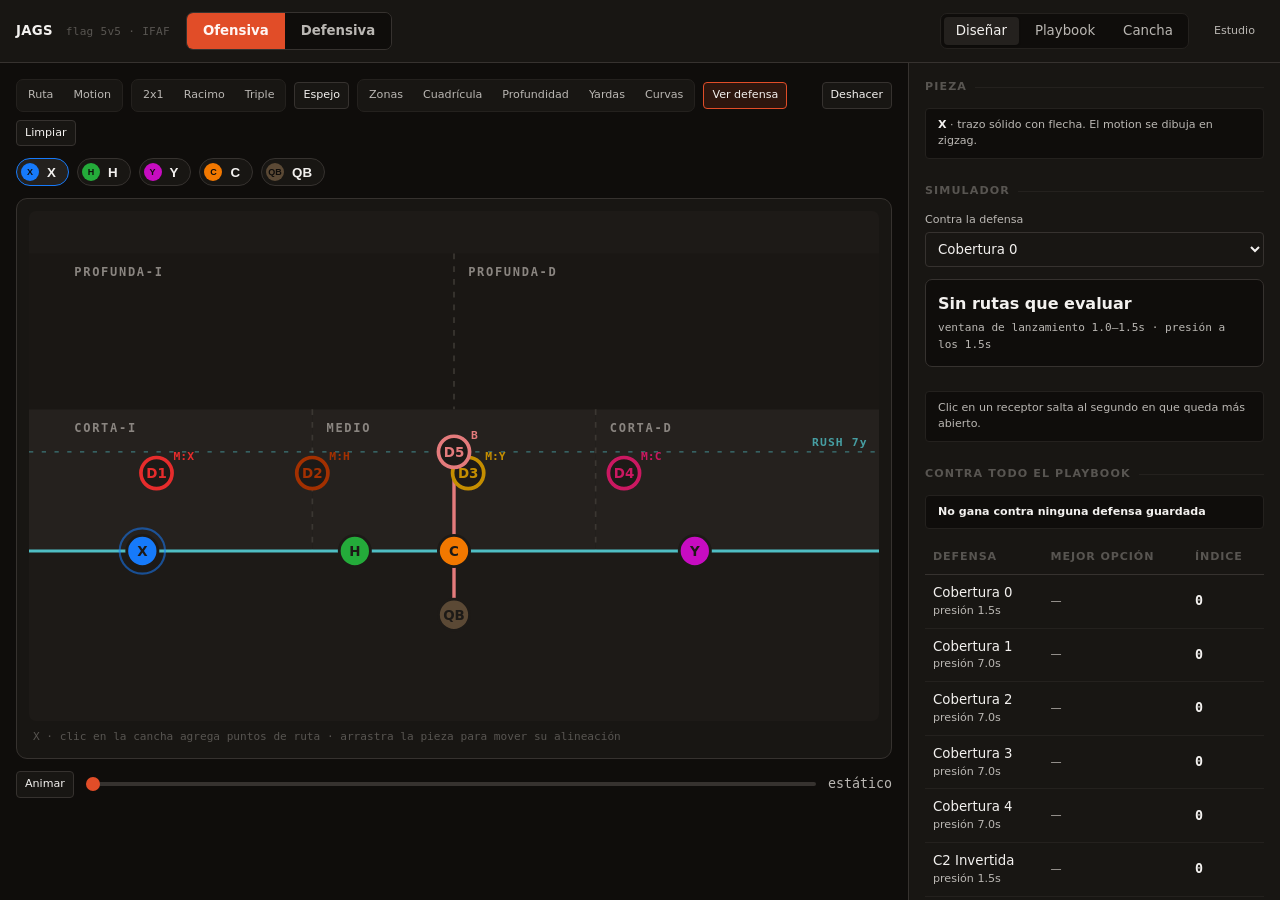
<file: index.html>
<!DOCTYPE html>
<html lang="es" data-mode="estudio">
<head>
<meta charset="UTF-8">
<meta name="viewport" content="width=device-width, initial-scale=1, viewport-fit=cover">
<title>JAGS · Diseñador de Jugadas</title>
<link rel="stylesheet" href="css/tokens.css">
<link rel="stylesheet" href="css/app.css">
</head>
<body>
<div class="app">

  <header class="topbar">
    <div class="brand">JAGS <span>flag 5v5 · IFAF</span></div>

    <div class="sideswitch" role="group" aria-label="Lado a diseñar">
      <button id="side-off" aria-pressed="true">Ofensiva</button>
      <button id="side-def" aria-pressed="false">Defensiva</button>
    </div>

    <div class="spacer"></div>

    <div class="tabs" role="tablist" aria-label="Superficie">
      <button class="tab" id="tab-design" role="tab" aria-selected="true">Diseñar</button>
      <button class="tab" id="tab-book" role="tab" aria-selected="false">Playbook</button>
      <button class="tab" id="tab-cancha" role="tab" aria-selected="false">Cancha</button>
    </div>

    <button class="btn ghost sm" id="mode-toggle" title="Modo de uso">Estudio</button>
  </header>

  <div class="main">

    <section class="stage" id="stage">
      <div class="toolbar">
        <div class="tgroup">
          <button class="btn ghost sm" id="t-route" aria-pressed="true">Ruta</button>
          <button class="btn ghost sm" id="t-motion" aria-pressed="false">Motion</button>
        </div>

        <div class="tgroup" id="formations">
          <button class="btn ghost sm" data-form="2x1" aria-pressed="true">2x1</button>
          <button class="btn ghost sm" data-form="bunch" aria-pressed="false">Racimo</button>
          <button class="btn ghost sm" data-form="trips" aria-pressed="false">Triple</button>
        </div>

        <button class="btn sm" id="b-mirror">Espejo</button>

        <div class="tgroup">
          <button class="btn ghost sm" id="t-zones" aria-pressed="true">Zonas</button>
          <button class="btn ghost sm" id="t-grid" aria-pressed="false">Cuadrícula</button>
          <button class="btn ghost sm" id="t-depths" aria-pressed="false">Profundidad</button>
          <button class="btn ghost sm" id="t-yards" aria-pressed="false">Yardas</button>
          <button class="btn ghost sm" id="t-smooth" aria-pressed="false">Curvas</button>
        </div>

        <button class="btn sm" id="t-rival" aria-pressed="true">Ver rival</button>

        <div class="spacer"></div>
        <button class="btn sm" id="b-undo">Deshacer</button>
        <button class="btn sm" id="b-clear">Limpiar</button>
      </div>

      <div class="pieces" id="pieces" role="group" aria-label="Pieza seleccionada"></div>

      <div class="fieldwrap">
        <svg id="field" viewBox="0 0 600 360" xmlns="http://www.w3.org/2000/svg" preserveAspectRatio="xMidYMid meet" role="img" aria-label="Cancha de diseño"></svg>
        <p class="hint" id="hint"></p>
      </div>

      <div class="scrub">
        <button class="btn sm" id="b-play">Animar</button>
        <input type="range" id="scrubber" min="0" max="450" value="0" step="5" aria-label="Reloj de la jugada">
        <span class="clock" id="clock">estático</span>
      </div>
    </section>

    <aside class="side" id="side"></aside>
    <section class="surface" id="book" hidden></section>
    <section class="surface" id="cancha" hidden></section>
  </div>
</div>

<!-- Versionado de módulos.
     GitHub Pages sirve los assets con max-age=600, y cada archivo vence en
     su propio momento: un módulo nuevo junto a uno viejo no queda
     "desactualizado", revienta con un error de export. El import map fija
     la MISMA versión para todos, así que o carga todo nuevo o todo viejo.
     Al publicar cambios de código, subí APP_V. -->
<script>
  window.APP_V = '2026-09-26a';
  (function () {
    var base = new URL('.', location.href).href;
    var mods = ['js/app.js', 'js/model.js', 'js/field.js', 'js/draw.js', 'js/sim.js',
                'js/store.js', 'js/print.js', 'js/ui/book.js', 'js/ui/cancha.js'];
    var map = { imports: {} };
    mods.forEach(function (m) { map.imports[base + m] = base + m + '?v=' + window.APP_V; });
    var im = document.createElement('script');
    im.type = 'importmap';
    im.textContent = JSON.stringify(map);
    document.head.appendChild(im);
    var entry = document.createElement('script');
    entry.type = 'module';
    entry.src = base + 'js/app.js?v=' + window.APP_V;
    document.head.appendChild(entry);
  })();
</script>
</body>
</html>
</file>
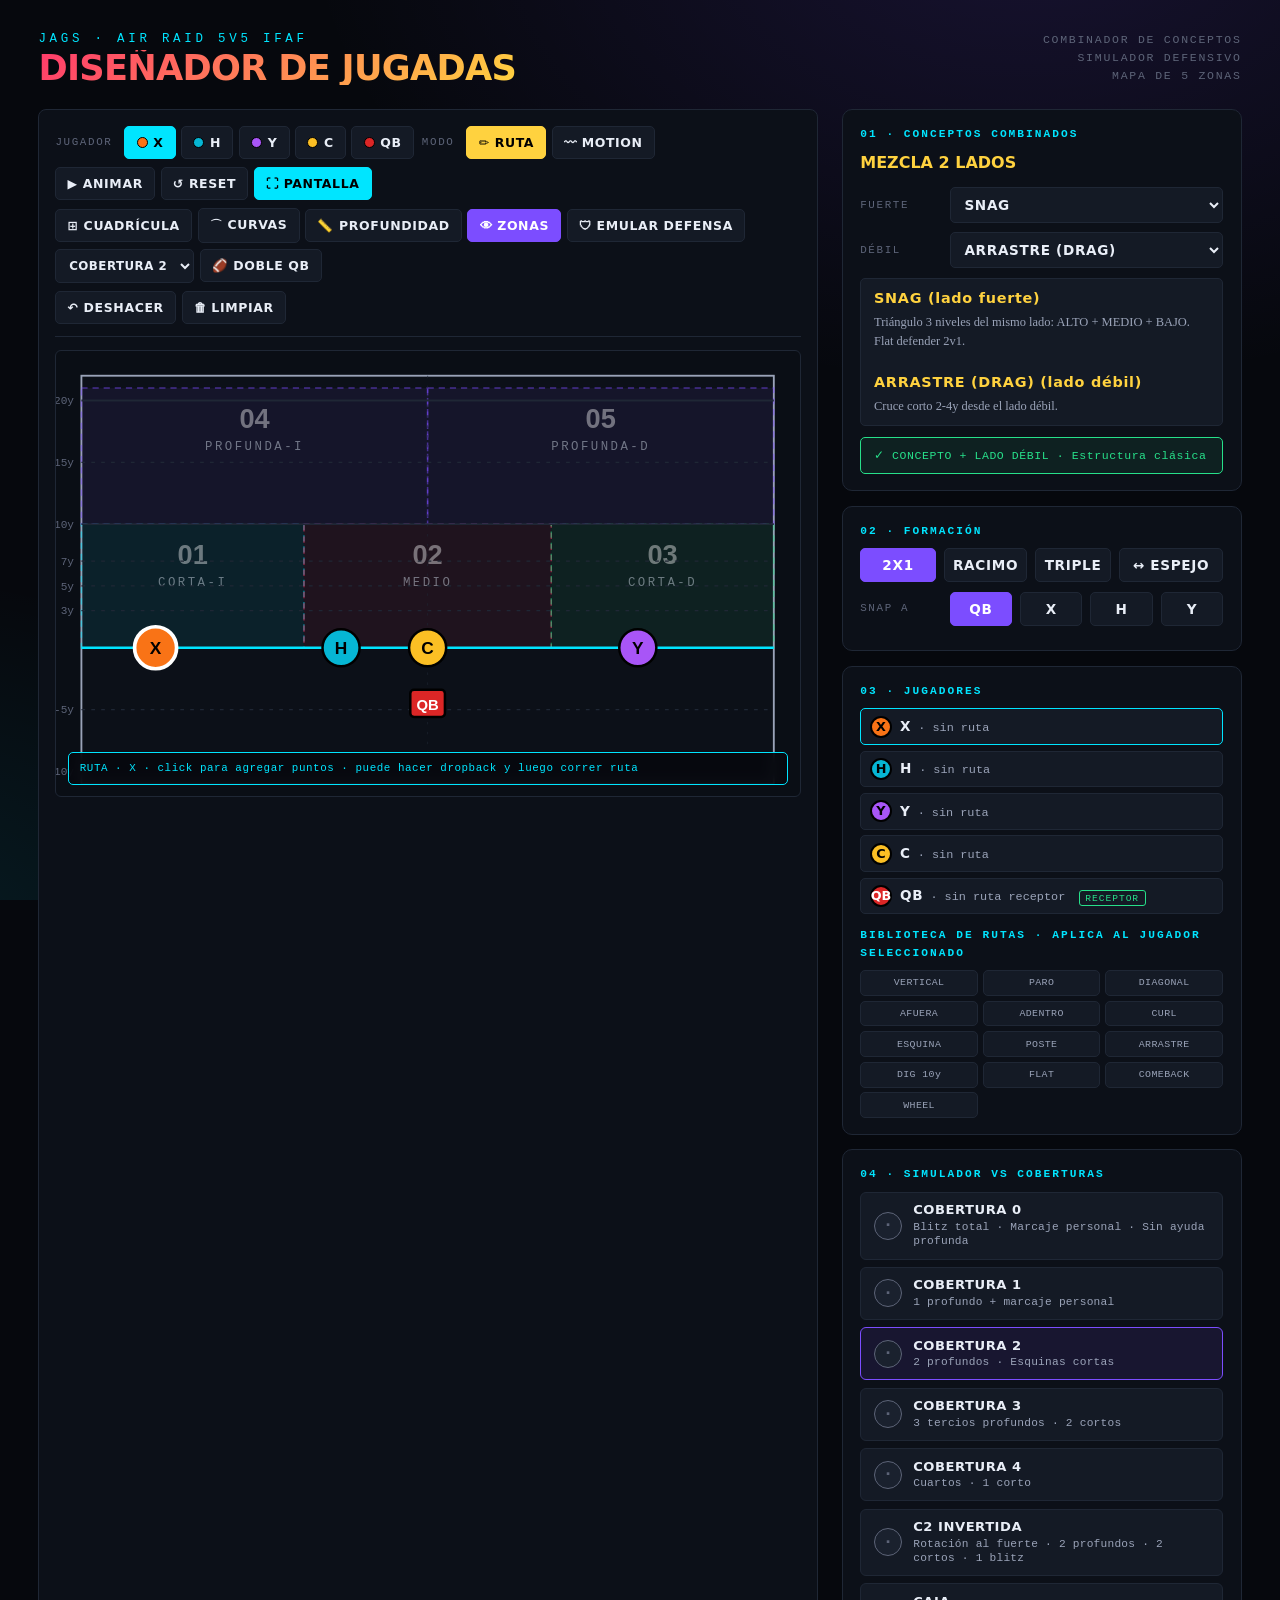
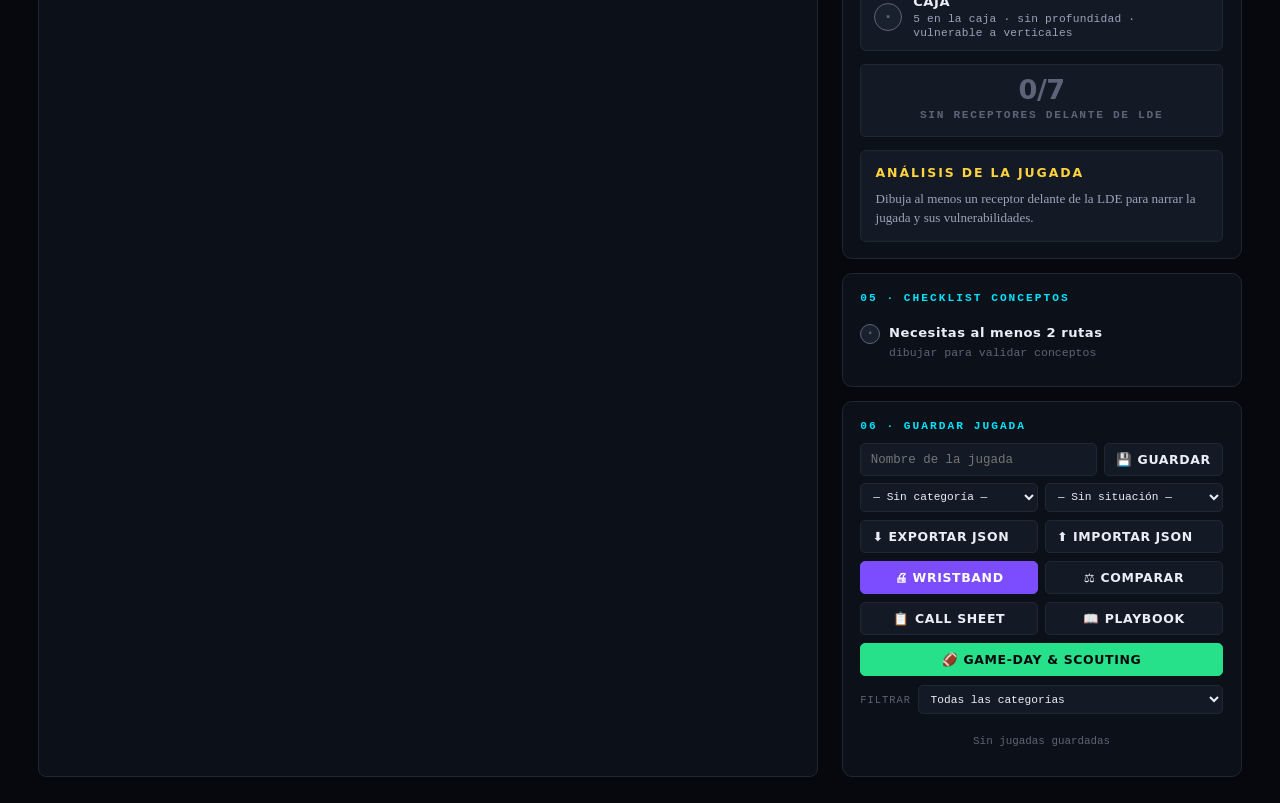
<file: legacy.html>
<!DOCTYPE html>
<html lang="es">
<head>
<meta charset="UTF-8">
<meta name="viewport" content="width=device-width, initial-scale=1.0">
<title>JAGS · Diseñador de Jugadas · Combinador + Simulador</title>
<style>
  :root{
    --bg-0:#06080d; --bg-1:#0c1018; --bg-2:#141a25; --bg-3:#1a212e;
    --ink:#e9eef7; --ink-dim:#9aa3b8; --ink-faint:#5d6478;
    --line:#1f2735;
    --accent:#00e5ff; --accent-2:#ff3b6b; --accent-3:#ffd23f; --accent-4:#7c4dff; --accent-5:#27e08a;
    --grad-akbal:linear-gradient(135deg,#7c4dff 0%,#00e5ff 100%);
    --grad-kinich:linear-gradient(135deg,#ff3b6b 0%,#ffd23f 100%);
  }
  *{box-sizing:border-box;margin:0;padding:0}
  body{
    background:var(--bg-0);color:var(--ink);
    font-family:'Iowan Old Style','Georgia',serif;line-height:1.55;
    min-height:100vh;
    padding:1.5rem clamp(1rem,3vw,2.5rem);
  }
  body::before{
    content:"";position:fixed;inset:0;z-index:-2;
    background:
      radial-gradient(ellipse 1200px 800px at 80% -10%, rgba(124,77,255,.15), transparent 60%),
      radial-gradient(ellipse 900px 700px at -10% 110%, rgba(0,229,255,.10), transparent 60%),
      var(--bg-0);
  }
  h1,h2,h3,h4{font-family:'Helvetica Neue','Arial Black',system-ui,sans-serif;font-weight:900;letter-spacing:-.01em;text-transform:uppercase}
  .header{margin-bottom:1.5rem;display:flex;justify-content:space-between;align-items:flex-end;flex-wrap:wrap;gap:1rem}
  .header h1{font-size:clamp(1.6rem,3vw,2.2rem);background:var(--grad-kinich);-webkit-background-clip:text;background-clip:text;color:transparent;line-height:1;letter-spacing:-.02em}
  .header .sub{font-family:'SF Mono','Menlo','Consolas',ui-monospace,monospace;font-size:.78rem;letter-spacing:.3em;color:var(--accent);margin-top:.4rem}
  .header-right{font-family:'SF Mono','Menlo','Consolas',ui-monospace,monospace;font-size:.72rem;color:var(--ink-faint);letter-spacing:.15em;text-align:right}

  .designer-app{display:grid;grid-template-columns:1fr 400px;gap:1.5rem}
  @media (max-width:1100px){.designer-app{grid-template-columns:1fr}}

  .canvas-panel{background:var(--bg-1);border:1px solid var(--line);border-radius:8px;padding:1rem}
  .d-toolbar{display:flex;gap:.5rem;flex-wrap:wrap;align-items:center;margin-bottom:.8rem;padding-bottom:.8rem;border-bottom:1px solid var(--line)}
  .d-tool-group{display:flex;gap:.35rem;align-items:center;flex-wrap:wrap}
  .d-tool-label{font-family:'SF Mono','Menlo','Consolas',ui-monospace,monospace;font-size:.68rem;color:var(--ink-faint);letter-spacing:.15em;margin-right:.4rem}
  .d-tool-btn{
    background:var(--bg-2);border:1px solid var(--line);color:var(--ink);
    padding:.5rem .7rem;border-radius:5px;cursor:pointer;
    font-family:'Helvetica Neue','Arial Black',system-ui,sans-serif;font-weight:700;font-size:.78rem;
    letter-spacing:.05em;text-transform:uppercase;transition:all .15s;
    display:flex;align-items:center;gap:.35rem;
  }
  .d-tool-btn:hover{border-color:var(--accent);transform:translateY(-1px)}
  .d-tool-btn.active{background:var(--accent);color:#000;border-color:var(--accent)}
  .d-tool-btn .d-swatch{width:11px;height:11px;border-radius:50%;border:1px solid #000}
  .d-tool-btn.d-danger:hover{border-color:var(--accent-2);color:var(--accent-2)}
  .d-tool-btn.d-toggle.active{background:var(--accent-4);color:#fff;border-color:var(--accent-4)}
  .d-tool-btn.d-mode.active{background:var(--accent-3);color:#000;border-color:var(--accent-3)}
  .d-tool-select{
    background:var(--bg-2);border:1px solid var(--line);color:var(--ink);
    padding:.5rem .55rem;border-radius:5px;cursor:pointer;
    font-family:'Helvetica Neue','Arial Black',system-ui,sans-serif;font-weight:700;
    font-size:.74rem;letter-spacing:.04em;text-transform:uppercase;
  }
  .d-tool-select:hover{border-color:var(--accent-4)}

  .d-canvas-wrap{position:relative;background:#0a0e15;border:1px solid var(--line);border-radius:6px;overflow:hidden;aspect-ratio:600 / 360;width:100%}
  #d-field{position:absolute;inset:0;width:100%;height:100%;cursor:crosshair;user-select:none;-webkit-user-select:none;touch-action:none}
  .d-hint{position:absolute;bottom:.7rem;left:.7rem;right:.7rem;background:rgba(6,8,13,.85);border:1px solid var(--accent);border-radius:5px;padding:.45rem .7rem;font-family:'SF Mono','Menlo','Consolas',ui-monospace,monospace;font-size:.68rem;color:var(--accent);letter-spacing:.05em;pointer-events:none;backdrop-filter:blur(6px)}

  .d-side{display:flex;flex-direction:column;gap:.9rem}
  .d-panel{background:var(--bg-1);border:1px solid var(--line);border-radius:10px;padding:1rem 1.1rem}
  .d-panel-num{font-family:'SF Mono','Menlo','Consolas',ui-monospace,monospace;color:var(--accent);font-size:.7rem;letter-spacing:.18em;margin-bottom:.5rem;font-weight:600;text-transform:uppercase}
  .d-panel-h3{font-size:1rem;margin-bottom:.7rem;color:var(--accent-3);letter-spacing:0;font-family:'Helvetica Neue','Arial Black',system-ui,sans-serif;text-transform:uppercase;font-weight:900}
  .d-panel-row{display:grid;grid-template-columns:80px 1fr;gap:.6rem;align-items:center;margin-bottom:.55rem}
  .d-panel-row label{font-family:'SF Mono','Menlo','Consolas',ui-monospace,monospace;font-size:.68rem;color:var(--ink-faint);letter-spacing:.15em}
  .d-select{
    width:100%;background:var(--bg-2);border:1px solid var(--line);color:var(--ink);
    padding:.5rem .6rem;border-radius:5px;
    font-family:'Helvetica Neue','Arial Black',system-ui,sans-serif;font-weight:700;font-size:.85rem;
    letter-spacing:.05em;text-transform:uppercase;cursor:pointer;
  }
  .d-select:hover{border-color:var(--accent)}
  .d-concept-info{margin-top:.6rem;background:var(--bg-2);border:1px solid var(--line);border-radius:5px;padding:.55rem .8rem;font-size:.78rem;color:var(--ink-dim);font-family:'Iowan Old Style','Georgia',serif}
  .d-concept-info b{color:var(--accent-3);font-family:'Helvetica Neue','Arial Black',system-ui,sans-serif;font-size:.9rem;letter-spacing:.05em;display:block;margin-bottom:.2rem}

  .d-warn{margin-top:.7rem;padding:.55rem .8rem;border-radius:5px;font-family:'SF Mono','Menlo','Consolas',ui-monospace,monospace;font-size:.72rem;letter-spacing:.05em;border:1px solid;display:flex;align-items:center;gap:.5rem}
  .d-warn.bad{background:rgba(255,59,107,.08);border-color:var(--accent-2);color:var(--accent-2)}
  .d-warn.ok{background:rgba(39,224,138,.08);border-color:var(--accent-5);color:var(--accent-5)}

  .d-formation-row{display:flex;gap:.5rem}
  .d-formation-btn{flex:1;background:var(--bg-2);border:1px solid var(--line);color:var(--ink);padding:.5rem;border-radius:5px;cursor:pointer;font-family:'Helvetica Neue','Arial Black',system-ui,sans-serif;font-weight:700;font-size:.85rem;letter-spacing:.05em;text-transform:uppercase;transition:all .15s}
  .d-formation-btn:hover{border-color:var(--accent-4)}
  .d-formation-btn.active{background:var(--accent-4);color:#fff;border-color:var(--accent-4)}

  .d-players-list{display:flex;flex-direction:column;gap:.35rem}
  .d-route-lib{display:grid;grid-template-columns:repeat(3,1fr);gap:.3rem;margin-top:.5rem}
  .d-route-btn{
    background:var(--bg-2);border:1px solid var(--line);color:var(--ink-dim);
    padding:.4rem .2rem;border-radius:5px;cursor:pointer;
    font-family:'SF Mono','Menlo','Consolas',ui-monospace,monospace;
    font-size:.62rem;letter-spacing:.04em;transition:all .12s;text-align:center;
  }
  .d-route-btn:hover{border-color:var(--accent-3);color:var(--ink);background:var(--bg-3)}
  .d-player-row{display:flex;align-items:center;gap:.5rem;padding:.4rem .55rem;background:var(--bg-2);border:1px solid var(--line);border-radius:5px;cursor:pointer;transition:border-color .15s}
  .d-player-row.selected{border-color:var(--accent)}
  .d-player-dot{width:22px;height:22px;border-radius:50%;display:flex;align-items:center;justify-content:center;font-family:'Helvetica Neue','Arial Black',system-ui,sans-serif;font-weight:900;font-size:.8rem;color:#000;border:2px solid #000;flex-shrink:0}
  .d-player-info{flex:1;font-size:.74rem;color:var(--ink-dim);font-family:'SF Mono','Menlo','Consolas',ui-monospace,monospace}
  .d-player-info b{color:var(--ink);font-family:'Helvetica Neue','Arial Black',system-ui,sans-serif;letter-spacing:.05em;font-size:.85rem}
  .d-player-zone{color:var(--accent-3);font-size:.7rem}
  .d-player-clear{background:transparent;border:1px solid var(--line);color:var(--ink-faint);padding:.2rem .4rem;border-radius:4px;cursor:pointer;font-size:.62rem;font-family:'SF Mono','Menlo','Consolas',ui-monospace,monospace;letter-spacing:.1em}
  .d-player-clear:hover{border-color:var(--accent-2);color:var(--accent-2)}

  .d-cov-list{display:flex;flex-direction:column;gap:.45rem}
  .d-cov-row{
    display:grid;
    grid-template-columns:auto 1fr auto;
    grid-template-areas:
      "icon name badges"
      "icon detail detail";
    column-gap:.7rem;row-gap:.15rem;
    align-items:center;
    padding:.6rem .8rem;
    background:var(--bg-2);
    border:1px solid var(--line);
    border-radius:6px;
    cursor:pointer;
    transition:border-color .15s, background .15s;
  }
  .d-cov-row:hover{border-color:var(--accent-4)}
  .d-cov-row.selected{border-color:var(--accent-4);background:rgba(124,77,255,.10)}
  .d-cov-icon{
    grid-area:icon;
    width:28px;height:28px;border-radius:50%;
    display:flex;align-items:center;justify-content:center;
    font-weight:900;font-size:.92rem;
    font-family:'Helvetica Neue','Arial Black',system-ui,sans-serif;
    flex-shrink:0;
  }
  .d-cov-icon.ok{background:var(--accent-5);color:#000}
  .d-cov-icon.bad{background:var(--accent-2);color:#fff}
  .d-cov-icon.empty{background:var(--bg-3);color:var(--ink-faint);border:1px solid var(--ink-faint)}
  .d-cov-name{
    grid-area:name;
    font-family:'Helvetica Neue','Arial Black',system-ui,sans-serif;
    font-weight:700;letter-spacing:.04em;
    color:var(--ink);font-size:.82rem;
    text-transform:uppercase;
    line-height:1.15;
  }
  .d-cov-detail{
    grid-area:detail;
    color:var(--ink-dim);
    font-size:.7rem;
    font-family:'SF Mono','Menlo','Consolas',ui-monospace,monospace;
    letter-spacing:.02em;
    line-height:1.3;
  }
  .d-cov-open{
    grid-area:badges;
    display:flex;gap:.25rem;flex-wrap:nowrap;
    align-items:center;
  }
  .d-cov-open span{
    display:inline-flex;align-items:center;justify-content:center;
    width:20px;height:20px;border-radius:50%;
    font-size:.7rem;font-weight:900;
    color:#000;
    font-family:'Helvetica Neue','Arial Black',system-ui,sans-serif;
    border:1.5px solid rgba(0,0,0,0.4);
  }

  .d-verdict{margin-top:.8rem;padding:.7rem .9rem;border-radius:5px;text-align:center;border:1px solid}
  .d-verdict.good{background:rgba(39,224,138,.08);border-color:var(--accent-5);color:var(--accent-5)}
  .d-verdict.bad{background:rgba(255,59,107,.08);border-color:var(--accent-2);color:var(--accent-2)}
  .d-verdict.empty{background:var(--bg-2);border-color:var(--line);color:var(--ink-faint)}
  .d-verdict-num{font-family:'Helvetica Neue','Arial Black',system-ui,sans-serif;font-weight:900;font-size:1.7rem;line-height:1;letter-spacing:-.02em}
  .d-verdict-label{font-family:'SF Mono','Menlo','Consolas',ui-monospace,monospace;font-size:.7rem;letter-spacing:.15em;margin-top:.25rem;font-weight:600}

  .d-narrative{margin-top:.8rem;background:var(--bg-2);border:1px solid var(--line);border-radius:6px;padding:.8rem .9rem;font-size:.82rem;color:var(--ink-dim);font-family:'Iowan Old Style','Georgia',serif;line-height:1.5}
  .d-narrative h5{font-family:'Helvetica Neue','Arial Black',system-ui,sans-serif;font-weight:900;font-size:.78rem;letter-spacing:.15em;color:var(--accent-3);text-transform:uppercase;margin-bottom:.4rem}
  .d-narrative p{margin:0 0 .4rem}
  .d-narrative p:last-child{margin-bottom:0}
  .d-narrative .nb{color:var(--accent-5);font-weight:600}
  .d-narrative .nr{color:var(--accent-2);font-weight:600}
  .d-narrative .ny{color:var(--accent-3);font-weight:600}
  .d-narrative .nc{color:var(--accent);font-family:'SF Mono','Menlo','Consolas',ui-monospace,monospace;font-size:.78rem;padding:.05rem .3rem;border:1px solid var(--accent);border-radius:3px;letter-spacing:.05em}

  .d-checklist{list-style:none;padding:0;margin:.4rem 0 0;max-height:240px;overflow-y:auto}
  .d-check-item{display:flex;align-items:flex-start;gap:.55rem;padding:.45rem 0;border-bottom:1px dashed var(--line)}
  .d-check-item:last-child{border-bottom:none}
  .d-check-icon{flex-shrink:0;width:20px;height:20px;border-radius:50%;display:flex;align-items:center;justify-content:center;font-weight:900;font-size:.72rem;font-family:'Helvetica Neue','Arial Black',system-ui,sans-serif;margin-top:.05rem}
  .d-check-icon.pending{background:var(--bg-3);color:var(--ink-faint);border:1px solid var(--ink-faint)}
  .d-check-icon.ok{background:var(--accent-5);color:#000}
  .d-check-icon.fail{background:var(--accent-2);color:#fff}
  .d-check-text{flex:1;font-size:.78rem}
  .d-check-text b{color:var(--ink);font-family:'Helvetica Neue','Arial Black',system-ui,sans-serif;letter-spacing:.04em;font-size:.82rem;display:block}
  .d-check-text span{color:var(--ink-faint);font-size:.72rem;font-family:'SF Mono','Menlo','Consolas',ui-monospace,monospace}
  .d-check-side{font-family:'SF Mono','Menlo','Consolas',ui-monospace,monospace;font-size:.6rem;letter-spacing:.1em;color:var(--accent-4);padding:.1rem .35rem;border:1px solid var(--accent-4);border-radius:3px;margin-left:.4rem}

  .d-save-row{display:flex;gap:.4rem;flex-wrap:wrap}
  .d-saved-list{margin-top:.6rem;display:flex;flex-direction:column;gap:.3rem;max-height:220px;overflow-y:auto}
  .d-saved-item{display:flex;align-items:center;gap:.4rem;padding:.4rem .6rem;background:var(--bg-2);border:1px solid var(--line);border-radius:4px;font-family:'SF Mono','Menlo','Consolas',ui-monospace,monospace;font-size:.72rem}
  .d-saved-item .d-saved-main{flex:1;cursor:pointer;color:var(--ink-dim);min-width:0}
  .d-saved-item .d-saved-main:hover{color:var(--accent)}
  .d-saved-item b{color:var(--ink);font-family:'Helvetica Neue','Arial Black',system-ui,sans-serif;letter-spacing:.05em;font-size:.8rem;display:block}
  .d-saved-cat{display:inline-block;font-size:.58rem;font-weight:700;letter-spacing:.06em;padding:.1rem .35rem;border-radius:3px;color:#06080d;text-transform:uppercase}
  .d-saved-sit{color:var(--ink-faint);font-size:.62rem;letter-spacing:.04em}
  .d-saved-edit{background:transparent;border:1px solid var(--line);color:var(--ink-faint);width:24px;height:24px;border-radius:4px;cursor:pointer;font-size:.7rem;flex-shrink:0}
  .d-saved-edit:hover{border-color:var(--accent-3);color:var(--accent-3)}
  .d-meta-select{
    background:var(--bg-2);border:1px solid var(--line);color:var(--ink);
    padding:.4rem .5rem;border-radius:5px;cursor:pointer;
    font-family:'SF Mono','Menlo','Consolas',ui-monospace,monospace;font-size:.7rem;
  }
  .d-meta-select:hover{border-color:var(--accent-3)}

  footer{margin-top:2rem;padding-top:1.2rem;border-top:1px solid var(--line);text-align:center;font-family:'SF Mono','Menlo','Consolas',ui-monospace,monospace;font-size:.7rem;color:var(--ink-faint);letter-spacing:.2em}

  /* ============== MODAL WRISTBAND ============== */
  .wb-overlay{
    display:none;position:fixed;inset:0;z-index:100;
    background:rgba(6,8,13,.88);backdrop-filter:blur(4px);
    align-items:center;justify-content:center;padding:1.5rem;
  }
  .wb-overlay.open{display:flex}
  .wb-modal{
    background:var(--bg-1);border:1px solid var(--line);border-radius:12px;
    width:min(1000px,100%);max-height:92vh;display:flex;flex-direction:column;
    box-shadow:0 30px 80px rgba(0,0,0,.6);
  }
  .wb-modal-head{
    display:flex;align-items:center;justify-content:space-between;
    padding:1.1rem 1.4rem;border-bottom:1px solid var(--line);
  }
  .wb-modal-head h2{font-family:'Helvetica Neue','Arial Black',system-ui,sans-serif;font-weight:900;font-size:1.1rem;letter-spacing:-.01em;color:var(--accent-3);text-transform:uppercase}
  .wb-x{background:var(--bg-2);border:1px solid var(--line);color:var(--ink-dim);width:32px;height:32px;border-radius:6px;cursor:pointer;font-size:1rem}
  .wb-x:hover{border-color:var(--accent-2);color:var(--accent-2)}
  .wb-modal-body{display:grid;grid-template-columns:1fr 1fr;gap:1.2rem;padding:1.3rem;overflow-y:auto}
  @media (max-width:760px){.wb-modal-body{grid-template-columns:1fr}}
  .wb-col{display:flex;flex-direction:column;gap:1.2rem}
  .wb-section h4{
    font-family:'SF Mono','Menlo','Consolas',ui-monospace,monospace;
    font-size:.68rem;letter-spacing:.16em;color:var(--accent);
    margin-bottom:.6rem;font-weight:600;text-transform:uppercase;
  }
  /* ===== TARJETA DE WRISTBAND (tamaño fijo, celdas legibles) ===== */
  .wb-layouts{display:grid;grid-template-columns:repeat(3,1fr);gap:.5rem}
  .wb-layout-btn{background:var(--bg-2);border:1px solid var(--line);border-radius:7px;padding:.6rem .4rem;cursor:pointer;text-align:center;transition:all .15s}
  .wb-layout-btn:hover{border-color:var(--accent-4)}
  .wb-layout-btn.active{border-color:var(--accent-4);background:rgba(124,77,255,.12)}
  .wb-layout-grid{display:grid;gap:2px;margin:0 auto .4rem;width:54px;height:34px}
  .wb-layout-grid div{background:var(--ink-faint);border-radius:1px}
  .wb-layout-btn.active .wb-layout-grid div{background:var(--accent-4)}
  .wb-layout-btn span{font-family:'Helvetica Neue','Arial Black',system-ui,sans-serif;font-weight:700;font-size:.72rem;color:var(--ink-dim);letter-spacing:.03em}
  .wb-layout-btn.active span{color:var(--ink)}
  .wb-card{background:#fff;display:grid;gap:4px;padding:5px;border:1.5px solid #000;border-radius:5px;box-sizing:border-box}
  .wb-pcell{position:relative;border:1.5px dashed #94a3b8;border-radius:5px;overflow:hidden;background:#fff}
  .wb-pnum{
    position:absolute;top:4px;left:4px;z-index:3;
    background:#0f172a;color:#fff;
    min-width:18px;height:18px;border-radius:4px;
    display:flex;align-items:center;justify-content:center;
    font-family:'Helvetica Neue','Arial Black',system-ui,sans-serif;
    font-weight:900;font-size:10px;padding:0 4px;
  }
  .wb-pname{
    position:absolute;top:5px;right:5px;z-index:3;
    font-family:'Helvetica Neue','Arial Black',system-ui,sans-serif;
    font-weight:700;font-size:7px;color:#475569;text-transform:uppercase;
    max-width:55%;overflow:hidden;text-overflow:ellipsis;white-space:nowrap;text-align:right;
  }
  .wb-pcell svg{display:block;width:100%;height:100%}

  .wb-toolbar{display:flex;align-items:center;gap:.5rem;margin-bottom:.5rem}
  .wb-mini-btn{background:var(--bg-2);border:1px solid var(--line);color:var(--ink-dim);padding:.3rem .6rem;border-radius:5px;cursor:pointer;font-family:'SF Mono','Menlo','Consolas',ui-monospace,monospace;font-size:.68rem}
  .wb-mini-btn:hover{border-color:var(--accent);color:var(--ink)}
  .wb-count{font-family:'SF Mono','Menlo','Consolas',ui-monospace,monospace;font-size:.68rem;color:var(--ink-faint);margin-left:auto}
  .wb-plays{display:flex;flex-direction:column;gap:.3rem;max-height:240px;overflow-y:auto}
  .wb-play-item{
    display:flex;align-items:center;gap:.6rem;padding:.45rem .6rem;
    background:var(--bg-2);border:1px solid var(--line);border-radius:5px;cursor:pointer;
  }
  .wb-play-item:hover{border-color:var(--accent)}
  .wb-play-item.sel{border-color:var(--accent-5);background:rgba(39,224,138,.07)}
  .wb-play-check{width:18px;height:18px;border-radius:4px;border:1.5px solid var(--ink-faint);flex-shrink:0;display:flex;align-items:center;justify-content:center;font-size:.7rem;font-weight:900}
  .wb-play-item.sel .wb-play-check{background:var(--accent-5);border-color:var(--accent-5);color:#000}
  .wb-play-name{font-family:'Helvetica Neue','Arial Black',system-ui,sans-serif;font-weight:700;font-size:.82rem;color:var(--ink);flex:1}
  .wb-play-meta{font-family:'SF Mono','Menlo','Consolas',ui-monospace,monospace;font-size:.66rem;color:var(--ink-faint)}
  .wb-empty{padding:1rem;text-align:center;color:var(--ink-faint);font-family:'SF Mono','Menlo','Consolas',ui-monospace,monospace;font-size:.72rem}
  .wb-opt-row{display:grid;grid-template-columns:90px 1fr;gap:.6rem;align-items:center;margin-bottom:.5rem}
  .wb-opt-row label{font-family:'SF Mono','Menlo','Consolas',ui-monospace,monospace;font-size:.68rem;color:var(--ink-faint);letter-spacing:.08em}
  .wb-chips{display:flex;gap:.3rem;flex-wrap:wrap}
  .wb-chip{
    background:var(--bg-2);border:1px solid var(--line);color:var(--ink-dim);
    padding:.32rem .55rem;border-radius:5px;cursor:pointer;
    font-family:'SF Mono','Menlo','Consolas',ui-monospace,monospace;font-size:.7rem;transition:all .12s;
  }
  .wb-chip:hover{border-color:var(--accent)}
  .wb-chip.active{background:var(--accent);color:#000;border-color:var(--accent);font-weight:700}
  .wb-preview{background:#fff;border:1px solid var(--line);border-radius:6px;padding:8px;min-height:120px;display:flex;align-items:center;justify-content:center}
  .wb-preview svg{max-width:100%;height:auto}
  .wb-modal-foot{
    display:flex;align-items:center;justify-content:space-between;gap:1rem;
    padding:1rem 1.4rem;border-top:1px solid var(--line);
  }
  .wb-summary{font-family:'SF Mono','Menlo','Consolas',ui-monospace,monospace;font-size:.72rem;color:var(--ink-dim)}
  .wb-print-btn{
    background:var(--grad-kinich);color:#06080d;border:none;border-radius:7px;
    padding:.7rem 1.4rem;cursor:pointer;
    font-family:'Helvetica Neue','Arial Black',system-ui,sans-serif;font-weight:900;
    font-size:.9rem;letter-spacing:.03em;text-transform:uppercase;
  }
  .wb-print-btn:hover{filter:brightness(1.1)}
  #wb-print-area{display:none}
  .cmp-diagram{background:#fff;border:1px solid var(--line);border-radius:6px;padding:6px}
  .cmp-diagram svg{display:block;width:100%;height:auto}
  .cmp-info{margin-top:.7rem;background:var(--bg-2);border:1px solid var(--line);border-radius:6px;padding:.7rem .85rem;font-size:.78rem;color:var(--ink-dim);font-family:'Iowan Old Style','Georgia',serif;line-height:1.5}
  .cmp-info b{color:var(--accent-3);font-family:'Helvetica Neue','Arial Black',system-ui,sans-serif;font-size:.8rem;display:block;margin-bottom:.3rem;letter-spacing:.03em}
  .cmp-info .cmp-cov{display:flex;flex-wrap:wrap;gap:.3rem;margin-top:.4rem}
  .cmp-info .cmp-cov span{font-family:'SF Mono','Menlo','Consolas',ui-monospace,monospace;font-size:.64rem;padding:.15rem .4rem;border-radius:3px;border:1px solid}
  .cmp-info .cmp-cov span.ok{border-color:var(--accent-5);color:var(--accent-5);background:rgba(39,224,138,.08)}
  .cmp-info .cmp-cov span.bad{border-color:var(--accent-2);color:var(--accent-2);background:rgba(255,59,107,.08)}

  /* etiqueta de celda (número/nombre de jugada) — vale para preview e impresión */
  .wb-cell-label{
    position:absolute;top:0;left:0;right:0;z-index:2;
    background:rgba(15,23,42,.92);color:#fff;
    font-family:'Helvetica Neue','Arial Black',system-ui,sans-serif;
    font-weight:900;font-size:8px;letter-spacing:.03em;
    padding:2px 4px;text-transform:uppercase;
    white-space:nowrap;overflow:hidden;text-overflow:ellipsis;
  }

  .cs-input{
    width:100%;background:var(--bg-2);border:1px solid var(--line);color:var(--ink);
    padding:.45rem .6rem;border-radius:5px;
    font-family:'SF Mono','Menlo','Consolas',ui-monospace,monospace;font-size:.78rem;
  }
  #cs-print-area,#pb-print-area,#gd-print-area{display:none}

  /* ===== GAME-DAY ===== */
  .gd-log{display:flex;flex-direction:column;gap:.25rem;max-height:200px;overflow-y:auto}
  .gd-log-row{display:flex;align-items:center;gap:.5rem;padding:.35rem .55rem;background:var(--bg-2);border:1px solid var(--line);border-radius:4px;font-family:'SF Mono','Menlo','Consolas',ui-monospace,monospace;font-size:.7rem}
  .gd-log-row .gd-n{color:var(--ink-faint);min-width:22px}
  .gd-log-row .gd-pl{flex:1;color:var(--ink);font-weight:700;min-width:0;overflow:hidden;text-overflow:ellipsis;white-space:nowrap}
  .gd-log-row .gd-vs{color:var(--ink-faint);font-size:.64rem}
  .gd-res{font-weight:900;font-size:.62rem;padding:.1rem .4rem;border-radius:3px;letter-spacing:.04em}
  .gd-res.td{background:var(--accent-5);color:#06080d}
  .gd-res.bueno{background:rgba(39,224,138,.2);color:var(--accent-5);border:1px solid var(--accent-5)}
  .gd-res.neutro{background:var(--bg-3);color:var(--ink-dim);border:1px solid var(--ink-faint)}
  .gd-res.malo{background:rgba(255,59,107,.18);color:var(--accent-2);border:1px solid var(--accent-2)}
  .gd-log-del{background:transparent;border:1px solid var(--line);color:var(--ink-faint);width:20px;height:20px;border-radius:3px;cursor:pointer;font-size:.6rem;flex-shrink:0}
  .gd-log-del:hover{border-color:var(--accent-2);color:var(--accent-2)}
  .gd-stats{display:flex;flex-direction:column;gap:.3rem;max-height:200px;overflow-y:auto}
  .gd-stat-row{display:grid;grid-template-columns:1fr auto;gap:.5rem;align-items:center;padding:.4rem .6rem;background:var(--bg-2);border:1px solid var(--line);border-radius:5px}
  .gd-stat-name{font-family:'Helvetica Neue','Arial Black',system-ui,sans-serif;font-weight:700;font-size:.8rem;color:var(--ink)}
  .gd-stat-bar{height:6px;background:var(--bg-3);border-radius:3px;overflow:hidden;margin-top:.25rem}
  .gd-stat-bar i{display:block;height:100%;background:var(--grad-akbal)}
  .gd-stat-pct{font-family:'Helvetica Neue','Arial Black',system-ui,sans-serif;font-weight:900;font-size:1rem;text-align:right}
  .gd-stat-sub{font-family:'SF Mono','Menlo','Consolas',ui-monospace,monospace;font-size:.62rem;color:var(--ink-faint)}
  .gd-cov-tally{display:flex;flex-wrap:wrap;gap:.4rem}
  .gd-cov-pill{font-family:'SF Mono','Menlo','Consolas',ui-monospace,monospace;font-size:.72rem;padding:.3rem .6rem;border-radius:5px;background:var(--bg-2);border:1px solid var(--line);color:var(--ink-dim)}
  .gd-cov-pill b{color:var(--accent);font-family:'Helvetica Neue','Arial Black',system-ui,sans-serif}
  .gd-empty{padding:.6rem;text-align:center;color:var(--ink-faint);font-family:'SF Mono','Menlo','Consolas',ui-monospace,monospace;font-size:.68rem}

  /* ===== CALL SHEET (layout compartido pantalla + impresión) ===== */
  .cs-sheet{margin:0 auto;font-family:'Helvetica Neue',Arial,sans-serif;color:#000;background:#fff}
  .cs-sheet + .cs-sheet{margin-top:18px;padding-top:18px;border-top:2px dashed #94a3b8}
  .cs-head{border-bottom:3px solid #000;padding-bottom:6px;margin-bottom:10px}
  .cs-head .cs-t1{font-size:22px;font-weight:900;letter-spacing:-.01em}
  .cs-head .cs-t2{font-size:12px;color:#444;margin-top:2px}
  .cs-grid{display:grid;grid-template-columns:1fr 1fr;gap:8px}
  .cs-cell{border:1.5px solid #000;border-radius:4px;overflow:hidden}
  .cs-cell-h{background:#0f172a;color:#fff;padding:3px 7px;display:flex;justify-content:space-between;align-items:baseline}
  .cs-cell-h .cs-n{font-size:14px;font-weight:900}
  .cs-cell-h .cs-c{font-size:9px;letter-spacing:.05em;opacity:.85}
  .cs-cell svg{display:block;width:100%;height:auto}

  /* ============== ESTILOS DE IMPRESIÓN ============== */
  @media print {
    body{background:#fff;padding:0;margin:0}
    body::before{display:none}
    body > .header, body > .designer-app, .wb-overlay { display:none !important }

    /* --- WRISTBAND · tarjetas de tamaño fijo apiladas --- */
    body.print-wb #wb-print-area{display:block !important;padding:0.12in 0}
    .wb-card{page-break-inside:avoid;margin:0 auto 0.16in}
    .wb-pcell{page-break-inside:avoid}
    .wb-pnum{-webkit-print-color-adjust:exact;print-color-adjust:exact}

    /* --- CALL SHEET --- */
    body.print-cs #cs-print-area{display:block !important}
    .cs-sheet{width:7.5in;page-break-after:always}
    .cs-sheet:last-child{page-break-after:auto}
    .cs-sheet + .cs-sheet{margin-top:0;padding-top:0;border-top:none}
    .cs-cell{page-break-inside:avoid}
    .cs-cell-h{-webkit-print-color-adjust:exact;print-color-adjust:exact}

    /* --- PLAYBOOK --- */
    body.print-pb #pb-print-area{display:block !important}
    .pb-page{page-break-after:always;padding:0.4in 0.5in;font-family:'Helvetica Neue',Arial,sans-serif;color:#000}
    .pb-page:last-child{page-break-after:auto}
    .pb-title{font-size:24px;font-weight:900;letter-spacing:-.01em;border-bottom:3px solid #000;padding-bottom:4px}
    .pb-sub{font-size:12px;color:#444;margin:3px 0 10px}
    .pb-diagram{border:1.5px solid #000;border-radius:4px;overflow:hidden}
    .pb-diagram svg{display:block;width:100%;height:auto}
    .pb-h{font-size:11px;font-weight:900;letter-spacing:.1em;margin:12px 0 5px;color:#0f172a;border-bottom:1px solid #999;padding-bottom:2px}
    .pb-cov-table{width:100%;border-collapse:collapse;font-size:10px}
    .pb-cov-table td{border:1px solid #bbb;padding:3px 6px}
    .pb-cov-table td.pb-cn{font-weight:900;width:90px}
    .pb-cov-table td.ok{background:#dcfce7;-webkit-print-color-adjust:exact;print-color-adjust:exact}
    .pb-cov-table td.bad{background:#fee2e2;-webkit-print-color-adjust:exact;print-color-adjust:exact}
    .pb-notes{font-size:10.5px;line-height:1.55;color:#222}
    .pb-notes .pb-blank{border-bottom:1px solid #ccc;height:16px;margin-top:4px}
    /* narrativa completa dentro del Playbook (colores legibles en papel) */
    .pb-narrative p{margin:0 0 5px}
    .pb-narrative .nc{font-family:'SF Mono',Menlo,Consolas,monospace;font-size:9px;border:1px solid #94a3b8;border-radius:3px;padding:.5px 3px;color:#0f172a}
    .pb-narrative .nb{color:#15803d;font-weight:700}
    .pb-narrative .ny{color:#b45309;font-weight:700}
    .pb-narrative .nr{color:#b91c1c;font-weight:700}
    .pb-narrative strong{color:#0f172a}
    .pb-narrative em{font-style:italic;color:#555}

    /* --- GAME-DAY REPORTE --- */
    body.print-gd #gd-print-area{display:block !important}
    .gd-report{padding:0.4in 0.5in;font-family:'Helvetica Neue',Arial,sans-serif;color:#000}
    .gd-report h1{font-size:22px;font-weight:900;border-bottom:3px solid #000;padding-bottom:4px;margin:0}
    .gd-report .gd-rsub{font-size:12px;color:#444;margin:3px 0 12px}
    .gd-report h2{font-size:11px;font-weight:900;letter-spacing:.1em;margin:14px 0 5px;border-bottom:1px solid #999;padding-bottom:2px}
    .gd-report table{width:100%;border-collapse:collapse;font-size:10px}
    .gd-report td,.gd-report th{border:1px solid #bbb;padding:3px 6px;text-align:left}
    .gd-report th{background:#0f172a;color:#fff;-webkit-print-color-adjust:exact;print-color-adjust:exact}
    .gd-report .gd-notes-box{font-size:10.5px;line-height:1.55;white-space:pre-wrap;border:1px solid #bbb;padding:8px;min-height:60px}

    .wb-pcell svg *, .cs-cell svg *, .pb-diagram svg *{-webkit-print-color-adjust:exact;print-color-adjust:exact}
    @page{margin:0.4in}
  }

  /* ============== MODO PANTALLA COMPLETA / PRESENTACIÓN ============== */
  #d-exit-fs{
    display:none;
    position:fixed;top:12px;right:12px;z-index:95;
    width:46px;height:46px;border-radius:50%;
    background:var(--accent-2);color:#fff;border:2px solid #fff;
    font-size:1.25rem;font-weight:900;cursor:pointer;line-height:1;
    box-shadow:0 4px 18px rgba(0,0,0,.55);
    align-items:center;justify-content:center;
  }
  body.presentation #d-exit-fs{display:flex}
  body.presentation{padding:0;overflow:hidden;height:100vh}
  body.presentation .header{display:none}
  body.presentation .d-side{display:none}
  body.presentation .designer-app{grid-template-columns:1fr;gap:0;height:100vh}
  body.presentation .canvas-panel{
    border:none;border-radius:0;height:100vh;
    display:flex;flex-direction:column;padding:.4rem;
  }
  body.presentation .d-toolbar{padding-right:58px;flex-shrink:0}
  body.presentation .d-canvas-wrap{flex:1;aspect-ratio:auto;min-height:0}
</style>
</head>
<body>

<div class="header">
  <div>
    <div class="sub">JAGS · AIR RAID 5V5 IFAF</div>
    <h1>Diseñador de Jugadas</h1>
  </div>
  <div class="header-right">
    COMBINADOR DE CONCEPTOS<br>
    SIMULADOR DEFENSIVO<br>
    MAPA DE 5 ZONAS
  </div>
</div>

<div class="designer-app">

  <!-- ============== CANVAS ============== -->
  <div class="canvas-panel">
    <div class="d-toolbar">
      <div class="d-tool-group">
        <span class="d-tool-label">JUGADOR</span>
        <button class="d-tool-btn active" data-d-player="X"><span class="d-swatch" style="background:#f97316"></span>X</button>
        <button class="d-tool-btn" data-d-player="H"><span class="d-swatch" style="background:#06b6d4"></span>H</button>
        <button class="d-tool-btn" data-d-player="Y"><span class="d-swatch" style="background:#a855f7"></span>Y</button>
        <button class="d-tool-btn" data-d-player="C"><span class="d-swatch" style="background:#fbbf24"></span>C</button>
        <button class="d-tool-btn" data-d-player="QB" id="d-btn-qb"><span class="d-swatch" style="background:#dc2626"></span>QB</button>
      </div>
      <div class="d-tool-group">
        <span class="d-tool-label">MODO</span>
        <button class="d-tool-btn d-mode active" id="d-mode-route">✏ RUTA</button>
        <button class="d-tool-btn d-mode" id="d-mode-motion">〰 MOTION</button>
      </div>
      <div class="d-tool-group">
        <button class="d-tool-btn" id="d-anim-btn">▶ ANIMAR</button>
        <button class="d-tool-btn" id="d-anim-reset-btn">↺ RESET</button>
        <button class="d-tool-btn" id="d-fs-btn" style="background:var(--accent);color:#000;border-color:var(--accent)">⛶ PANTALLA</button>
      </div>
      <div style="flex:1"></div>
      <div class="d-tool-group">
        <button class="d-tool-btn d-toggle" id="d-toggle-grid">⊞ CUADRÍCULA</button>
        <button class="d-tool-btn d-toggle" id="d-toggle-curves">⌒ CURVAS</button>
        <button class="d-tool-btn d-toggle" id="d-toggle-depths">📏 PROFUNDIDAD</button>
        <button class="d-tool-btn d-toggle active" id="d-toggle-zones">👁 ZONAS</button>
        <button class="d-tool-btn d-toggle" id="d-toggle-defense">🛡 EMULAR DEFENSA</button>
        <select class="d-tool-select" id="d-defense-select" title="Elige qué defensa emular"></select>
        <button class="d-tool-btn d-toggle" id="d-toggle-2qb">🏈 DOBLE QB</button>
      </div>
      <div class="d-tool-group">
        <button class="d-tool-btn d-danger" id="d-undo-btn">↶ DESHACER</button>
        <button class="d-tool-btn d-danger" id="d-clear-btn">🗑 LIMPIAR</button>
      </div>
    </div>

    <div class="d-canvas-wrap">
      <svg id="d-field" viewBox="0 0 600 360" xmlns="http://www.w3.org/2000/svg" preserveAspectRatio="xMidYMid meet"></svg>
      <div class="d-hint" id="d-hint">Selecciona un jugador y haz click en el campo para dibujar su ruta</div>
    </div>
  </div>

  <!-- ============== CONTROLS ============== -->
  <div class="d-side">

    <div class="d-panel">
      <div class="d-panel-num">01 · CONCEPTOS COMBINADOS</div>
      <h3 class="d-panel-h3">Mezcla 2 lados</h3>
      <div class="d-panel-row">
        <label>FUERTE</label>
        <select class="d-select" id="d-strong"></select>
      </div>
      <div class="d-panel-row">
        <label>DÉBIL</label>
        <select class="d-select" id="d-weak"></select>
      </div>
      <div class="d-concept-info" id="d-concept-info"></div>
      <div id="d-combo-warn"></div>
    </div>

    <div class="d-panel">
      <div class="d-panel-num">02 · FORMACIÓN</div>
      <div class="d-formation-row" style="flex-wrap:wrap">
        <button class="d-formation-btn active" data-d-formation="2x1">2X1</button>
        <button class="d-formation-btn" data-d-formation="bunch">RACIMO</button>
        <button class="d-formation-btn" data-d-formation="trips">TRIPLE</button>
        <button class="d-formation-btn" id="d-mirror-btn" style="flex:0 0 auto;padding:.5rem .8rem">↔ ESPEJO</button>
      </div>
      <div class="d-panel-row" style="margin-top:.6rem">
        <label>SNAP A</label>
        <div class="d-formation-row" id="d-snap-row">
          <button class="d-formation-btn active" data-d-snap="QB">QB</button>
          <button class="d-formation-btn" data-d-snap="X">X</button>
          <button class="d-formation-btn" data-d-snap="H">H</button>
          <button class="d-formation-btn" data-d-snap="Y">Y</button>
        </div>
      </div>
      <div id="d-2qb-row" style="display:none;margin-top:.6rem">
        <div class="d-panel-row">
          <label>PASADOR 2°</label>
          <div class="d-formation-row" id="d-passer-row">
            <button class="d-formation-btn" data-d-passer="X">X</button>
            <button class="d-formation-btn" data-d-passer="H">H</button>
            <button class="d-formation-btn" data-d-passer="Y">Y</button>
            <button class="d-formation-btn active" data-d-passer="C">C</button>
            <button class="d-formation-btn" data-d-passer="QB">QB</button>
          </div>
        </div>
        <p style="font-family:'SF Mono','Menlo','Consolas',ui-monospace,monospace;font-size:.65rem;color:var(--ink-faint);letter-spacing:.05em;margin:.4rem 0 0">Este receptor retrocede detrás de la LDE · QB hace pase lateral · QB sale como elegible · Receptor lanza el pase forward</p>
      </div>
    </div>

    <div class="d-panel">
      <div class="d-panel-num">03 · JUGADORES</div>
      <div class="d-players-list" id="d-players-list"></div>
      <div class="d-panel-num" style="margin-top:.8rem">BIBLIOTECA DE RUTAS · aplica al jugador seleccionado</div>
      <div class="d-route-lib" id="d-route-lib"></div>
    </div>

    <div class="d-panel">
      <div class="d-panel-num">04 · SIMULADOR VS COBERTURAS</div>
      <div class="d-cov-list" id="d-cov-list"></div>
      <div class="d-verdict empty" id="d-verdict">
        <div class="d-verdict-num" id="d-verdict-num">0/5</div>
        <div class="d-verdict-label" id="d-verdict-label">SIN RUTAS</div>
      </div>
      <div id="d-narrative" class="d-narrative"></div>
    </div>

    <div class="d-panel">
      <div class="d-panel-num">05 · CHECKLIST CONCEPTOS</div>
      <ul class="d-checklist" id="d-checklist"></ul>
    </div>

    <div class="d-panel">
      <div class="d-panel-num">06 · GUARDAR JUGADA</div>
      <div class="d-save-row">
        <input type="text" id="d-save-name" placeholder="Nombre de la jugada" style="flex:1;background:var(--bg-2);border:1px solid var(--line);color:var(--ink);padding:.5rem .6rem;border-radius:5px;font-family:'SF Mono','Menlo','Consolas',ui-monospace,monospace;font-size:.78rem">
        <button class="d-tool-btn" id="d-save-btn">💾 GUARDAR</button>
      </div>
      <div class="d-save-row" style="margin-top:.4rem;gap:.4rem">
        <select class="d-meta-select" id="d-save-cat" style="flex:1"></select>
        <select class="d-meta-select" id="d-save-sit" style="flex:1"></select>
      </div>
      <div class="d-save-row" style="margin-top:.5rem">
        <button class="d-tool-btn" id="d-export-btn" style="flex:1">⬇ EXPORTAR JSON</button>
        <button class="d-tool-btn" id="d-import-btn" style="flex:1">⬆ IMPORTAR JSON</button>
      </div>
      <div class="d-save-row" style="margin-top:.5rem">
        <button class="d-tool-btn" id="d-wristband-btn" style="flex:1;justify-content:center;background:var(--accent-4);color:#fff;border-color:var(--accent-4)">🖨 WRISTBAND</button>
        <button class="d-tool-btn" id="d-compare-btn" style="flex:1;justify-content:center">⚖ COMPARAR</button>
      </div>
      <div class="d-save-row" style="margin-top:.5rem">
        <button class="d-tool-btn" id="d-callsheet-btn" style="flex:1;justify-content:center">📋 CALL SHEET</button>
        <button class="d-tool-btn" id="d-playbook-btn" style="flex:1;justify-content:center">📖 PLAYBOOK</button>
      </div>
      <button class="d-tool-btn" id="d-gameday-btn" style="width:100%;margin-top:.5rem;justify-content:center;background:var(--accent-5);color:#06080d;border-color:var(--accent-5)">🏈 GAME-DAY & SCOUTING</button>
      <input type="file" id="d-import-file" accept="application/json" style="display:none">
      <div class="d-save-row" style="margin-top:.6rem;align-items:center;gap:.4rem">
        <span style="font-family:'SF Mono','Menlo','Consolas',ui-monospace,monospace;font-size:.65rem;color:var(--ink-faint);letter-spacing:.1em">FILTRAR</span>
        <select class="d-meta-select" id="d-saved-filter" style="flex:1"></select>
      </div>
      <div class="d-saved-list" id="d-saved-list"></div>
    </div>

  </div>
</div>

<!-- Botón flotante para salir de Pantalla Completa -->
<button id="d-exit-fs" title="Salir de pantalla completa">✕</button>

<!-- ================= MODAL WRISTBAND ================= -->
<div class="wb-overlay" id="wb-overlay">
  <div class="wb-modal">
    <div class="wb-modal-head">
      <h2>WRISTBAND · IMPRIMIR JUGADAS</h2>
      <button class="wb-x" id="wb-close">✕</button>
    </div>
    <div class="wb-modal-body">
      <div class="wb-col">
        <div class="wb-section">
          <h4>01 · DISTRIBUCIÓN POR TARJETA</h4>
          <div class="wb-layouts" id="wb-layouts"></div>
        </div>
        <div class="wb-section">
          <h4>02 · JUGADAS A INCLUIR</h4>
          <div class="wb-toolbar">
            <button class="wb-mini-btn" id="wb-select-all">Todas</button>
            <button class="wb-mini-btn" id="wb-select-none">Ninguna</button>
            <span class="wb-count" id="wb-count">0 seleccionadas</span>
          </div>
          <div class="wb-plays" id="wb-plays"></div>
        </div>
      </div>
      <div class="wb-col">
        <div class="wb-section">
          <h4>03 · TAMAÑO DE TARJETA (pulgadas)</h4>
          <div class="wb-opt-row"><label>Ancho</label><div class="wb-chips" id="wb-width"></div></div>
          <div class="wb-opt-row"><label>Alto</label><div class="wb-chips" id="wb-height"></div></div>
        </div>
        <div class="wb-section">
          <h4>04 · ESTILO</h4>
          <div class="wb-opt-row"><label>Grosor ruta</label><div class="wb-chips" id="wb-weight"></div></div>
          <div class="wb-opt-row"><label>Etiqueta</label><div class="wb-chips" id="wb-label"></div></div>
          <div class="wb-opt-row"><label>Zonas</label><div class="wb-chips" id="wb-zones"></div></div>
          <div class="wb-opt-row"><label>Copias</label><div class="wb-chips" id="wb-copies"></div></div>
        </div>
        <div class="wb-section">
          <h4>05 · VISTA PREVIA</h4>
          <div class="wb-preview" id="wb-preview" style="background:#e2e8f0;padding:10px"></div>
        </div>
      </div>
    </div>
    <div class="wb-modal-foot">
      <span id="wb-summary" class="wb-summary"></span>
      <button class="wb-print-btn" id="wb-print">🖨 IMPRIMIR / GUARDAR PDF</button>
    </div>
  </div>
</div>
<div id="wb-print-area"></div>
<div id="cs-print-area"></div>
<div id="pb-print-area"></div>

<!-- ================= MODAL COMPARAR JUGADAS ================= -->
<div class="wb-overlay" id="cmp-overlay">
  <div class="wb-modal" style="width:min(1100px,100%)">
    <div class="wb-modal-head">
      <h2>COMPARAR JUGADAS</h2>
      <button class="wb-x" id="cmp-close">✕</button>
    </div>
    <div class="wb-modal-body" style="grid-template-columns:1fr 1fr">
      <div class="wb-col">
        <div class="wb-section">
          <h4>JUGADA A</h4>
          <select class="d-select" id="cmp-sel-a" style="width:100%;margin-bottom:.6rem"></select>
          <div class="cmp-diagram" id="cmp-dia-a"></div>
          <div class="cmp-info" id="cmp-info-a"></div>
        </div>
      </div>
      <div class="wb-col">
        <div class="wb-section">
          <h4>JUGADA B</h4>
          <select class="d-select" id="cmp-sel-b" style="width:100%;margin-bottom:.6rem"></select>
          <div class="cmp-diagram" id="cmp-dia-b"></div>
          <div class="cmp-info" id="cmp-info-b"></div>
        </div>
      </div>
    </div>
  </div>
</div>

<!-- ================= MODAL EDITAR JUGADA ================= -->
<div class="wb-overlay" id="ed-overlay">
  <div class="wb-modal" style="width:min(460px,100%)">
    <div class="wb-modal-head">
      <h2>EDITAR JUGADA</h2>
      <button class="wb-x" id="ed-close">✕</button>
    </div>
    <div class="wb-modal-body" style="grid-template-columns:1fr">
      <div class="wb-col">
        <div class="wb-opt-row"><label>Nombre</label><input type="text" id="ed-name" class="cs-input"></div>
        <div class="wb-opt-row"><label>Categoría</label><select class="d-meta-select" id="ed-cat" style="width:100%"></select></div>
        <div class="wb-opt-row"><label>Situación</label><select class="d-meta-select" id="ed-sit" style="width:100%"></select></div>
        <div class="wb-opt-row" style="align-items:flex-start"><label style="padding-top:.4rem">Notas</label><textarea id="ed-notes" class="cs-input" rows="4" style="width:100%;resize:vertical" placeholder="Puntos de coaching, ajustes, recordatorios…"></textarea></div>
      </div>
    </div>
    <div class="wb-modal-foot">
      <span class="wb-summary" id="ed-meta"></span>
      <button class="wb-print-btn" id="ed-save">GUARDAR CAMBIOS</button>
    </div>
  </div>
</div>

<!-- ================= MODAL GAME-DAY & SCOUTING ================= -->
<div class="wb-overlay" id="gd-overlay">
  <div class="wb-modal">
    <div class="wb-modal-head">
      <h2>GAME-DAY · REGISTRO Y SCOUTING</h2>
      <button class="wb-x" id="gd-close">✕</button>
    </div>
    <div class="wb-modal-body">
      <div class="wb-col">
        <div class="wb-section">
          <h4>01 · PARTIDO</h4>
          <div class="wb-opt-row"><label>Rival</label><input type="text" id="gd-rival" class="cs-input" placeholder="Equipo rival"></div>
          <div class="wb-opt-row"><label>Fecha</label><input type="text" id="gd-date" class="cs-input" placeholder="Fecha"></div>
        </div>
        <div class="wb-section">
          <h4>02 · REGISTRAR LLAMADA</h4>
          <div class="wb-opt-row"><label>Jugada</label><select class="d-meta-select" id="gd-play" style="width:100%"></select></div>
          <div class="wb-opt-row"><label>Cobertura</label><select class="d-meta-select" id="gd-cov" style="width:100%"></select></div>
          <div class="wb-opt-row"><label>Resultado</label><div class="wb-chips" id="gd-result"></div></div>
          <button class="wb-print-btn" id="gd-add" style="width:100%;margin-top:.4rem">+ REGISTRAR JUGADA</button>
        </div>
        <div class="wb-section">
          <h4>03 · REGISTRO DEL PARTIDO</h4>
          <div class="wb-toolbar"><button class="wb-mini-btn" id="gd-clear">Limpiar registro</button><span class="wb-count" id="gd-count">0 llamadas</span></div>
          <div class="gd-log" id="gd-log"></div>
        </div>
      </div>
      <div class="wb-col">
        <div class="wb-section">
          <h4>04 · EFECTIVIDAD POR JUGADA</h4>
          <div class="gd-stats" id="gd-stats"></div>
        </div>
        <div class="wb-section">
          <h4>05 · SCOUTING · COBERTURAS DEL RIVAL</h4>
          <div class="gd-cov-tally" id="gd-cov-tally"></div>
        </div>
        <div class="wb-section">
          <h4>06 · NOTAS DE SCOUTING</h4>
          <textarea id="gd-notes" class="cs-input" rows="5" style="width:100%;resize:vertical" placeholder="Tendencias del rival, formaciones, blitzes, jugadores clave…"></textarea>
        </div>
      </div>
    </div>
    <div class="wb-modal-foot">
      <span class="wb-summary" id="gd-summary"></span>
      <button class="wb-print-btn" id="gd-print">🖨 IMPRIMIR REPORTE</button>
    </div>
  </div>
</div>
<div id="gd-print-area"></div>

<!-- ================= MODAL CALL SHEET ================= -->
<div class="wb-overlay" id="cs-overlay">
  <div class="wb-modal">
    <div class="wb-modal-head">
      <h2>CALL SHEET · HOJA DE JUGADAS (CARTA VERTICAL)</h2>
      <button class="wb-x" id="cs-close">✕</button>
    </div>
    <div class="wb-modal-body" style="grid-template-columns:1fr 1fr">
      <div class="wb-col">
        <div class="wb-section">
          <h4>01 · ENCABEZADO</h4>
          <div class="wb-opt-row"><label>Equipo</label><input type="text" id="cs-team" placeholder="JAGUARES" class="cs-input"></div>
          <div class="wb-opt-row"><label>Rival</label><input type="text" id="cs-rival" placeholder="Rival" class="cs-input"></div>
          <div class="wb-opt-row"><label>Fecha / nota</label><input type="text" id="cs-date" placeholder="Fecha o situación" class="cs-input"></div>
        </div>
        <div class="wb-section">
          <h4>02 · JUGADAS · 8 por página, sin límite</h4>
          <div class="wb-toolbar">
            <button class="wb-mini-btn" id="cs-all">Todas</button>
            <button class="wb-mini-btn" id="cs-none">Limpiar</button>
            <span class="wb-count" id="cs-count">0 seleccionadas</span>
          </div>
          <div class="wb-plays" id="cs-plays"></div>
        </div>
      </div>
      <div class="wb-col">
        <div class="wb-section">
          <h4>03 · VISTA PREVIA</h4>
          <div class="wb-preview" id="cs-preview" style="background:#f1f5f9;padding:10px"></div>
        </div>
      </div>
    </div>
    <div class="wb-modal-foot">
      <span id="cs-summary" class="wb-summary"></span>
      <button class="wb-print-btn" id="cs-print">🖨 IMPRIMIR / GUARDAR PDF</button>
    </div>
  </div>
</div>

<!-- ================= MODAL PLAYBOOK ================= -->
<div class="wb-overlay" id="pb-overlay">
  <div class="wb-modal">
    <div class="wb-modal-head">
      <h2>PLAYBOOK · UNA JUGADA POR PÁGINA CON NOTAS</h2>
      <button class="wb-x" id="pb-close">✕</button>
    </div>
    <div class="wb-modal-body" style="grid-template-columns:1fr">
      <div class="wb-col">
        <div class="wb-section">
          <h4>JUGADAS A INCLUIR · una página por jugada</h4>
          <div class="wb-toolbar">
            <button class="wb-mini-btn" id="pb-all">Todas</button>
            <button class="wb-mini-btn" id="pb-none">Ninguna</button>
            <span class="wb-count" id="pb-count">0 seleccionadas</span>
          </div>
          <div class="wb-plays" id="pb-plays"></div>
          <p style="font-family:'SF Mono','Menlo','Consolas',ui-monospace,monospace;font-size:.66rem;color:var(--ink-faint);margin-top:.6rem;letter-spacing:.04em">Cada página: campo con las 5 zonas + profundidad de rutas · simulador vs las 7 coberturas · análisis de la jugada.</p>
        </div>
      </div>
    </div>
    <div class="wb-modal-foot">
      <span id="pb-summary" class="wb-summary"></span>
      <button class="wb-print-btn" id="pb-print">🖨 IMPRIMIR / GUARDAR PDF</button>
    </div>
  </div>
</div>

<script>
'use strict';

// ==================== CONSTANTS ====================
// Campo de 20 yardas + zona backfield extendida (10.5y). 10px = 1y. LOS en y=240.
const D_FIELD = { w: 600, h: 360, losY: 240, endZoneY: 30 };
const D_COLORS = { X:'#f97316', H:'#06b6d4', Y:'#a855f7', C:'#fbbf24' };
const D_QB_COLOR = '#dc2626';

const D_FORMATIONS = {
  '2x1': {
    X: { x: 80,  y: 240 },
    H: { x: 230, y: 240 },
    C: { x: 300, y: 240 },
    Y: { x: 470, y: 240 },
    QB:{ x: 300, y: 285 }
  },
  'bunch': {
    X: { x: 250, y: 240 },
    C: { x: 285, y: 240 },
    Y: { x: 320, y: 240 },
    H: { x: 355, y: 240 },
    QB:{ x: 285, y: 285 }
  },
  // TRIPS: C siempre en el centro (snapper). Los 3 receptores (X, H, Y) apilados a la derecha.
  'trips': {
    C: { x: 300, y: 240 },  // centro (snapper) - fijo en medio
    X: { x: 380, y: 240 },  // trips inside
    H: { x: 440, y: 240 },  // trips middle
    Y: { x: 500, y: 240 },  // trips outside
    QB:{ x: 300, y: 285 }
  },
};

// Quién recibe el snap. Independiente de la formación: el C siempre snapea,
// pero puede mandarlo atrás al QB o lateralmente a otro elegible (Wildcat).
function dSnapTo() { return dState.snapTo || 'QB'; }
// El QB es receptor (puede correr ruta/motion) si NO recibe el snap, o en modo doble QB.
function dQBIsReceiver() { return dState.doubleQB || dSnapTo() !== 'QB'; }

// 5 zonas: 3 cortas (LDE→10y, y:140-240) + 2 profundas (10y+, y:30-140)
const D_ZONES = [
  { id:1, name:'CORTA-I', short:'CORTA-I', x:20,  y:140, w:180, h:100, color:'#00e5ff' },
  { id:2, name:'MEDIO',   short:'MEDIO',   x:200, y:140, w:200, h:100, color:'#ff3b6b' },
  { id:3, name:'CORTA-D', short:'CORTA-D', x:400, y:140, w:180, h:100, color:'#27e08a' },
  { id:4, name:'PROFUNDA-I', short:'PROF-I', x:20,  y:30,  w:280, h:110, color:'#7c4dff' },
  { id:5, name:'PROFUNDA-D', short:'PROF-D', x:300, y:30,  w:280, h:110, color:'#7c4dff' }
];

// ==================== STATE ====================
const dState = {
  formation: '2x1',
  selectedPlayer: 'X',
  routes: { X: [], H: [], Y: [], C: [], QB: [] },
  history: [],
  concepts: { strong: 'snag', weak: 'drag' },
  showZones: true,
  showDefense: false,
  selectedCoverage: 'cover2',
  mirror: false,
  doubleQB: false,
  secondPasser: 'C',
  snapTo: 'QB',
  snapGrid: false,
  drawMode: 'route',                                  // 'route' | 'motion'
  motions: { X: [], H: [], Y: [], C: [], QB: [] },    // movimiento pre-snap por jugador
  smoothCurves: false,                                // rutas con curvas suaves
  showDepths: false,                                  // etiquetas de profundidad en endpoints
  drag: null,                                         // { player, type, index } durante arrastre
  anim: { running: false, ended: false, progress: 1, raf: null }, // estado de animación (ended = congelada en último frame)
  customPos: {},                                      // posición custom de jugadores ofensivos {X:{x,y},...}
  customDef: {}                                       // posición custom de defensores {coverKey:{idx:{x,y}}}
};

const D_GRID = 15; // tamaño de celda de la cuadrícula (1.5y)

// ==================== ORGANIZACIÓN DEL PLAYBOOK ====================
// Categorías con color de chip
const D_CATEGORIES = [
  { id:'corto',      name:'Corto',      color:'#00e5ff' },
  { id:'intermedio', name:'Intermedio', color:'#ffd23f' },
  { id:'profundo',   name:'Profundo',   color:'#7c4dff' },
  { id:'doubleqb',   name:'Doble QB',   color:'#dc2626' },
  { id:'trick',      name:'Trick',      color:'#27e08a' },
  { id:'redzone',    name:'Red Zone',   color:'#ff3b6b' },
  { id:'critico',    name:'Crítico',    color:'#f97316' }
];
// Situaciones de uso (down & distance)
const D_SITUATIONS = [
  '1er down', '2do & corto', '2do & largo', '3ro & corto',
  '3ro & largo', '4to down', 'Dos minutos', 'Goal line'
];
function dCatById(id) { return D_CATEGORIES.find(c => c.id === id) || null; }
function dCatChipHTML(catId) {
  const c = dCatById(catId);
  return c ? `<span class="d-saved-cat" style="background:${c.color};margin-right:.35rem">${c.name}</span>` : '';
}

// ==================== BIBLIOTECA DE RUTAS ====================
// Cada preset: (start, dirIn) => array de puntos. dirIn = +1 si el centro está a la derecha.
const D_ROUTE_LIB = {
  go:       { name:'VERTICAL', fn:(s,di)=>[{x:s.x,y:s.y-185}] },
  hitch:    { name:'PARO',     fn:(s,di)=>[{x:s.x,y:s.y-58},{x:s.x,y:s.y-48}] },
  slant:    { name:'DIAGONAL', fn:(s,di)=>[{x:s.x+di*18,y:s.y-22},{x:s.x+di*95,y:s.y-72}] },
  out:      { name:'AFUERA',   fn:(s,di)=>[{x:s.x,y:s.y-72},{x:s.x-di*85,y:s.y-74}] },
  in:       { name:'ADENTRO',  fn:(s,di)=>[{x:s.x,y:s.y-72},{x:s.x+di*110,y:s.y-74}] },
  curl:     { name:'CURL',     fn:(s,di)=>[{x:s.x,y:s.y-92},{x:s.x+di*14,y:s.y-76}] },
  corner:   { name:'ESQUINA',  fn:(s,di)=>[{x:s.x,y:s.y-82},{x:s.x-di*95,y:s.y-155}] },
  post:     { name:'POSTE',    fn:(s,di)=>[{x:s.x,y:s.y-82},{x:s.x+di*95,y:s.y-165}] },
  drag:     { name:'ARRASTRE', fn:(s,di)=>[{x:s.x+di*30,y:s.y-26},{x:s.x+di*230,y:s.y-32}] },
  dig:      { name:'DIG 10y',  fn:(s,di)=>[{x:s.x,y:s.y-100},{x:s.x+di*135,y:s.y-100}] },
  flat:     { name:'FLAT',     fn:(s,di)=>[{x:s.x-di*45,y:s.y-16},{x:s.x-di*120,y:s.y-30}] },
  comeback: { name:'COMEBACK', fn:(s,di)=>[{x:s.x,y:s.y-135},{x:s.x-di*38,y:s.y-112}] },
  wheel:    { name:'WHEEL',    fn:(s,di)=>[{x:s.x-di*48,y:s.y-22},{x:s.x-di*66,y:s.y-160}] }
};

// Genera el path SVG; suave (Catmull-Rom→Bézier) si smoothCurves está activo
function dPathD(pts, smooth) {
  if (pts.length < 2) return pts.length ? `M ${pts[0].x} ${pts[0].y}` : '';
  if (!smooth || pts.length < 3) {
    let d = `M ${pts[0].x} ${pts[0].y}`;
    for (let i = 1; i < pts.length; i++) d += ` L ${pts[i].x} ${pts[i].y}`;
    return d;
  }
  let d = `M ${pts[0].x} ${pts[0].y}`;
  for (let i = 0; i < pts.length - 1; i++) {
    const p0 = pts[i-1] || pts[i], p1 = pts[i], p2 = pts[i+1], p3 = pts[i+2] || p2;
    const c1x = p1.x + (p2.x - p0.x) / 6, c1y = p1.y + (p2.y - p0.y) / 6;
    const c2x = p2.x - (p3.x - p1.x) / 6, c2y = p2.y - (p3.y - p1.y) / 6;
    d += ` C ${c1x} ${c1y}, ${c2x} ${c2y}, ${p2.x} ${p2.y}`;
  }
  return d;
}

// Recorta una polilínea a una fracción (0..1) de su longitud total — para animación
function dClipPolyline(pts, frac) {
  if (frac >= 1 || pts.length < 2) return pts;
  if (frac <= 0) return [pts[0]];
  let total = 0;
  for (let i = 1; i < pts.length; i++) total += Math.hypot(pts[i].x-pts[i-1].x, pts[i].y-pts[i-1].y);
  const target = total * frac;
  const out = [pts[0]];
  let acc = 0;
  for (let i = 1; i < pts.length; i++) {
    const seg = Math.hypot(pts[i].x-pts[i-1].x, pts[i].y-pts[i-1].y);
    if (acc + seg >= target) {
      const r = seg === 0 ? 0 : (target - acc) / seg;
      out.push({ x: pts[i-1].x + (pts[i].x-pts[i-1].x)*r, y: pts[i-1].y + (pts[i].y-pts[i-1].y)*r });
      return out;
    }
    acc += seg; out.push(pts[i]);
  }
  return out;
}
// Fracciones de la línea de tiempo de animación: 0–35% motion, 35–100% rutas
function dMotionFrac() { return Math.max(0, Math.min(1, dState.anim.progress / 0.35)); }
function dRouteFrac()  { return Math.max(0, Math.min(1, (dState.anim.progress - 0.35) / 0.65)); }
// Posición de un jugador AHORA durante la animación (motion → ruta)
function dPlayerAnimPos(p) {
  const start = dGetStart(p);
  if (!dState.anim.running && !dState.anim.ended) return start;
  const motion = dState.motions[p] || [];
  const route = dState.routes[p] || [];
  const rf = dRouteFrac();
  if (rf <= 0) {
    // fase de motion pre-snap
    if (motion.length > 0) {
      const mp = dClipPolyline([start, ...motion], dMotionFrac());
      return mp[mp.length - 1];
    }
    return start;
  }
  // fase de ruta post-snap
  if (route.length > 0) {
    const rp = dClipPolyline([dRouteStart(p), ...route], rf);
    return rp[rp.length - 1];
  }
  return dRouteStart(p);
}

// ==================== HELPERS ====================
function dYToYards(y) { return Math.max(0, Math.round((D_FIELD.losY - y) / 10)); }
function dGetEnd(p) { const r = dState.routes[p]; return (!r || r.length === 0) ? null : r[r.length - 1]; }
function dGetStart(p) {
  // Posición custom (arrastrada por el usuario) tiene prioridad — guardada absoluta
  if (dState.customPos && dState.customPos[p]) {
    return { x: dState.customPos[p].x, y: dState.customPos[p].y };
  }
  const pos = (p === 'QB') ? D_FORMATIONS[dState.formation].QB : D_FORMATIONS[dState.formation][p];
  return dState.mirror ? { x: 600 - pos.x, y: pos.y } : pos;
}
function dGetQB() { return dGetStart('QB'); }
function dHasMotion(p) { return dState.motions[p] && dState.motions[p].length > 0; }
// Punto donde EMPIEZA la ruta post-snap: fin del motion si existe, si no la alineación.
function dRouteStart(p) {
  const m = dState.motions[p];
  if (m && m.length > 0) return m[m.length - 1];
  return dGetStart(p);
}
// Aplica snap-to-grid a un punto si la cuadrícula está activa
function dSnapPoint(pt) {
  if (!dState.snapGrid) return pt;
  return { x: Math.round(pt.x / D_GRID) * D_GRID, y: Math.round(pt.y / D_GRID) * D_GRID };
}
function dIsSecondPasser(p) { return dState.doubleQB && p === dState.secondPasser; }
// Lista de jugadores con rol receptor activo (route runners)
// Normal: todos menos el snap recipient (primer pasador)
// Doble QB: todos menos el segundo pasador (el primer pasador ya entregó y sale como receptor)
function dRouteRunners() {
  const all = ['X','H','Y','C','QB'];
  if (!dState.doubleQB) return all.filter(p => p !== dSnapTo());
  return all.filter(p => p !== dState.secondPasser);
}
function dFlipRoutes() {
  dPushHistory();
  dState.mirror = !dState.mirror;
  ['X','H','Y','C','QB'].forEach(p => {
    dState.routes[p] = (dState.routes[p] || []).map(pt => ({ x: 600 - pt.x, y: pt.y }));
    dState.motions[p] = (dState.motions[p] || []).map(pt => ({ x: 600 - pt.x, y: pt.y }));
    if (dState.customPos[p]) dState.customPos[p] = { x: 600 - dState.customPos[p].x, y: dState.customPos[p].y };
  });
  // refleja también los defensores custom
  Object.keys(dState.customDef).forEach(ck => {
    Object.keys(dState.customDef[ck]).forEach(i => {
      const d = dState.customDef[ck][i];
      dState.customDef[ck][i] = { x: 600 - d.x, y: d.y };
    });
  });
}
function dGetSide(point) { return point && point.x < 300 ? 'L' : 'R'; }
function dHasRoute(p) { return dState.routes[p] && dState.routes[p].length > 0; }
function dGetActivePlayers() { return dRouteRunners().filter(dHasRoute); }
// Sólo receptores reales (endpoint estrictamente delante de la LDE).
// Excluye pasadores con movimiento pre-throw detrás de la LDE.
function dActiveReceivers() {
  return dGetActivePlayers().filter(p => {
    const e = dGetEnd(p);
    return e && e.y < D_FIELD.losY;
  });
}
function dGetEndDepth(p) { const e = dGetEnd(p); return e ? dYToYards(e.y) : null; }
function dDistance(a, b) { return Math.hypot(a.x - b.x, a.y - b.y); }
// Largo total de la ruta de un jugador (desde el inicio post-motion hasta el final)
function dRouteLength(p) {
  const r = dState.routes[p];
  if (!r || r.length === 0) return 0;
  let prev = dRouteStart(p), len = 0;
  for (const pt of r) { len += Math.hypot(pt.x - prev.x, pt.y - prev.y); prev = pt; }
  return len;
}
// Probabilidad de que un defensor de ZONA se "amarre" a un receptor (0..1, -1 si fuera de rango).
// Defensores profundos cargan al receptor más vertical; los underneath agarran al que se sienta en su zona.
function dZoneThreat(z, p) {
  const end = dGetEnd(p);
  if (!end) return -1;
  const dist = Math.hypot(end.x - z.x, end.y - z.y);
  if (dist >= z.radius) return -1;
  const penetration = 1 - dist / z.radius;          // qué tan dentro de la zona termina
  const isDeep = z.y < 150;                          // defensor profundo vs underneath
  if (isDeep) {
    // el profundo carga la amenaza más vertical (ruta más profunda manda)
    const depthNorm = Math.min(1, (dGetEndDepth(p) || 0) / 20);
    return depthNorm * 0.62 + penetration * 0.38;
  }
  // el underneath agarra al que SE SIENTA en su zona: ruta más corta/comprometida pesa más
  const shortNorm = 1 - Math.min(1, dRouteLength(p) / 220);
  return penetration * 0.58 + shortNorm * 0.42;
}

function dZoneOf(point) {
  if (!point) return null;
  for (const z of D_ZONES) {
    if (point.x >= z.x && point.x <= z.x + z.w &&
        point.y >= z.y && point.y <= z.y + z.h) return z.id;
  }
  return null;
}
function dPlayerEndZone(p) { return dZoneOf(dGetEnd(p)); }

function dIsCrosser(p) {
  const r = dState.routes[p];
  if (!r || r.length < 1) return false;
  const start = dRouteStart(p); // relativo al inicio de la ruta (post-motion)
  const end = r[r.length - 1];
  const horizMove = Math.abs(end.x - start.x);
  const vertMove = Math.abs(end.y - start.y);
  return horizMove > 150 && horizMove > vertMove * 0.7;
}
function dCrosserDirection(p) {
  if (!dIsCrosser(p)) return null;
  const s = dRouteStart(p), e = dGetEnd(p);
  return e.x > s.x ? 'R' : 'L';
}
function dSegmentsIntersect(p1, p2, p3, p4) {
  function ccw(A, B, C) { return (C.y - A.y) * (B.x - A.x) > (B.y - A.y) * (C.x - A.x); }
  return ccw(p1, p3, p4) !== ccw(p2, p3, p4) && ccw(p1, p2, p3) !== ccw(p1, p2, p4);
}
function dStrongSide(playersSubset) {
  // Sólo cuentan los receptores reales (delante de la LDE), no pasadores con movimiento backfield
  const players = playersSubset || dActiveReceivers();
  const sides = { L: 0, R: 0 };
  players.forEach(p => { const e = dGetEnd(p); if (e) sides[dGetSide(e)]++; });
  if (sides.L >= 3) return 'L';
  if (sides.R >= 3) return 'R';
  if (sides.L > sides.R) return 'L';
  if (sides.R > sides.L) return 'R';
  return null;
}
function dPlayersOnSide(side) {
  return dGetActivePlayers().filter(p => dGetSide(dGetEnd(p)) === side);
}

// ==================== CONCEPTS (strong-side) ====================
// Reglas refactorizadas: aceptan opcional `players` (subset). Defecto = todos los activos.
const D_CONCEPTS = {
  snag: {
    name: 'SNAG',
    description: 'Triángulo 3 niveles del mismo lado: ALTO + MEDIO + BAJO. Flat defender 2v1.',
    rules: [
      { id:'three_same_side', title:'3 rutas en el mismo lado', detail:'Concentración a izq o der',
        validate: (P) => { const ss = dStrongSide(P||dGetActivePlayers()); return ss !== null && (P||dGetActivePlayers()).filter(p => dGetSide(dGetEnd(p)) === ss).length >= 3; } },
      { id:'three_depths', title:'3 alturas distintas (ALTO/MEDIO/BAJO)', detail:'12y+ · 5–8y · 2–4y',
        validate: (P) => { const d = (P||dGetActivePlayers()).map(p => dGetEndDepth(p)); return d.some(x => x >= 12) && d.some(x => x >= 5 && x <= 8) && d.some(x => x >= 1 && x <= 4); } },
      { id:'low_flat', title:'Ruta BAJA real (FLAT 2-4y)', detail:'Pieza clave del SNAG',
        validate: (P) => (P||dGetActivePlayers()).some(p => { const d = dGetEndDepth(p); return d >= 1 && d <= 4; }) }
    ]
  },
  mesh: {
    name: 'MESH',
    description: '2 rutas que se cruzan a 3-7y. Picks vs man, huecos vs zone.',
    rules: [
      { id:'two_crossers', title:'Exactamente 2 crossers', detail:'Dos rutas que cruzan horizontalmente',
        validate: (P) => (P||dGetActivePlayers()).filter(p => dIsCrosser(p)).length >= 2 },
      { id:'opposite_dirs', title:'Crossers en sentidos OPUESTOS', detail:'Uno L→R, otro R→L',
        validate: (P) => { const dirs = (P||dGetActivePlayers()).filter(p => dIsCrosser(p)).map(p => dCrosserDirection(p)); return dirs.includes('L') && dirs.includes('R'); } },
      { id:'shallow_cross', title:'Cruce shallow (3-7y)', detail:'Profundidad baja',
        validate: (P) => { const cr = (P||dGetActivePlayers()).filter(p => dIsCrosser(p)); if (cr.length < 2) return false; return cr.every(p => { const d = dGetEndDepth(p); return d >= 2 && d <= 7; }); } },
      { id:'mesh_point', title:'Las rutas se cruzan físicamente', detail:'Trayectorias intersectan',
        validate: (P) => { const cr = (P||dGetActivePlayers()).filter(p => dIsCrosser(p)); if (cr.length < 2) return false; const p1 = { s: dGetStart(cr[0]), e: dGetEnd(cr[0]) }; const p2 = { s: dGetStart(cr[1]), e: dGetEnd(cr[1]) }; return dSegmentsIntersect(p1.s, p1.e, p2.s, p2.e); } }
    ]
  },
  flood: {
    name: 'FLOOD',
    description: '3 rutas al mismo lado a 3 profundidades. Inunda zone.',
    rules: [
      { id:'three_levels_strong', title:'3 niveles mismo lado', detail:'alto/medio/bajo en el lado fuerte',
        validate: (P) => { const players = P||dGetActivePlayers(); const ss = dStrongSide(players); if (!ss) return false; const side = players.filter(p => dGetSide(dGetEnd(p)) === ss); if (side.length < 3) return false; const d = side.map(p => dGetEndDepth(p)); return d.some(x => x >= 12) && d.some(x => x >= 6 && x <= 11) && d.some(x => x >= 1 && x <= 5); } },
      { id:'deep_route', title:'Ruta profunda (12y+) lado fuerte', detail:'GO/CORNER',
        validate: (P) => { const players = P||dGetActivePlayers(); const ss = dStrongSide(players); return ss && players.some(p => dGetSide(dGetEnd(p)) === ss && dGetEndDepth(p) >= 12); } },
      { id:'shallow_route', title:'Ruta corta (2-5y) lado fuerte', detail:'FLAT/SWING',
        validate: (P) => { const players = P||dGetActivePlayers(); const ss = dStrongSide(players); return ss && players.some(p => { const d = dGetEndDepth(p); return dGetSide(dGetEnd(p)) === ss && d >= 1 && d <= 5; }); } }
    ]
  },
  stick: {
    name: 'STICK',
    description: 'Stick slot + flat. Tu jugada de 3rd & medio.',
    rules: [
      { id:'stick_route', title:'STICK a 5-7y (medio)', detail:'Slot sube y abre',
        validate: (P) => (P||dGetActivePlayers()).some(p => { const d = dGetEndDepth(p); return d >= 5 && d <= 7; }) },
      { id:'flat_underneath', title:'FLAT por debajo (2-4y)', detail:'Centro o slot al flat',
        validate: (P) => (P||dGetActivePlayers()).some(p => { const d = dGetEndDepth(p); return d >= 1 && d <= 4; }) },
      { id:'vertical_clear', title:'Vertical clearing (12y+)', detail:'Aleja safety/CB',
        validate: (P) => (P||dGetActivePlayers()).some(p => dGetEndDepth(p) >= 12) }
    ]
  },
  drive: {
    name: 'DRIVE',
    description: 'Drag 2y + Dig 10y misma dirección. Pick natural vs man.',
    rules: [
      { id:'shallow_drag', title:'SHALLOW/DRAG a 1-3y cruzando', detail:'Horizontal paralelo a LOS',
        validate: (P) => (P||dGetActivePlayers()).some(p => { const d = dGetEndDepth(p); if (d < 1 || d > 3) return false; const s = dRouteStart(p), e = dGetEnd(p); return Math.abs(e.x - s.x) > 100; }) },
      { id:'dig_behind', title:'DIG a 8-12y detrás del shallow', detail:'Misma dirección',
        validate: (P) => (P||dGetActivePlayers()).some(p => { const d = dGetEndDepth(p); if (d < 8 || d > 12) return false; const s = dRouteStart(p), e = dGetEnd(p); return Math.abs(e.x - s.x) > 100; }) },
      { id:'same_direction', title:'Shallow y Dig misma dirección', detail:'Ambas al mismo lado',
        validate: (P) => { const players = P||dGetActivePlayers(); const sh = players.find(p => { const d = dGetEndDepth(p); const s = dRouteStart(p), e = dGetEnd(p); return d >= 1 && d <= 3 && Math.abs(e.x - s.x) > 100; }); const di = players.find(p => { const d = dGetEndDepth(p); const s = dRouteStart(p), e = dGetEnd(p); return d >= 8 && d <= 12 && Math.abs(e.x - s.x) > 100; }); if (!sh || !di) return false; return Math.sign(dGetEnd(sh).x - dRouteStart(sh).x) === Math.sign(dGetEnd(di).x - dRouteStart(di).x); } }
    ]
  },
  smash: {
    name: 'SMASH',
    description: 'Hitch 5y + Corner 12y+. Mata Cover 2.',
    rules: [
      { id:'hitch_route', title:'HITCH a 4-6y', detail:'Exterior se sienta',
        validate: (P) => (P||dGetActivePlayers()).some(p => { const d = dGetEndDepth(p); return d >= 4 && d <= 6; }) },
      { id:'corner_over', title:'CORNER a 12y+ por encima', detail:'Corte a esquina',
        validate: (P) => (P||dGetActivePlayers()).some(p => dGetEndDepth(p) >= 12) },
      { id:'same_side_high_low', title:'High-Low mismo lado', detail:'Hitch + Corner mismo lado',
        validate: (P) => { const players = P||dGetActivePlayers(); const hi = players.filter(p => { const d = dGetEndDepth(p); return d >= 4 && d <= 6; }); const co = players.filter(p => dGetEndDepth(p) >= 12); for (const h of hi) for (const c of co) if (dGetSide(dGetEnd(h)) === dGetSide(dGetEnd(c))) return true; return false; } }
    ]
  },
  ycross: {
    name: 'Y-CROSS',
    description: 'Cruce a 12y. MVP del Air Raid.',
    rules: [
      { id:'cross_route', title:'CROSS a 10-14y horizontal', detail:'Una ruta horizontal media-alta',
        validate: (P) => (P||dGetActivePlayers()).some(p => { const d = dGetEndDepth(p); if (d < 10 || d > 14) return false; const s = dRouteStart(p), e = dGetEnd(p); return Math.abs(e.x - s.x) > 200; }) },
      { id:'cross_clearing', title:'POST/GO clearing del medio', detail:'Ruta vertical alta',
        validate: (P) => (P||dGetActivePlayers()).some(p => dGetEndDepth(p) >= 15) },
      { id:'shallow_underneath', title:'Ruta corta (FLAT/SWING)', detail:'Amenaza baja',
        validate: (P) => (P||dGetActivePlayers()).some(p => { const d = dGetEndDepth(p); return d >= 1 && d <= 5; }) }
    ]
  },
  verticals: {
    name: 'VERT CHOICE',
    description: '3 verticales + válvula. Adaptación de 4-Verts.',
    rules: [
      { id:'three_verticals', title:'3 verticales (15y+)', detail:'Tres receptores subiendo',
        validate: (P) => (P||dGetActivePlayers()).filter(p => dGetEndDepth(p) >= 15).length >= 3 },
      { id:'vertical_spread', title:'Verticales esparcidos', detail:'Diferentes carriles',
        validate: (P) => { const v = (P||dGetActivePlayers()).filter(p => dGetEndDepth(p) >= 15).map(p => dGetEnd(p).x); if (v.length < 3) return false; return (Math.max(...v) - Math.min(...v)) > 250; } },
      { id:'check_valve', title:'Válvula a 3-7y', detail:'Respaldo corto',
        validate: (P) => (P||dGetActivePlayers()).some(p => { const d = dGetEndDepth(p); return d >= 3 && d <= 7; }) }
    ]
  }
};

// ==================== BACKSIDE ROLES (weak side, 1 player) ====================
// Cada rol asume 1 jugador en el lado débil. La validación toma SOLO ese jugador (el más solo en el lado débil).
const D_BACKSIDE = {
  drag:  { name:'ARRASTRE (DRAG)', description:'Cruce corto 2-4y desde el lado débil.',
           validate:(p) => { if (!p) return false; const d = dGetEndDepth(p); const s = dRouteStart(p), e = dGetEnd(p); return d >= 1 && d <= 4 && Math.abs(e.x - s.x) > 120; } },
  dig:   { name:'INTERIOR (DIG)', description:'Ruta interior a 9-11y. Ocupa al apoyador medio.',
           validate:(p) => { if (!p) return false; const d = dGetEndDepth(p); const s = dRouteStart(p), e = dGetEnd(p); return d >= 8 && d <= 12 && Math.abs(e.x - s.x) > 60; } },
  hitch: { name:'PARO (HITCH)', description:'5y se sienta. Respaldo seguro.',
           validate:(p) => { if (!p) return false; const d = dGetEndDepth(p); const s = dRouteStart(p), e = dGetEnd(p); return d >= 4 && d <= 6 && Math.abs(e.x - s.x) < 50; } },
  go:    { name:'VERTICAL (GO)', description:'Vertical 18y+. Aleja al safety.',
           validate:(p) => { if (!p) return false; return dGetEndDepth(p) >= 15; } },
  post:  { name:'POSTE (POST)', description:'15y+ interior. Ataca el medio profundo.',
           validate:(p) => { if (!p) return false; const d = dGetEndDepth(p); const e = dGetEnd(p); return d >= 14 && e.x >= 200 && e.x <= 400; } },
  slant: { name:'DIAGONAL (SLANT)', description:'5y a 45° hacia el medio. Caliente vs blitz.',
           validate:(p) => { if (!p) return false; const d = dGetEndDepth(p); const s = dRouteStart(p), e = dGetEnd(p); return d >= 4 && d <= 7 && Math.abs(e.x - s.x) > 30 && Math.abs(e.x - s.x) < 120; } },
  out:   { name:'AFUERA (OUT)', description:'7-9y a la banda. Quita defensor corto.',
           validate:(p) => { if (!p) return false; const d = dGetEndDepth(p); const s = dRouteStart(p), e = dGetEnd(p); return d >= 7 && d <= 10 && Math.abs(e.x - s.x) > 60; } }
};

// ==================== COVERAGES ====================
const D_COVERAGES = {
  cover0: {
    name: 'COBERTURA 0',
    note: 'Blitz total · Marcaje personal · Sin ayuda profunda',
    defenders: [
      { type:'man', radius: 40, label:'M1' },
      { type:'man', radius: 40, label:'M2' },
      { type:'man', radius: 40, label:'M3' },
      { type:'man', radius: 40, label:'M4' }
    ]
  },
  cover1: {
    name: 'COBERTURA 1',
    note: '1 profundo + marcaje personal',
    defenders: [
      { type:'zone', x:300, y:90, radius: 95, label:'S' },
      { type:'man',  radius: 40, label:'M1' },
      { type:'man',  radius: 40, label:'M2' },
      { type:'man',  radius: 40, label:'M3' },
      { type:'man',  radius: 40, label:'M4' }
    ]
  },
  cover2: {
    name: 'COBERTURA 2',
    note: '2 profundos · Esquinas cortas',
    defenders: [
      { type:'zone', x:150, y:100, radius:115, label:'S-I' },
      { type:'zone', x:450, y:100, radius:115, label:'S-D' },
      { type:'zone', x: 80, y:185, radius: 70, label:'CB-I' },
      { type:'zone', x:520, y:185, radius: 70, label:'CB-D' },
      { type:'zone', x:300, y:175, radius: 80, label:'LB' }
    ]
  },
  cover3: {
    name: 'COBERTURA 3',
    note: '3 tercios profundos · 2 cortos',
    defenders: [
      { type:'zone', x:120, y:85, radius:105, label:'CB-I' },
      { type:'zone', x:300, y:70, radius:105, label:'S' },
      { type:'zone', x:480, y:85, radius:105, label:'CB-D' },
      { type:'zone', x:200, y:180, radius: 80, label:'LB-I' },
      { type:'zone', x:400, y:180, radius: 80, label:'LB-D' }
    ]
  },
  cover4: {
    name: 'COBERTURA 4',
    note: 'Cuartos · 1 corto',
    defenders: [
      { type:'zone', x:120, y:75, radius: 90, label:'CB-I' },
      { type:'zone', x:260, y:75, radius: 90, label:'S-I' },
      { type:'zone', x:340, y:75, radius: 90, label:'S-D' },
      { type:'zone', x:480, y:75, radius: 90, label:'CB-D' },
      { type:'zone', x:300, y:190, radius: 75, label:'LB' }
    ]
  },
  // COVER 2 INVERT (Roll Strong / Buzz): CB lado fuerte baja al flat amplio,
  // CB lado débil rota a deep half (segundo safety), Safety cubre deep strong,
  // LB cubre el corto del lado débil, 5to defensor blitzea.
  // Defensores definidos asumiendo STRONG=RIGHT; se mirroran si strong=L.
  cover2_invert: {
    name: 'C2 INVERTIDA',
    note: 'Rotación al fuerte · 2 profundos · 2 cortos · 1 blitz',
    adaptStrong: true,
    defenders: [
      { type:'zone', x:480, y:90, radius:115, label:'S-F' },   // Safety profundo lado fuerte
      { type:'zone', x:150, y:95, radius:115, label:'S-B' },   // CB débil rotado a 2do safety
      { type:'zone', x:400, y:175, radius:110, label:'CB-F' }, // CB fuerte al corto amplio
      { type:'zone', x:180, y:185, radius: 80, label:'LB' },   // Apoyador débil corto
      { type:'blitz', label:'BLITZ' }
    ]
  },
  // CAJA: 5 defensores apretados cerca de la LDE (0-7y). Ahoga corto/intermedio.
  // No hay cobertura profunda → vulnerable a verticales y rutas 12y+.
  box: {
    name: 'CAJA',
    note: '5 en la caja · sin profundidad · vulnerable a verticales',
    defenders: [
      { type:'zone', x: 90, y:200, radius: 65, label:'CB-I' },
      { type:'zone', x:210, y:190, radius: 60, label:'LB-I' },
      { type:'zone', x:300, y:180, radius: 65, label:'LB-C' },
      { type:'zone', x:390, y:190, radius: 60, label:'LB-D' },
      { type:'zone', x:510, y:200, radius: 65, label:'CB-D' }
    ]
  }
};

// Defensores de una cobertura: aplica mirror (adaptStrong) + posiciones custom del usuario
function dCoverageDefenders(cov, covKey) {
  let defs = cov.defenders;
  if (cov.adaptStrong) {
    const ss = dStrongSide();
    if (ss === 'L') defs = defs.map(d => d.type === 'blitz' ? d : ({ ...d, x: 600 - d.x }));
  }
  const cd = covKey && dState.customDef[covKey];
  if (cd) {
    defs = defs.map((d, i) => (cd[i] && d.type !== 'man') ? { ...d, x: cd[i].x, y: cd[i].y } : d);
  }
  return defs;
}

// ==================== COVERAGE SIMULATION ====================
// MODELO CON CAPACIDAD 1 POR DEFENSOR:
// Cada defensor (man o zone) sólo puede comprometerse con UN receptor.
// Si varios receptores caen en la misma zona, el defensor toma al más cercano (mayor amenaza),
// los demás quedan libres → así se explota la vulnerabilidad del 2v1 (FLOOD, SNAG, SMASH).
function simulateCoverage(covKey) {
  const cov = D_COVERAGES[covKey];
  const players = dActiveReceivers();
  if (players.length === 0) return { open: [], covered: [], total: 0, coveredBy: {}, conflicts: [] };

  const defenders = dCoverageDefenders(cov, covKey);
  const manDefenders = defenders.filter(d => d.type === 'man');
  const zoneDefenders = defenders.filter(d => d.type === 'zone');

  // coveredBy[p] = { defender, reason } — quién marca a quién
  const coveredBy = {};
  // conflicts: zonas donde llegaron ≥2 receptores y el defensor tuvo que decidir
  const conflicts = [];

  // 1) MAN DEFENDERS: asignación 1-a-1 en orden de receptores.
  //    Pierden si el receptor crea separación (cruce >180px o cambio deep↔short con +80px).
  players.forEach((p, idx) => {
    if (idx >= manDefenders.length) return;
    const end = dGetEnd(p);
    const start = dRouteStart(p);
    const horizMove = Math.abs(end.x - start.x);
    const startDeep = start.y < 140;
    const endDeep = end.y < 140;
    const switchedDepth = startDeep !== endDeep;
    const hasSeparation = horizMove > 180 || (switchedDepth && horizMove > 80);
    if (!hasSeparation) {
      coveredBy[p] = { defender: manDefenders[idx], reason: 'man stick' };
    }
  });

  // 2) ZONE DEFENDERS: cada zona se "amarra" al receptor con mayor PROBABILIDAD de amenaza,
  //    no sólo al más cercano. Se pondera el largo/profundidad de la ruta (dZoneThreat):
  //    los profundos cargan verticales, los underneath agarran al que se sienta en su zona.
  const candidatePairs = [];
  zoneDefenders.forEach(z => {
    players.forEach(p => {
      if (coveredBy[p]) return; // ya cubierto por man
      const threat = dZoneThreat(z, p);
      if (threat >= 0) {
        candidatePairs.push({ defender: z, player: p, threat });
      }
    });
  });
  // ordenar por amenaza DESCENDENTE (el compromiso más probable se asigna primero)
  candidatePairs.sort((a, b) => b.threat - a.threat);

  const committed = new Set();
  // Agrupar candidatos por defensor para detectar conflictos
  const byDefender = new Map();
  candidatePairs.forEach(c => {
    if (!byDefender.has(c.defender)) byDefender.set(c.defender, []);
    byDefender.get(c.defender).push(c);
  });
  byDefender.forEach((arr, def) => {
    if (arr.length >= 2) {
      // Conflicto: el defensor tiene 2+ receptores en su zona → toma al de mayor amenaza
      arr.sort((a, b) => b.threat - a.threat);
      conflicts.push({
        defender: def,
        receivers: arr.map(a => a.player),
        chosen: arr[0].player,                    // el más probable de amarrar
        freed: arr.slice(1).map(a => a.player)
      });
    }
  });
  // Asignar greedy por amenaza
  candidatePairs.forEach(pair => {
    if (coveredBy[pair.player]) return;
    if (committed.has(pair.defender)) return;
    coveredBy[pair.player] = { defender: pair.defender, reason: 'zone' };
    committed.add(pair.defender);
  });

  const open = players.filter(p => !coveredBy[p]);
  const covered = players.filter(p => coveredBy[p]);
  return { open, covered, total: players.length, coveredBy, conflicts };
}

// ==================== RENDERING ====================
const dField = document.getElementById('d-field');

// Helper para crear elementos SVG con atributos
function svgElNS(ns, name, attrs) {
  const el = document.createElementNS(ns, name);
  for (const k in attrs) el.setAttribute(k, attrs[k]);
  return el;
}

function dRender() {
  if (!dField) return;
  const ns = 'http://www.w3.org/2000/svg';
  dField.innerHTML = '';

  // Defs (arrow markers)
  const defs = document.createElementNS(ns, 'defs');
  const arrowSet = { ...D_COLORS, QB: D_QB_COLOR };
  Object.entries(arrowSet).forEach(([p, color]) => {
    const m = document.createElementNS(ns, 'marker');
    m.setAttribute('id', `d-arrow-${p}`);
    m.setAttribute('viewBox', '0 0 10 10');
    m.setAttribute('refX', '8'); m.setAttribute('refY', '5');
    m.setAttribute('markerWidth', '5'); m.setAttribute('markerHeight', '5');
    m.setAttribute('orient', 'auto-start-reverse');
    const path = document.createElementNS(ns, 'path');
    path.setAttribute('d', 'M 0 0 L 10 5 L 0 10 z');
    path.setAttribute('fill', color);
    m.appendChild(path); defs.appendChild(m);
  });
  dField.appendChild(defs);

  // Background (campo 20y arriba del LOS + backfield extendido 10y abajo)
  const bg = document.createElementNS(ns, 'rect');
  bg.setAttribute('x', '20'); bg.setAttribute('y', '20');
  bg.setAttribute('width', '560'); bg.setAttribute('height', '330');
  bg.setAttribute('fill', '#0c1018');
  bg.setAttribute('stroke', '#9aa3b8'); bg.setAttribute('stroke-width', '1.5');
  dField.appendChild(bg);

  // CUADRÍCULA (snap-to-grid) — sólo visible cuando está activa
  if (dState.snapGrid) {
    for (let gx = 20; gx <= 580; gx += D_GRID) {
      dField.appendChild(svgElNS(ns, 'line', { x1:gx, y1:20, x2:gx, y2:350, stroke:'#ffffff', 'stroke-opacity':0.05, 'stroke-width':0.5 }));
    }
    for (let gy = 20; gy <= 350; gy += D_GRID) {
      dField.appendChild(svgElNS(ns, 'line', { x1:20, y1:gy, x2:580, y2:gy, stroke:'#ffffff', 'stroke-opacity':0.05, 'stroke-width':0.5 }));
    }
  }

  // 5 ZONES (background fill, opcional)
  if (dState.showZones) {
    // Detectar tráfico: jugadores que terminan en la misma zona
    const zoneCount = {};
    dGetActivePlayers().forEach(p => {
      const z = dPlayerEndZone(p);
      if (z) zoneCount[z] = (zoneCount[z] || 0) + 1;
    });

    D_ZONES.forEach(z => {
      const traffic = (zoneCount[z.id] || 0) >= 2;
      const r = document.createElementNS(ns, 'rect');
      r.setAttribute('x', z.x); r.setAttribute('y', z.y);
      r.setAttribute('width', z.w); r.setAttribute('height', z.h);
      r.setAttribute('fill', z.color);
      r.setAttribute('fill-opacity', traffic ? '0.20' : '0.08');
      r.setAttribute('stroke', traffic ? '#ff3b6b' : z.color);
      r.setAttribute('stroke-width', traffic ? '2.5' : '1.2');
      r.setAttribute('stroke-dasharray', '5 4');
      r.setAttribute('stroke-opacity', traffic ? '1' : '0.5');
      dField.appendChild(r);

      // Etiqueta zona
      const tNum = document.createElementNS(ns, 'text');
      tNum.setAttribute('x', z.x + z.w/2); tNum.setAttribute('y', z.y + 32);
      tNum.setAttribute('fill', '#fff'); tNum.setAttribute('fill-opacity', '0.4');
      tNum.setAttribute('font-size', '22'); tNum.setAttribute('font-weight', '900');
      tNum.setAttribute('text-anchor', 'middle');
      tNum.setAttribute('font-family', 'Helvetica Neue, Arial Black, sans-serif');
      tNum.textContent = String(z.id).padStart(2, '0');
      dField.appendChild(tNum);

      const tName = document.createElementNS(ns, 'text');
      tName.setAttribute('x', z.x + z.w/2); tName.setAttribute('y', z.y + 50);
      tName.setAttribute('fill', '#cbd5e1'); tName.setAttribute('fill-opacity', '0.5');
      tName.setAttribute('font-size', '10'); tName.setAttribute('text-anchor', 'middle');
      tName.setAttribute('font-family', 'SF Mono, Menlo, Consolas, monospace');
      tName.setAttribute('letter-spacing', '2');
      tName.textContent = z.name;
      dField.appendChild(tName);
    });
  }

  // Yard lines (campo de 20y arriba + backfield 10y abajo)
  [
    { y:  40, dashed: false, label: '20y' },
    { y:  90, dashed: true,  label: '15y' },
    { y: 140, dashed: false, label: '10y' },
    { y: 170, dashed: true,  label: '7y'  },
    { y: 190, dashed: true,  label: '5y'  },
    { y: 210, dashed: true,  label: '3y'  },
    { y: 290, dashed: true,  label: '-5y' },
    { y: 340, dashed: true,  label: '-10y' }
  ].forEach(yl => {
    const line = document.createElementNS(ns, 'line');
    line.setAttribute('x1', '20'); line.setAttribute('y1', yl.y);
    line.setAttribute('x2', '580'); line.setAttribute('y2', yl.y);
    line.setAttribute('stroke', '#1f2735');
    line.setAttribute('stroke-width', yl.dashed ? '1' : '1.5');
    if (yl.dashed) line.setAttribute('stroke-dasharray', '3 5');
    dField.appendChild(line);
    const txt = document.createElementNS(ns, 'text');
    txt.setAttribute('x', '14'); txt.setAttribute('y', yl.y + 3);
    txt.setAttribute('fill', '#5d6478'); txt.setAttribute('font-size', '9');
    txt.setAttribute('text-anchor', 'end');
    txt.setAttribute('font-family', 'SF Mono, Menlo, Consolas, monospace');
    txt.textContent = yl.label;
    dField.appendChild(txt);
  });

  // LOS
  const los = document.createElementNS(ns, 'line');
  los.setAttribute('x1', '20'); los.setAttribute('y1', D_FIELD.losY);
  los.setAttribute('x2', '580'); los.setAttribute('y2', D_FIELD.losY);
  los.setAttribute('stroke', '#00e5ff'); los.setAttribute('stroke-width', '2');
  dField.appendChild(los);

  // Center
  const center = document.createElementNS(ns, 'line');
  center.setAttribute('x1', '300'); center.setAttribute('y1', '20');
  center.setAttribute('x2', '300'); center.setAttribute('y2', '350');
  center.setAttribute('stroke', '#1f2735'); center.setAttribute('stroke-width', '0.5');
  center.setAttribute('stroke-dasharray', '2 6');
  dField.appendChild(center);

  // Flecha de SNAP (si el snap no va al QB, ej. Wildcat/snapH)
  const snapTarget = dSnapTo();
  if (snapTarget !== 'QB') {
    const cPos = dGetStart('C');
    const tPos = dGetStart(snapTarget);
    const snap = document.createElementNS(ns, 'path');
    const mx = (cPos.x + tPos.x) / 2 + 12;
    const my = (cPos.y + tPos.y) / 2;
    snap.setAttribute('d', `M ${cPos.x} ${cPos.y + 10} Q ${mx} ${my} ${tPos.x - 4} ${tPos.y - 8}`);
    snap.setAttribute('fill', 'none');
    snap.setAttribute('stroke', '#fbbf24'); snap.setAttribute('stroke-width', '2.5');
    snap.setAttribute('stroke-dasharray', '4 3');
    snap.setAttribute('opacity', '0.9');
    snap.setAttribute('marker-end', `url(#d-arrow-C)`);
    dField.appendChild(snap);
    const lbl = document.createElementNS(ns, 'text');
    lbl.setAttribute('x', mx + 8); lbl.setAttribute('y', my + 3);
    lbl.setAttribute('fill', '#fbbf24'); lbl.setAttribute('font-size', '8');
    lbl.setAttribute('font-weight', '900'); lbl.setAttribute('text-anchor', 'start');
    lbl.setAttribute('font-family', 'SF Mono, Menlo, Consolas, monospace');
    lbl.setAttribute('letter-spacing', '2');
    lbl.textContent = 'SNAP';
    dField.appendChild(lbl);
  }

  const animOn = dState.anim.running || dState.anim.ended;

  // Defensa (opcional)
  if (dState.showDefense) {
    const cov = D_COVERAGES[dState.selectedCoverage];
    const covKey = dState.selectedCoverage;
    const defenders = dCoverageDefenders(cov, covKey);
    const players = dGetActivePlayers();
    const manDefenders = defenders.filter(d => d.type === 'man');
    const sim = simulateCoverage(covKey);
    const rf = dRouteFrac();
    // mapa: etiqueta de defensor de zona → receptor que cubre (para reacción animada)
    const zoneTarget = {};
    Object.entries(sim.coveredBy).forEach(([pl, info]) => {
      if (info.defender && info.defender.label && info.reason === 'zone') zoneTarget[info.defender.label] = pl;
    });
    // posición de un receptor AHORA (animada o estática)
    const recPos = (p) => animOn ? dPlayerAnimPos(p) : (dGetEnd(p) || dGetStart(p));

    // ZONA: el defensor reacciona y se desplaza hacia el receptor que entra a su zona
    defenders.forEach((d, defIdx) => {
      if (d.type !== 'zone') return;
      let cx = d.x, cy = d.y;
      const tgt = zoneTarget[d.label];
      if (animOn && tgt && rf > 0) {
        const r = recPos(tgt);
        const f = 0.62 * rf;                 // qué tanto se "amarra" al receptor
        cx = d.x + (r.x - d.x) * f;
        cy = d.y + (r.y - d.y) * f;
      }
      const c = document.createElementNS(ns, 'circle');
      c.setAttribute('cx', cx); c.setAttribute('cy', cy); c.setAttribute('r', d.radius);
      c.setAttribute('fill', '#3b82f6'); c.setAttribute('fill-opacity', '0.10');
      c.setAttribute('stroke', '#3b82f6'); c.setAttribute('stroke-width', '1.5');
      c.setAttribute('stroke-dasharray', '4 3');
      dField.appendChild(c);
      const tri = document.createElementNS(ns, 'polygon');
      tri.setAttribute('points', `${cx-11},${cy-7} ${cx+11},${cy-7} ${cx},${cy+10}`);
      tri.setAttribute('fill', '#3b82f6'); tri.setAttribute('stroke', '#000'); tri.setAttribute('stroke-width', '1.5');
      tri.setAttribute('stroke-linejoin', 'round');
      if (!animOn) {
        tri.style.cursor = 'grab';
        tri.setAttribute('data-drag-type', 'defender');
        tri.setAttribute('data-drag-cov', covKey);
        tri.setAttribute('data-drag-defidx', defIdx);
      }
      dField.appendChild(tri);
      const lbl = document.createElementNS(ns, 'text');
      lbl.setAttribute('x', cx); lbl.setAttribute('y', cy + 2);
      lbl.setAttribute('fill', '#fff'); lbl.setAttribute('font-size', '8');
      lbl.setAttribute('font-weight', '900'); lbl.setAttribute('text-anchor', 'middle');
      lbl.setAttribute('font-family', 'Helvetica Neue, Arial Black, sans-serif');
      lbl.style.pointerEvents = 'none';
      lbl.textContent = d.label;
      dField.appendChild(lbl);
    });
    // MAN: cada defensor sigue a su receptor — durante la animación lo persigue
    players.forEach((p, idx) => {
      if (idx >= manDefenders.length) return;
      let dx, dy;
      if (animOn) {
        const r = recPos(p);
        dx = r.x; dy = r.y - 22;  // pegado al receptor, ligeramente por encima
      } else {
        const startPos = dGetStart(p);
        dx = startPos.x; dy = startPos.y - 45;
      }
      const tri = document.createElementNS(ns, 'polygon');
      tri.setAttribute('points', `${dx-9},${dy-6} ${dx+9},${dy-6} ${dx},${dy+8}`);
      tri.setAttribute('fill', '#ef4444'); tri.setAttribute('stroke', '#000'); tri.setAttribute('stroke-width', '1.5');
      tri.setAttribute('stroke-linejoin', 'round');
      dField.appendChild(tri);
      const lbl = document.createElementNS(ns, 'text');
      lbl.setAttribute('x', dx); lbl.setAttribute('y', dy + 1);
      lbl.setAttribute('fill', '#fff'); lbl.setAttribute('font-size', '8');
      lbl.setAttribute('font-weight', '900'); lbl.setAttribute('text-anchor', 'middle');
      lbl.setAttribute('font-family', 'Helvetica Neue, Arial Black, sans-serif');
      lbl.textContent = 'M';
      dField.appendChild(lbl);
    });
    // BLITZ: arranca SIEMPRE a 7 yardas de la LDE (regla de flag) y rushea al QB
    const blitzers = defenders.filter(d => d.type === 'blitz');
    if (blitzers.length > 0) {
      const qbPos = animOn ? dPlayerAnimPos('QB') : dGetQB();
      const by0 = D_FIELD.losY - 70; // 7y detrás de la LDE, lado defensivo
      blitzers.forEach((b, i) => {
        const bx0 = 300 + (i === 0 ? 0 : (i % 2 === 0 ? -60 : 60));
        let bx = bx0, by = by0;
        if (animOn && rf > 0) {
          bx = bx0 + (qbPos.x - bx0) * rf;
          by = by0 + ((qbPos.y - 14) - by0) * rf;
        }
        const tri = document.createElementNS(ns, 'polygon');
        tri.setAttribute('points', `${bx-10},${by-6} ${bx+10},${by-6} ${bx},${by+9}`);
        tri.setAttribute('fill', '#f59e0b'); tri.setAttribute('stroke', '#000'); tri.setAttribute('stroke-width', '1.5');
        tri.setAttribute('stroke-linejoin', 'round');
        dField.appendChild(tri);
        const lbl = document.createElementNS(ns, 'text');
        lbl.setAttribute('x', bx); lbl.setAttribute('y', by + 1);
        lbl.setAttribute('fill', '#000'); lbl.setAttribute('font-size', '7');
        lbl.setAttribute('font-weight', '900'); lbl.setAttribute('text-anchor', 'middle');
        lbl.setAttribute('font-family', 'Helvetica Neue, Arial Black, sans-serif');
        lbl.textContent = b.label || 'BLZ';
        dField.appendChild(lbl);
        const arrow = document.createElementNS(ns, 'line');
        arrow.setAttribute('x1', bx); arrow.setAttribute('y1', by + 12);
        arrow.setAttribute('x2', qbPos.x); arrow.setAttribute('y2', qbPos.y - 14);
        arrow.setAttribute('stroke', '#f59e0b'); arrow.setAttribute('stroke-width', '1.5');
        arrow.setAttribute('stroke-dasharray', '3 3');
        arrow.setAttribute('opacity', '0.6');
        dField.appendChild(arrow);
      });
    }

    // Líneas de COMPROMISO: defensor → receptor cubierto (lectura del 2v1)
    Object.entries(sim.coveredBy).forEach(([p, info]) => {
      const def = info.defender;
      if (!def || def.x === undefined) return;
      const end = animOn ? recPos(p) : dGetEnd(p);
      if (!end) return;
      const line = document.createElementNS(ns, 'line');
      line.setAttribute('x1', def.x); line.setAttribute('y1', def.y);
      line.setAttribute('x2', end.x); line.setAttribute('y2', end.y);
      line.setAttribute('stroke', '#ff3b6b');
      line.setAttribute('stroke-width', '1.3');
      line.setAttribute('stroke-dasharray', '2 3');
      line.setAttribute('opacity', '0.55');
      dField.appendChild(line);
    });
    // CONFLICTOS: defensor con 2+ receptores en zona → resaltar al "liberado"
    sim.conflicts.forEach(cf => {
      cf.freed.forEach(fp => {
        const end = animOn ? recPos(fp) : dGetEnd(fp);
        if (!end) return;
        const ring = document.createElementNS(ns, 'circle');
        ring.setAttribute('cx', end.x); ring.setAttribute('cy', end.y);
        ring.setAttribute('r', 22); ring.setAttribute('fill', 'none');
        ring.setAttribute('stroke', '#fbbf24'); ring.setAttribute('stroke-width', '2');
        ring.setAttribute('stroke-dasharray', '4 3');
        ring.setAttribute('opacity', '0.85');
        dField.appendChild(ring);
      });
    });
  }

  // MOTIONS (movimiento pre-snap) — línea punteada con guiones largos
  const allPlayers = ['X','H','Y','C','QB']; // el QB siempre puede moverse
  allPlayers.forEach(p => {
    const motion = dState.motions[p];
    if (!motion || motion.length === 0) return;
    const mStart = dGetStart(p);
    let mPoints = [mStart, ...motion];
    if (animOn) mPoints = dClipPolyline(mPoints, dMotionFrac());
    const mPath = svgElNS(ns, 'path', {
      d: dPathD(mPoints, false), fill:'none',
      stroke: (p === 'QB') ? D_QB_COLOR : D_COLORS[p],
      'stroke-width': 2,
      'stroke-dasharray': '1 6', 'stroke-linecap':'round',
      opacity: 0.7
    });
    dField.appendChild(mPath);
    if (!animOn) {
      // marcador de fin de motion (donde arranca la ruta)
      const me = motion[motion.length - 1];
      dField.appendChild(svgElNS(ns, 'circle', {
        cx: me.x, cy: me.y, r: 4, fill:'none',
        stroke: (p === 'QB') ? D_QB_COLOR : D_COLORS[p], 'stroke-width':1.5, opacity:0.8
      }));
      // handles de motion arrastrables
      motion.forEach((pt, i) => {
        const h = svgElNS(ns, 'circle', { cx:pt.x, cy:pt.y, r:4, fill:(p==='QB')?D_QB_COLOR:D_COLORS[p], stroke:'#fff', 'stroke-width':1, opacity:0.7 });
        h.style.cursor = 'grab';
        h.setAttribute('data-drag-player', p);
        h.setAttribute('data-drag-type', 'motion');
        h.setAttribute('data-drag-index', i);
        dField.appendChild(h);
      });
    }
  });

  // Routes — el QB siempre puede tener movimiento (rollout/pocket post-snap)
  const routePlayers = ['X','H','Y','C','QB'];
  routePlayers.forEach(p => {
    const route = dState.routes[p];
    if (!route || route.length === 0) return;
    const start = dRouteStart(p); // la ruta arranca del fin del motion si existe
    let allPoints = [start, ...route];
    if (animOn) allPoints = dClipPolyline(allPoints, dRouteFrac());
    const path = document.createElementNS(ns, 'path');
    path.setAttribute('d', dPathD(allPoints, dState.smoothCurves)); path.setAttribute('fill', 'none');
    const isPasser = dIsSecondPasser(p);
    const isPrimary = p === dSnapTo();
    const color = (p === 'QB') ? D_QB_COLOR : D_COLORS[p];
    path.setAttribute('stroke', color); path.setAttribute('stroke-width', '3');
    path.setAttribute('stroke-linecap', 'round'); path.setAttribute('stroke-linejoin', 'round');
    if (isPasser || isPrimary) path.setAttribute('stroke-dasharray', '6 4'); // movimiento pre-throw = línea punteada
    if (p === 'QB') path.setAttribute('marker-end', `url(#d-arrow-QB)`);
    else path.setAttribute('marker-end', `url(#d-arrow-${p})`);
    dField.appendChild(path);

    // Lateral pitch (del receptor del snap → segundo pasador) en doble QB
    if (isPasser && dState.doubleQB && route.length > 0) {
      // Si el primer pasador se movió, el pitch sale del final de su movimiento; si no, de su posición inicial
      const primaryEnd = dGetEnd(dSnapTo());
      const primaryStart = primaryEnd || dGetStart(dSnapTo());
      const dropPt = route[0];
      const pitch = document.createElementNS(ns, 'path');
      const mx = (primaryStart.x + dropPt.x) / 2;
      const my = Math.max(primaryStart.y, dropPt.y) + 15;
      pitch.setAttribute('d', `M ${primaryStart.x} ${primaryStart.y - 12} Q ${mx} ${my} ${dropPt.x} ${dropPt.y}`);
      pitch.setAttribute('fill', 'none');
      pitch.setAttribute('stroke', '#fbbf24'); pitch.setAttribute('stroke-width', '2');
      pitch.setAttribute('stroke-dasharray', '2 4');
      pitch.setAttribute('opacity', '0.85');
      dField.appendChild(pitch);
      const pLbl = document.createElementNS(ns, 'text');
      pLbl.setAttribute('x', mx); pLbl.setAttribute('y', my + 4);
      pLbl.setAttribute('fill', '#fbbf24'); pLbl.setAttribute('font-size', '8');
      pLbl.setAttribute('font-weight', '900'); pLbl.setAttribute('text-anchor', 'middle');
      pLbl.setAttribute('font-family', 'SF Mono, Menlo, Consolas, monospace');
      pLbl.setAttribute('letter-spacing', '2');
      pLbl.textContent = 'PITCH';
      dField.appendChild(pLbl);
    }
    // Handles arrastrables de cada punto de la ruta (ocultos durante animación)
    if (!animOn) {
      route.forEach((pt, i) => {
        const h = svgElNS(ns, 'circle', { cx:pt.x, cy:pt.y, r:5, fill:color, stroke:'#fff', 'stroke-width':1.2, opacity:0.9 });
        h.style.cursor = 'grab';
        h.setAttribute('data-drag-player', p);
        h.setAttribute('data-drag-type', 'route');
        h.setAttribute('data-drag-index', i);
        dField.appendChild(h);
      });
      // Etiqueta de profundidad en el endpoint
      if (dState.showDepths) {
        const e = route[route.length - 1];
        const depth = dYToYards(e.y);
        const bg = svgElNS(ns, 'rect', { x:e.x+8, y:e.y-18, width:depth>9?30:24, height:14, rx:3, fill:'#06080d', stroke:color, 'stroke-width':1, opacity:0.95 });
        dField.appendChild(bg);
        const t = svgElNS(ns, 'text', { x:e.x+(depth>9?23:20), y:e.y-7, fill:color, 'font-size':10, 'font-weight':900, 'text-anchor':'middle', 'font-family':'SF Mono, Menlo, Consolas, monospace' });
        t.textContent = depth + 'y';
        dField.appendChild(t);
      }
    }

    // Highlight open vs covered (vs cover seleccionada)
    if (dState.showDefense) {
      const sim = simulateCoverage(dState.selectedCoverage);
      const end = dGetEnd(p);
      if (end) {
        const ring = document.createElementNS(ns, 'circle');
        ring.setAttribute('cx', end.x); ring.setAttribute('cy', end.y);
        ring.setAttribute('r', 14); ring.setAttribute('fill', 'none');
        const isOpen = sim.open.includes(p);
        ring.setAttribute('stroke', isOpen ? '#27e08a' : '#ff3b6b');
        ring.setAttribute('stroke-width', 2.5);
        ring.setAttribute('stroke-dasharray', isOpen ? '0' : '3 3');
        dField.appendChild(ring);
      }
    }
  });

  // Players (arrastrables para reubicar · tap para seleccionar quién diseña ruta)
  ['X','H','Y','C'].forEach(p => {
    const pos = animOn ? dPlayerAnimPos(p) : dGetStart(p);
    const isSel = dState.selectedPlayer === p;
    const isPasser = dIsSecondPasser(p);
    const g = document.createElementNS(ns, 'g');
    const c = document.createElementNS(ns, 'circle');
    c.setAttribute('cx', pos.x); c.setAttribute('cy', pos.y);
    c.setAttribute('r', isSel ? 17 : 15);
    c.setAttribute('fill', D_COLORS[p]);
    c.setAttribute('stroke', isSel ? '#fff' : (isPasser ? '#fbbf24' : '#000'));
    c.setAttribute('stroke-width', isSel ? 3 : (isPasser ? 3 : 2));
    if (!animOn) {
      c.style.cursor = 'grab';
      c.setAttribute('data-drag-player', p);
      c.setAttribute('data-drag-type', 'player');
    }
    g.appendChild(c);
    // Badge "P" (pasador secundario)
    if (isPasser) {
      const bg = document.createElementNS(ns, 'circle');
      bg.setAttribute('cx', pos.x + 13); bg.setAttribute('cy', pos.y - 13);
      bg.setAttribute('r', 7); bg.setAttribute('fill', '#fbbf24');
      bg.setAttribute('stroke', '#000'); bg.setAttribute('stroke-width', '1.5');
      g.appendChild(bg);
      const bt = document.createElementNS(ns, 'text');
      bt.setAttribute('x', pos.x + 13); bt.setAttribute('y', pos.y - 10);
      bt.setAttribute('fill', '#000'); bt.setAttribute('font-size', '9');
      bt.setAttribute('font-weight', '900'); bt.setAttribute('text-anchor', 'middle');
      bt.setAttribute('font-family', 'Helvetica Neue, Arial Black, sans-serif');
      bt.style.pointerEvents = 'none';
      bt.textContent = 'P';
      g.appendChild(bt);
    }
    const t = document.createElementNS(ns, 'text');
    t.setAttribute('x', pos.x); t.setAttribute('y', pos.y + 5);
    t.setAttribute('fill', '#000'); t.setAttribute('font-size', '14');
    t.setAttribute('font-weight', '900'); t.setAttribute('text-anchor', 'middle');
    t.setAttribute('font-family', 'Helvetica Neue, Arial Black, sans-serif');
    t.style.pointerEvents = 'none';
    t.textContent = p;
    g.appendChild(t);
    dField.appendChild(g);
  });

  // QB — arrastrable y editable siempre (movimiento post-snap / rollout)
  const qb = animOn ? dPlayerAnimPos('QB') : dGetQB();
  const qbSel = dState.selectedPlayer === 'QB';
  const qbG = document.createElementNS(ns, 'g');
  const qbR = document.createElementNS(ns, 'rect');
  qbR.setAttribute('x', qb.x - 14); qbR.setAttribute('y', qb.y - 11);
  qbR.setAttribute('width', 28); qbR.setAttribute('height', 22); qbR.setAttribute('rx', 3);
  qbR.setAttribute('fill', D_QB_COLOR);
  qbR.setAttribute('stroke', qbSel ? '#fff' : '#000');
  qbR.setAttribute('stroke-width', qbSel ? 3 : 2);
  if (!animOn) {
    qbR.style.cursor = 'grab';
    qbR.setAttribute('data-drag-player', 'QB');
    qbR.setAttribute('data-drag-type', 'player');
  }
  qbG.appendChild(qbR);
  const qbT = document.createElementNS(ns, 'text');
  qbT.setAttribute('x', qb.x); qbT.setAttribute('y', qb.y + 5);
  qbT.setAttribute('fill', '#fff'); qbT.setAttribute('font-size', 12);
  qbT.setAttribute('font-weight', 900); qbT.setAttribute('text-anchor', 'middle');
  qbT.setAttribute('font-family', 'Helvetica Neue, Arial Black, sans-serif');
  qbT.style.pointerEvents = 'none';
  qbT.textContent = 'QB';
  qbG.appendChild(qbT);
  dField.appendChild(qbG);
}

// ==================== INTERACTIONS ====================
function dGetSvgPoint(e) {
  const rect = dField.getBoundingClientRect();
  const cx = (e.touches ? e.touches[0].clientX : e.clientX) - rect.left;
  const cy = (e.touches ? e.touches[0].clientY : e.clientY) - rect.top;
  return { x: (cx / rect.width) * D_FIELD.w, y: (cy / rect.height) * D_FIELD.h };
}
function dPushHistory() {
  dState.history.push({
    routes: JSON.parse(JSON.stringify(dState.routes)),
    motions: JSON.parse(JSON.stringify(dState.motions)),
    customPos: JSON.parse(JSON.stringify(dState.customPos || {})),
    customDef: JSON.parse(JSON.stringify(dState.customDef || {})),
    mirror: dState.mirror,
    snapTo: dState.snapTo,
    secondPasser: dState.secondPasser
  });
  if (dState.history.length > 50) dState.history.shift();
}
// --- ARRASTRE de piezas y puntos ---
let dDragMoved = false;
dField.addEventListener('pointerdown', (e) => {
  const t = e.target;
  if (!t || !t.getAttribute) return;
  const dt = t.getAttribute('data-drag-type');
  if (dt === 'route' || dt === 'motion') {
    dState.drag = { type: dt, player: t.getAttribute('data-drag-player'), index: parseInt(t.getAttribute('data-drag-index'), 10) };
  } else if (dt === 'player') {
    dState.drag = { type: 'player', player: t.getAttribute('data-drag-player') };
  } else if (dt === 'defender') {
    dState.drag = { type: 'defender', cov: t.getAttribute('data-drag-cov'), index: parseInt(t.getAttribute('data-drag-defidx'), 10) };
  } else {
    return;
  }
  dDragMoved = false;
  dPushHistory();
  e.preventDefault();
  try { dField.setPointerCapture(e.pointerId); } catch(_) {}
});
dField.addEventListener('pointermove', (e) => {
  if (!dState.drag) return;
  let pt = dSnapPoint(dGetSvgPoint(e));
  const dg = dState.drag;
  if (dg.type === 'route' || dg.type === 'motion') {
    pt.x = Math.max(20, Math.min(580, pt.x));
    pt.y = Math.max(20, Math.min(345, pt.y));
    const arr = dg.type === 'motion' ? dState.motions[dg.player] : dState.routes[dg.player];
    if (arr && arr[dg.index]) { arr[dg.index] = pt; dDragMoved = true; dRender(); }
  } else if (dg.type === 'player') {
    // jugador ofensivo: se puede reubicar en/detrás de la LDE para armar formaciones
    pt.x = Math.max(30, Math.min(570, pt.x));
    pt.y = Math.max(150, Math.min(295, pt.y));
    dState.customPos[dg.player] = { x: pt.x, y: pt.y };
    dDragMoved = true; dRender();
  } else if (dg.type === 'defender') {
    pt.x = Math.max(25, Math.min(575, pt.x));
    pt.y = Math.max(25, Math.min(300, pt.y));
    if (!dState.customDef[dg.cov]) dState.customDef[dg.cov] = {};
    dState.customDef[dg.cov][dg.index] = { x: pt.x, y: pt.y };
    dDragMoved = true; dRender();
  }
});
dField.addEventListener('pointerup', (e) => {
  if (dState.drag) {
    const dg = dState.drag;
    dState.drag = null;
    // jugador: tap sin mover = seleccionar
    if (dg.type === 'player' && !dDragMoved) {
      const p = dg.player;
      dState.selectedPlayer = p;
      document.querySelectorAll('[data-d-player]').forEach(b => b.classList.toggle('active', b.dataset.dPlayer === p));
      dRender(); dUpdatePlayersList(); dUpdateHint();
    } else if (dDragMoved) {
      dValidateAll();
    }
    try { dField.releasePointerCapture(e.pointerId); } catch(_) {}
  }
});

dField.addEventListener('click', (e) => {
  // Si se acaba de arrastrar una pieza, no agregar un punto nuevo
  if (dDragMoved) { dDragMoved = false; return; }
  if (e.target && e.target.getAttribute && e.target.getAttribute('data-drag-type')) return;
  if (dState.anim.running || dState.anim.ended) return; // sin edición con la animación congelada
  let pt = dGetSvgPoint(e);
  pt = dSnapPoint(pt); // snap-to-grid si está activo
  const sp = dState.selectedPlayer;
  if (dState.drawMode === 'motion') {
    if (pt.x < 20 || pt.x > 580 || pt.y < 20 || pt.y > 345) return;
    dPushHistory();
    dState.motions[sp].push(pt);
    dRender(); dValidateAll();
    return;
  }
  if (pt.x < 20 || pt.x > 580 || pt.y < 20 || pt.y > 345) return;
  dPushHistory();
  dState.routes[sp].push(pt);
  dRender(); dValidateAll();
});

// --- BIBLIOTECA DE RUTAS: aplica un preset al jugador seleccionado ---
function dApplyRoutePreset(key) {
  const preset = D_ROUTE_LIB[key];
  if (!preset) return;
  const p = dState.selectedPlayer;
  const start = dRouteStart(p);
  const dirIn = start.x < 300 ? 1 : -1; // hacia el centro
  let pts = preset.fn(start, dirIn).map(pt => ({
    x: Math.max(20, Math.min(580, pt.x)),
    y: Math.max(20, Math.min(345, pt.y))
  }));
  if (dState.snapGrid) pts = pts.map(dSnapPoint);
  dPushHistory();
  dState.routes[p] = pts;
  dRender(); dValidateAll();
}

// --- ANIMACIÓN de la jugada ---
function dPlayAnimation() {
  if (dState.anim.running) return;
  dState.anim.running = true;
  dState.anim.ended = false;
  dState.anim.progress = 0;
  const btn = document.getElementById('d-anim-btn');
  if (btn) btn.textContent = '⏸ ANIMANDO';
  const duration = 2600; // ms
  const t0 = performance.now();
  function frame(now) {
    dState.anim.progress = Math.min(1, (now - t0) / duration);
    dRender();
    if (dState.anim.progress < 1) {
      dState.anim.raf = requestAnimationFrame(frame);
    } else {
      // se queda CONGELADA en el último frame (jugada desarrollada)
      dState.anim.running = false;
      dState.anim.ended = true;
      dState.anim.progress = 1;
      if (btn) btn.textContent = '▶ REPETIR';
      dRender();
      dUpdateHint();
    }
  }
  dState.anim.raf = requestAnimationFrame(frame);
}
// Reset: descongela la animación y devuelve las piezas a su posición inicial
function dResetAnimation() {
  if (dState.anim.raf) cancelAnimationFrame(dState.anim.raf);
  dState.anim.running = false;
  dState.anim.ended = false;
  dState.anim.progress = 1;
  const btn = document.getElementById('d-anim-btn');
  if (btn) btn.textContent = '▶ ANIMAR';
  dRender();
  dUpdateHint();
}

// ==================== UI WIRING ====================
function dPopulateSelects() {
  const strong = document.getElementById('d-strong');
  strong.innerHTML = '';
  Object.entries(D_CONCEPTS).forEach(([key, c]) => {
    const opt = document.createElement('option');
    opt.value = key; opt.textContent = c.name;
    if (key === dState.concepts.strong) opt.selected = true;
    strong.appendChild(opt);
  });
  const weak = document.getElementById('d-weak');
  weak.innerHTML = '';
  const noneOpt = document.createElement('option');
  noneOpt.value = ''; noneOpt.textContent = '— NINGUNO (single-side) —';
  weak.appendChild(noneOpt);
  Object.entries(D_BACKSIDE).forEach(([key, c]) => {
    const opt = document.createElement('option');
    opt.value = key; opt.textContent = c.name;
    if (key === dState.concepts.weak) opt.selected = true;
    weak.appendChild(opt);
  });
  // También permitir conceptos completos en el lado débil (mirror)
  Object.entries(D_CONCEPTS).forEach(([key, c]) => {
    const opt = document.createElement('option');
    opt.value = 'concept:' + key; opt.textContent = `[mirror] ${c.name}`;
    weak.appendChild(opt);
  });
}

function dPopulateCovList() {
  const list = document.getElementById('d-cov-list');
  list.innerHTML = '';
  Object.entries(D_COVERAGES).forEach(([key, c]) => {
    const row = document.createElement('div');
    row.className = 'd-cov-row' + (key === dState.selectedCoverage ? ' selected' : '');
    row.dataset.cov = key;
    row.innerHTML = `
      <div class="d-cov-name">${c.name}</div>
      <div class="d-cov-icon empty" data-icon>·</div>
      <div class="d-cov-detail" data-detail>${c.note}</div>
      <div class="d-cov-open" data-open></div>
    `;
    row.addEventListener('click', () => {
      dState.selectedCoverage = key;
      dPopulateCovList();
      dSyncDefenseSelect();
      dRender();
    });
    list.appendChild(row);
  });
}

// Llena el dropdown de defensa de la toolbar
function dPopulateDefenseSelect() {
  const sel = document.getElementById('d-defense-select');
  if (!sel) return;
  sel.innerHTML = '';
  Object.entries(D_COVERAGES).forEach(([key, c]) => {
    const opt = document.createElement('option');
    opt.value = key; opt.textContent = c.name;
    if (key === dState.selectedCoverage) opt.selected = true;
    sel.appendChild(opt);
  });
}
// Sincroniza el valor del dropdown con la cobertura seleccionada
function dSyncDefenseSelect() {
  const sel = document.getElementById('d-defense-select');
  if (sel) sel.value = dState.selectedCoverage;
}

function dPopulateRouteLib() {
  const cont = document.getElementById('d-route-lib');
  if (!cont) return;
  cont.innerHTML = '';
  Object.entries(D_ROUTE_LIB).forEach(([key, r]) => {
    const btn = document.createElement('button');
    btn.className = 'd-route-btn';
    btn.textContent = r.name;
    btn.addEventListener('click', () => dApplyRoutePreset(key));
    cont.appendChild(btn);
  });
}

function dUpdateConceptInfo() {
  const s = D_CONCEPTS[dState.concepts.strong];
  let html = `<b>${s.name} (lado fuerte)</b>${s.description}`;
  if (dState.concepts.weak) {
    let w;
    if (dState.concepts.weak.startsWith('concept:')) {
      w = D_CONCEPTS[dState.concepts.weak.slice(8)];
      html += `<br><br><b>${w.name} (lado débil · mirror)</b>${w.description}`;
    } else {
      w = D_BACKSIDE[dState.concepts.weak];
      html += `<br><br><b>${w.name} (lado débil)</b>${w.description}`;
    }
  }
  document.getElementById('d-concept-info').innerHTML = html;
}

function dUpdatePlayersList() {
  const list = document.getElementById('d-players-list');
  list.innerHTML = '';
  const players = ['X','H','Y','C','QB'];
  players.forEach(p => {
    const route = dState.routes[p] || [];
    const pts = route.length;
    const isPasser = dIsSecondPasser(p);
    const lastY = pts > 0 ? dYToYards(route[route.length - 1].y) : null;
    const zone = pts > 0 ? D_ZONES.find(z => z.id === dPlayerEndZone(p)) : null;
    const zoneName = zone ? zone.short : (pts > 0 ? (isPasser ? 'pocket' : 'fuera') : '—');
    let desc;
    if (pts === 0) desc = isPasser ? 'sin dropback' : (p === 'QB' ? 'sin ruta receptor' : 'sin ruta');
    else if (isPasser) desc = `dropback · <span class="d-player-zone">pocket</span>`;
    else desc = `${lastY}y · <span class="d-player-zone">${zoneName}</span>`;
    const color = (p === 'QB') ? D_QB_COLOR : D_COLORS[p];
    const roleTag = isPasser ? ' <span class="d-check-side" style="border-color:#fbbf24;color:#fbbf24">PASADOR 2°</span>' : (p === 'QB' ? ' <span class="d-check-side" style="border-color:#27e08a;color:#27e08a">RECEPTOR</span>' : '');
    const row = document.createElement('div');
    row.className = 'd-player-row' + (dState.selectedPlayer === p ? ' selected' : '');
    row.innerHTML = `
      <div class="d-player-dot" style="background:${color};color:${p==='QB'?'#fff':'#000'}">${p}</div>
      <div class="d-player-info"><b>${p}</b> · ${desc}${roleTag}</div>
      ${pts > 0 ? `<button class="d-player-clear">✕</button>` : ''}
    `;
    row.addEventListener('click', (e) => {
      if (e.target.closest('.d-player-clear')) { dClearPlayer(p); return; }
      dState.selectedPlayer = p;
      document.querySelectorAll('[data-d-player]').forEach(b => b.classList.toggle('active', b.dataset.dPlayer === p));
      dRender(); dUpdatePlayersList(); dUpdateHint();
    });
    list.appendChild(row);
  });
}

function dUpdateHint() {
  const hint = document.getElementById('d-hint');
  const sp = dState.selectedPlayer;
  if (dState.anim.ended) {
    hint.textContent = 'Animación congelada en el último frame · pulsa ↺ RESET para reposicionar las piezas y editar';
    return;
  }
  if (dState.drawMode === 'motion') {
    hint.textContent = `MOTION · ${sp} · clickea el movimiento pre-snap · la ruta arrancará desde el final del motion`;
  } else if (dIsSecondPasser(sp)) {
    hint.textContent = `Jugador ${sp} · DROPBACK · clickea DETRÁS de la LDE para el pocket`;
  } else if (sp === dSnapTo()) {
    hint.textContent = `${sp} recibe el snap · puede moverse antes de lanzar (delante o detrás de la LDE)`;
  } else {
    hint.textContent = `RUTA · ${sp} · click para agregar puntos · puede hacer dropback y luego correr ruta`;
  }
}

function dClearPlayer(p) {
  dPushHistory();
  dState.routes[p] = [];
  dState.motions[p] = [];
  dRender(); dValidateAll();
}

// ==================== VALIDATION (concept rules per side) ====================
function dValidateAll() {
  dRender();
  dUpdatePlayersList();
  dRenderChecklist();
  dRenderSimulator();
  dRenderComboWarn();
  dRenderNarrative();
  dPersistAuto();
}

// ==================== NARRATIVA · EXPLICACIÓN DE LA JUGADA ====================
// Construye el HTML del análisis narrativo a partir del estado ACTUAL (dState).
// Reutilizable: panel en vivo y página del Playbook (con estado intercambiado).
function dNarrativeHTML() {
  const receivers = dActiveReceivers();
  if (receivers.length === 0) {
    return '<p>Dibuja al menos un receptor delante de la LDE para narrar la jugada y sus vulnerabilidades.</p>';
  }
  const strong = D_CONCEPTS[dState.concepts.strong];
  const weakKey = dState.concepts.weak;
  let weakLabel = null;
  if (weakKey) {
    if (weakKey.startsWith('concept:')) weakLabel = D_CONCEPTS[weakKey.slice(8)].name + ' (mirror)';
    else weakLabel = D_BACKSIDE[weakKey].name;
  }
  const ss = dStrongSide();
  const ssLabel = ss === 'L' ? 'izquierda' : (ss === 'R' ? 'derecha' : 'balanceado');

  const wins = [], losses = [], conflictNotes = [];
  Object.entries(D_COVERAGES).forEach(([key, cov]) => {
    const sim = simulateCoverage(key);
    if (sim.open.length >= 1) {
      const openLabels = sim.open.join(', ');
      let why = '';
      if (sim.conflicts && sim.conflicts.length > 0) {
        why = ` (${sim.conflicts[0].defender.label || 'zona'} forzado al 2v1)`;
      } else if (sim.open.length === sim.total) {
        why = ' (defensa fuera de rango)';
      }
      wins.push(`<span class="nc">${cov.name}</span> abre a <span class="nb">${openLabels}</span>${why}`);
      if (sim.conflicts && sim.conflicts.length > 0) {
        sim.conflicts.forEach(cf => {
          conflictNotes.push(`<span class="nc">${cov.name}</span>: <span class="ny">${cf.defender.label}</span> tiene a <strong>${cf.receivers.join(' y ')}</strong> en su zona → toma a ${cf.chosen}, deja libre a ${cf.freed.join(', ')}.`);
        });
      }
    } else {
      losses.push(`<span class="nc">${cov.name}</span> ahoga la jugada`);
    }
  });

  let html = `<p><strong class="ny">${strong.name}</strong>`;
  if (weakLabel) html += ` + <strong class="nr">${weakLabel}</strong> backside`;
  html += ` · lado fuerte <strong>${ssLabel}</strong>. ${strong.description}</p>`;
  if (wins.length > 0) {
    html += `<p><strong class="nb">Donde abre:</strong> ${wins.join(' · ')}.</p>`;
  }
  if (conflictNotes.length > 0) {
    html += `<p><strong class="ny">Cómo se explota la zona:</strong> ${conflictNotes.join(' ')}</p>`;
  }
  if (losses.length > 0) {
    html += `<p><strong class="nr">Donde la matan:</strong> ${losses.join(' · ')}. <em>Ajusta el spacing o añade un crosser para forzar conflictos extra.</em></p>`;
  } else if (wins.length === Object.keys(D_COVERAGES).length) {
    html += `<p class="nb">Jugada universal: vence las 7 coberturas conocidas. Llámala con confianza.</p>`;
  }
  return html;
}

function dRenderNarrative() {
  const el = document.getElementById('d-narrative');
  if (!el) return;
  el.innerHTML = `<h5>Análisis de la jugada</h5>${dNarrativeHTML()}`;
}

function dRenderChecklist() {
  const checklist = document.getElementById('d-checklist');
  checklist.innerHTML = '';
  // Sólo cuentan los receptores reales (delante de la LDE)
  const activeAll = dActiveReceivers();
  if (activeAll.length < 2) {
    const li = document.createElement('li');
    li.className = 'd-check-item';
    li.innerHTML = `<div class="d-check-icon pending">·</div><div class="d-check-text"><b>Necesitas al menos 2 rutas</b><span>dibujar para validar conceptos</span></div>`;
    checklist.appendChild(li);
    return;
  }

  const ss = dStrongSide(activeAll);
  const ws = ss === 'L' ? 'R' : (ss === 'R' ? 'L' : null);
  const strongPlayers = ss ? activeAll.filter(p => dGetSide(dGetEnd(p)) === ss) : activeAll;
  const weakPlayers = ws ? activeAll.filter(p => dGetSide(dGetEnd(p)) === ws) : [];

  // Strong concept rules
  const strongConcept = D_CONCEPTS[dState.concepts.strong];
  strongConcept.rules.forEach(rule => {
    const passed = rule.validate(strongPlayers);
    const li = document.createElement('li');
    li.className = 'd-check-item';
    li.innerHTML = `
      <div class="d-check-icon ${passed ? 'ok' : 'fail'}">${passed ? '✓' : '✕'}</div>
      <div class="d-check-text"><b>${rule.title} <span class="d-check-side">FUERTE</span></b><span>${rule.detail}</span></div>
    `;
    checklist.appendChild(li);
  });

  // Weak side
  if (dState.concepts.weak) {
    if (dState.concepts.weak.startsWith('concept:')) {
      const w = D_CONCEPTS[dState.concepts.weak.slice(8)];
      // mirror: ejecutar reglas sobre weakPlayers
      w.rules.forEach(rule => {
        const passed = rule.validate(weakPlayers.length ? weakPlayers : []);
        const li = document.createElement('li');
        li.className = 'd-check-item';
        li.innerHTML = `
          <div class="d-check-icon ${passed ? 'ok' : 'fail'}">${passed ? '✓' : '✕'}</div>
          <div class="d-check-text"><b>${rule.title} <span class="d-check-side" style="border-color:#ff3b6b;color:#ff3b6b">DÉBIL</span></b><span>${rule.detail}</span></div>
        `;
        checklist.appendChild(li);
      });
    } else {
      const role = D_BACKSIDE[dState.concepts.weak];
      const wp = weakPlayers[0] || null;
      const passed = role.validate(wp);
      const li = document.createElement('li');
      li.className = 'd-check-item';
      li.innerHTML = `
        <div class="d-check-icon ${passed ? 'ok' : 'fail'}">${passed ? '✓' : '✕'}</div>
        <div class="d-check-text"><b>Rol ${role.name} en backside <span class="d-check-side" style="border-color:#ff3b6b;color:#ff3b6b">DÉBIL</span></b><span>${role.description}</span></div>
      `;
      checklist.appendChild(li);
    }
  }

  // Reglas combinadas (toda la jugada)
  // R1: cobertura de niveles (low+mid+high)
  const depths = activeAll.map(p => dGetEndDepth(p));
  const hasLevels = depths.some(d => d >= 1 && d <= 5) && depths.some(d => d >= 6 && d <= 11) && depths.some(d => d >= 12);
  const li1 = document.createElement('li');
  li1.className = 'd-check-item';
  li1.innerHTML = `<div class="d-check-icon ${hasLevels ? 'ok' : 'fail'}">${hasLevels ? '✓' : '✕'}</div><div class="d-check-text"><b>3 niveles cubiertos <span class="d-check-side" style="border-color:#ffd23f;color:#ffd23f">JUGADA</span></b><span>LOW (1-5) + MID (6-11) + HIGH (12+)</span></div>`;
  checklist.appendChild(li1);

  // R2: no tráfico (≤1 receptor por zona)
  const zoneCount = {};
  activeAll.forEach(p => { const z = dPlayerEndZone(p); if (z) zoneCount[z] = (zoneCount[z] || 0) + 1; });
  const noTraffic = Object.values(zoneCount).every(v => v <= 1);
  const li2 = document.createElement('li');
  li2.className = 'd-check-item';
  li2.innerHTML = `<div class="d-check-icon ${noTraffic ? 'ok' : 'fail'}">${noTraffic ? '✓' : '✕'}</div><div class="d-check-text"><b>Sin tráfico de zonas <span class="d-check-side" style="border-color:#ffd23f;color:#ffd23f">JUGADA</span></b><span>Cada zona ocupada por ≤1 receptor</span></div>`;
  checklist.appendChild(li2);
}

function dRenderSimulator() {
  // Sólo cuentan los receptores reales delante de la LDE
  const receivers = dActiveReceivers();
  let passCount = 0;
  const total = Object.keys(D_COVERAGES).length;

  Object.entries(D_COVERAGES).forEach(([key, cov]) => {
    const sim = simulateCoverage(key);
    const row = document.querySelector(`.d-cov-row[data-cov="${key}"]`);
    if (!row) return;
    const icon = row.querySelector('[data-icon]');
    const detail = row.querySelector('[data-detail]');
    const open = row.querySelector('[data-open]');

    if (receivers.length === 0) {
      icon.className = 'd-cov-icon empty'; icon.textContent = '·';
      detail.textContent = cov.note;
      open.innerHTML = '';
      return;
    }
    const ok = sim.open.length >= 1;
    if (ok) passCount++;
    icon.className = 'd-cov-icon ' + (ok ? 'ok' : 'bad');
    icon.textContent = ok ? '✓' : '✕';
    // Detallar la razón: si hay conflicto 2v1, mencionar al defensor en problemas
    let detailText;
    if (ok) {
      const baseStr = `${sim.open.length} libre${sim.open.length>1?'s':''}`;
      if (sim.conflicts && sim.conflicts.length > 0) {
        const conflictLabels = sim.conflicts.map(cf => cf.defender.label || 'zone').join('·');
        detailText = `${baseStr} · 2v1 sobre ${conflictLabels}`;
      } else {
        detailText = baseStr;
      }
    } else {
      detailText = 'CUBIERTOS · ajustar';
    }
    detail.textContent = detailText;
    open.innerHTML = sim.open.map(p => `<span style="background:${(p==='QB')?D_QB_COLOR:D_COLORS[p]};color:${(p==='QB')?'#fff':'#000'}">${p}</span>`).join('');
  });

  const verdict = document.getElementById('d-verdict');
  const num = document.getElementById('d-verdict-num');
  const lbl = document.getElementById('d-verdict-label');

  if (receivers.length === 0) {
    verdict.className = 'd-verdict empty';
    num.textContent = '0/' + total;
    lbl.textContent = 'SIN RECEPTORES DELANTE DE LDE';
  } else if (passCount === total) {
    verdict.className = 'd-verdict good';
    num.textContent = passCount + '/' + total;
    lbl.textContent = 'JUGADA UNIVERSAL ✓';
  } else {
    verdict.className = 'd-verdict bad';
    num.textContent = passCount + '/' + total;
    lbl.textContent = 'INCOMPLETA · COBERTURA FALLA';
  }
}

function dRenderComboWarn() {
  const c = document.getElementById('d-combo-warn');
  c.innerHTML = '';
  if (!dState.concepts.weak) return;
  // Detectar mirror
  if (dState.concepts.weak === 'concept:' + dState.concepts.strong) {
    const w = document.createElement('div');
    w.className = 'd-warn bad';
    w.innerHTML = '⚠ ESPEJO · Vulnerable a Cobertura 2 — considera mezclar';
    c.appendChild(w);
  } else if (dState.concepts.weak.startsWith('concept:')) {
    const w = document.createElement('div');
    w.className = 'd-warn ok';
    w.innerHTML = '✓ DOBLE CONCEPTO · Defensa dividida';
    c.appendChild(w);
  } else {
    const w = document.createElement('div');
    w.className = 'd-warn ok';
    w.innerHTML = '✓ CONCEPTO + LADO DÉBIL · Estructura clásica';
    c.appendChild(w);
  }
}

// ==================== PERSISTENCE ====================
const D_STORAGE_KEY = 'jags_designer_state_v1';
const D_SAVED_KEY = 'jags_designer_saved_v1';

function dPersistAuto() {
  try {
    localStorage.setItem(D_STORAGE_KEY, JSON.stringify({
      formation: dState.formation,
      routes: dState.routes,
      motions: dState.motions,
      concepts: dState.concepts,
      showZones: dState.showZones,
      selectedCoverage: dState.selectedCoverage,
      doubleQB: dState.doubleQB,
      secondPasser: dState.secondPasser,
      mirror: dState.mirror,
      snapTo: dState.snapTo,
      snapGrid: dState.snapGrid,
      smoothCurves: dState.smoothCurves,
      showDepths: dState.showDepths,
      customPos: dState.customPos,
      customDef: dState.customDef
    }));
  } catch (_) {}
}
function dLoadAuto() {
  try {
    const raw = localStorage.getItem(D_STORAGE_KEY);
    if (!raw) return;
    const s = JSON.parse(raw);
    if (s.formation) dState.formation = s.formation;
    if (s.routes) {
      dState.routes = { X:[], H:[], Y:[], C:[], QB:[] };
      Object.assign(dState.routes, s.routes);
    }
    if (s.motions) {
      dState.motions = { X:[], H:[], Y:[], C:[], QB:[] };
      Object.assign(dState.motions, s.motions);
    }
    if (s.concepts) dState.concepts = s.concepts;
    if (typeof s.showZones === 'boolean') dState.showZones = s.showZones;
    if (s.selectedCoverage) dState.selectedCoverage = s.selectedCoverage;
    if (typeof s.doubleQB === 'boolean') dState.doubleQB = s.doubleQB;
    if (s.secondPasser) dState.secondPasser = s.secondPasser;
    if (typeof s.mirror === 'boolean') dState.mirror = s.mirror;
    if (s.snapTo) dState.snapTo = s.snapTo;
    if (typeof s.snapGrid === 'boolean') dState.snapGrid = s.snapGrid;
    if (typeof s.smoothCurves === 'boolean') dState.smoothCurves = s.smoothCurves;
    if (typeof s.showDepths === 'boolean') dState.showDepths = s.showDepths;
    if (s.customPos) dState.customPos = s.customPos;
    if (s.customDef) dState.customDef = s.customDef;
  } catch (_) {}
}
function dGetSaved() {
  try { return JSON.parse(localStorage.getItem(D_SAVED_KEY) || '[]'); } catch (_) { return []; }
}
function dSetSaved(arr) {
  try { localStorage.setItem(D_SAVED_KEY, JSON.stringify(arr)); } catch (_) {}
}
function dSavePlay() {
  const nameInput = document.getElementById('d-save-name');
  const name = (nameInput.value || '').trim() || 'Sin nombre';
  const arr = dGetSaved();
  arr.unshift({
    id: Date.now(),
    name,
    formation: dState.formation,
    routes: JSON.parse(JSON.stringify(dState.routes)),
    motions: JSON.parse(JSON.stringify(dState.motions)),
    customPos: JSON.parse(JSON.stringify(dState.customPos || {})),
    customDef: JSON.parse(JSON.stringify(dState.customDef || {})),
    concepts: { ...dState.concepts },
    mirror: dState.mirror,
    snapTo: dState.snapTo,
    doubleQB: dState.doubleQB,
    secondPasser: dState.secondPasser,
    category: document.getElementById('d-save-cat').value || '',
    situation: document.getElementById('d-save-sit').value || '',
    notes: '',
    ts: new Date().toISOString()
  });
  // límite 100 jugadas
  while (arr.length > 100) arr.pop();
  dSetSaved(arr);
  nameInput.value = '';
  dRenderSavedList();
}
function dLoadPlay(id) {
  const arr = dGetSaved();
  const item = arr.find(x => x.id === id);
  if (!item) return;
  dState.anim.ended = false; // descongela si venías de una animación
  dState.formation = item.formation;
  dState.routes = JSON.parse(JSON.stringify(item.routes));
  if (!dState.routes.QB) dState.routes.QB = [];
  dState.motions = item.motions ? JSON.parse(JSON.stringify(item.motions)) : { X:[], H:[], Y:[], C:[], QB:[] };
  if (!dState.motions.QB) dState.motions.QB = [];
  dState.customPos = item.customPos ? JSON.parse(JSON.stringify(item.customPos)) : {};
  dState.customDef = item.customDef ? JSON.parse(JSON.stringify(item.customDef)) : {};
  dState.concepts = { ...item.concepts };
  if (typeof item.mirror === 'boolean') dState.mirror = item.mirror;
  if (item.snapTo) dState.snapTo = item.snapTo;
  if (typeof item.doubleQB === 'boolean') dState.doubleQB = item.doubleQB;
  if (item.secondPasser) dState.secondPasser = item.secondPasser;
  // sync UI completo
  document.querySelectorAll('[data-d-formation]').forEach(b => b.classList.toggle('active', b.dataset.dFormation === dState.formation));
  document.getElementById('d-strong').value = dState.concepts.strong;
  document.getElementById('d-weak').value = dState.concepts.weak || '';
  document.getElementById('d-mirror-btn').classList.toggle('active', dState.mirror);
  document.querySelectorAll('[data-d-snap]').forEach(b => b.classList.toggle('active', b.dataset.dSnap === dState.snapTo));
  document.querySelectorAll('[data-d-passer]').forEach(b => b.classList.toggle('active', b.dataset.dPasser === dState.secondPasser));
  document.getElementById('d-toggle-2qb').classList.toggle('active', dState.doubleQB);
  document.getElementById('d-2qb-row').style.display = dState.doubleQB ? 'block' : 'none';
  dSyncQBReceiver();
  dRefreshPasserAvailability();
  dUpdateConceptInfo();
  dValidateAll();
}
function dDeletePlay(id) {
  dSetSaved(dGetSaved().filter(x => x.id !== id));
  dRenderSavedList();
}
let dSavedFilter = ''; // categoría activa del filtro ('' = todas)
function dRenderSavedList() {
  const list = document.getElementById('d-saved-list');
  list.innerHTML = '';
  let plays = dGetSaved();
  if (dSavedFilter) plays = plays.filter(p => (p.category || '') === dSavedFilter);
  if (plays.length === 0) {
    list.innerHTML = `<div style="padding:.6rem;text-align:center;color:var(--ink-faint);font-family:'SF Mono','Menlo','Consolas',ui-monospace,monospace;font-size:.68rem">${dGetSaved().length === 0 ? 'Sin jugadas guardadas' : 'Ninguna jugada en esta categoría'}</div>`;
    return;
  }
  plays.forEach(item => {
    const row = document.createElement('div');
    row.className = 'd-saved-item';
    const concepts = item.concepts.strong + (item.concepts.weak ? ' + ' + item.concepts.weak.replace('concept:', '') : '');
    const cat = dCatById(item.category);
    const catChip = cat ? `<span class="d-saved-cat" style="background:${cat.color}">${cat.name}</span> ` : '';
    const sit = item.situation ? `<span class="d-saved-sit"> · ${item.situation}</span>` : '';
    const noteMark = item.notes ? ' 📝' : '';
    row.innerHTML = `
      <div class="d-saved-main"><b>${item.name}${noteMark}</b>${catChip}<span style="color:var(--ink-faint)">${concepts}</span>${sit}</div>
      <button class="d-saved-edit" data-edit="${item.id}" title="Editar">✎</button>
      <button class="d-player-clear" data-del="${item.id}" title="Eliminar">✕</button>`;
    row.querySelector('.d-saved-main').addEventListener('click', () => dLoadPlay(item.id));
    row.querySelector('[data-edit]').addEventListener('click', (e) => { e.stopPropagation(); dOpenEditPlay(item.id); });
    row.querySelector('[data-del]').addEventListener('click', (e) => { e.stopPropagation(); dDeletePlay(item.id); });
    list.appendChild(row);
  });
}

// ---- Poblar selectores de metadatos ----
function dPopulateMetaSelects() {
  const catOpts = '<option value="">— Sin categoría —</option>' +
    D_CATEGORIES.map(c => `<option value="${c.id}">${c.name}</option>`).join('');
  const sitOpts = '<option value="">— Sin situación —</option>' +
    D_SITUATIONS.map(s => `<option value="${s}">${s}</option>`).join('');
  document.getElementById('d-save-cat').innerHTML = catOpts;
  document.getElementById('d-save-sit').innerHTML = sitOpts;
  document.getElementById('ed-cat').innerHTML = catOpts;
  document.getElementById('ed-sit').innerHTML = sitOpts;
  document.getElementById('d-saved-filter').innerHTML =
    '<option value="">Todas las categorías</option>' +
    D_CATEGORIES.map(c => `<option value="${c.id}">${c.name}</option>`).join('');
}

// ---- Modal editar jugada ----
let dEditingId = null;
function dOpenEditPlay(id) {
  const item = dGetSaved().find(x => x.id === id);
  if (!item) return;
  dEditingId = id;
  document.getElementById('ed-name').value = item.name || '';
  document.getElementById('ed-cat').value = item.category || '';
  document.getElementById('ed-sit').value = item.situation || '';
  document.getElementById('ed-notes').value = item.notes || '';
  document.getElementById('ed-meta').textContent = 'Guardada: ' + (item.ts ? new Date(item.ts).toLocaleDateString() : '—');
  document.getElementById('ed-overlay').classList.add('open');
}
function dSaveEditPlay() {
  if (dEditingId == null) return;
  const arr = dGetSaved();
  const item = arr.find(x => x.id === dEditingId);
  if (item) {
    item.name = (document.getElementById('ed-name').value || '').trim() || 'Sin nombre';
    item.category = document.getElementById('ed-cat').value || '';
    item.situation = document.getElementById('ed-sit').value || '';
    item.notes = (document.getElementById('ed-notes').value || '').trim();
    dSetSaved(arr);
  }
  document.getElementById('ed-overlay').classList.remove('open');
  dEditingId = null;
  dRenderSavedList();
}

// ==================== EVENT WIRING ====================
document.querySelectorAll('[data-d-player]').forEach(btn => {
  btn.addEventListener('click', () => {
    document.querySelectorAll('[data-d-player]').forEach(b => b.classList.remove('active'));
    btn.classList.add('active');
    dState.selectedPlayer = btn.dataset.dPlayer;
    dRender(); dUpdatePlayersList(); dUpdateHint();
  });
});
document.querySelectorAll('[data-d-formation]').forEach(btn => {
  btn.addEventListener('click', () => {
    document.querySelectorAll('[data-d-formation]').forEach(b => b.classList.remove('active'));
    btn.classList.add('active');
    dPushHistory();
    dState.formation = btn.dataset.dFormation;
    dState.customPos = {}; // la formación elegida define las posiciones base
    dValidateAll();
  });
});
document.getElementById('d-mirror-btn').addEventListener('click', (e) => {
  dFlipRoutes();
  e.currentTarget.classList.toggle('active', dState.mirror);
  dValidateAll();
});
document.getElementById('d-strong').addEventListener('change', (e) => {
  dState.concepts.strong = e.target.value;
  dUpdateConceptInfo();
  dValidateAll();
});
document.getElementById('d-weak').addEventListener('change', (e) => {
  dState.concepts.weak = e.target.value || null;
  dUpdateConceptInfo();
  dValidateAll();
});
document.getElementById('d-toggle-zones').addEventListener('click', (e) => {
  dState.showZones = !dState.showZones;
  e.currentTarget.classList.toggle('active', dState.showZones);
  dRender(); dPersistAuto();
});
document.getElementById('d-toggle-defense').addEventListener('click', (e) => {
  dState.showDefense = !dState.showDefense;
  e.currentTarget.classList.toggle('active', dState.showDefense);
  dRender();
});
document.getElementById('d-defense-select').addEventListener('change', (e) => {
  dState.selectedCoverage = e.target.value;
  // al elegir una defensa, enciende EMULAR DEFENSA para verla al instante
  dState.showDefense = true;
  document.getElementById('d-toggle-defense').classList.add('active');
  dPopulateCovList();
  dRender(); dValidateAll(); dPersistAuto();
});
document.getElementById('d-toggle-grid').addEventListener('click', (e) => {
  dState.snapGrid = !dState.snapGrid;
  e.currentTarget.classList.toggle('active', dState.snapGrid);
  dRender(); dPersistAuto();
});
document.getElementById('d-toggle-curves').addEventListener('click', (e) => {
  dState.smoothCurves = !dState.smoothCurves;
  e.currentTarget.classList.toggle('active', dState.smoothCurves);
  dRender(); dPersistAuto();
});
document.getElementById('d-toggle-depths').addEventListener('click', (e) => {
  dState.showDepths = !dState.showDepths;
  e.currentTarget.classList.toggle('active', dState.showDepths);
  dRender(); dPersistAuto();
});
document.getElementById('d-anim-btn').addEventListener('click', dPlayAnimation);
document.getElementById('d-anim-reset-btn').addEventListener('click', dResetAnimation);
document.getElementById('d-mode-route').addEventListener('click', () => {
  dState.drawMode = 'route';
  document.getElementById('d-mode-route').classList.add('active');
  document.getElementById('d-mode-motion').classList.remove('active');
  dUpdateHint();
});
document.getElementById('d-mode-motion').addEventListener('click', () => {
  dState.drawMode = 'motion';
  document.getElementById('d-mode-motion').classList.add('active');
  document.getElementById('d-mode-route').classList.remove('active');
  dUpdateHint();
});
document.getElementById('d-toggle-2qb').addEventListener('click', (e) => {
  dState.doubleQB = !dState.doubleQB;
  e.currentTarget.classList.toggle('active', dState.doubleQB);
  document.getElementById('d-2qb-row').style.display = dState.doubleQB ? 'block' : 'none';
  dSyncQBReceiver();
  dValidateAll(); dUpdateHint(); dPersistAuto();
});
document.querySelectorAll('[data-d-passer]').forEach(btn => {
  btn.addEventListener('click', () => {
    document.querySelectorAll('[data-d-passer]').forEach(b => b.classList.remove('active'));
    btn.classList.add('active');
    // Limpia la ruta del nuevo pasador (porque cambia de rol)
    dPushHistory();
    dState.secondPasser = btn.dataset.dPasser;
    dValidateAll(); dPersistAuto();
  });
});
document.querySelectorAll('[data-d-snap]').forEach(btn => {
  btn.addEventListener('click', () => {
    document.querySelectorAll('[data-d-snap]').forEach(b => b.classList.remove('active'));
    btn.classList.add('active');
    dState.snapTo = btn.dataset.dSnap;
    // Si el pasador 2° era el mismo que el snap recipient, reasignar a uno válido
    if (dState.secondPasser === dState.snapTo) {
      const fallback = ['C','H','X','Y','QB'].find(p => p !== dState.snapTo);
      dState.secondPasser = fallback;
      document.querySelectorAll('[data-d-passer]').forEach(b => b.classList.toggle('active', b.dataset.dPasser === fallback));
    }
    dRefreshPasserAvailability();
    dSyncQBReceiver();
    dValidateAll(); dUpdateHint(); dPersistAuto();
  });
});

// El QB siempre está disponible como pieza editable (movimiento post-snap)
function dSyncQBReceiver() {
  document.getElementById('d-btn-qb').style.display = 'flex';
}

// Deshabilita visualmente el botón de pasador 2° que coincide con el snap recipient
function dRefreshPasserAvailability() {
  document.querySelectorAll('[data-d-passer]').forEach(b => {
    const conflict = b.dataset.dPasser === dState.snapTo;
    b.disabled = conflict;
    b.style.opacity = conflict ? '0.3' : '';
    b.style.cursor = conflict ? 'not-allowed' : '';
    b.title = conflict ? 'No puede ser pasador 2° porque ya recibe el snap' : '';
  });
}
document.getElementById('d-undo-btn').addEventListener('click', () => {
  if (dState.history.length === 0) return;
  const snap = dState.history.pop();
  // Compat: snapshots viejos eran sólo routes
  if (snap && snap.routes) {
    dState.routes = snap.routes;
    if (snap.motions) dState.motions = snap.motions;
    if (snap.customPos) dState.customPos = snap.customPos;
    if (snap.customDef) dState.customDef = snap.customDef;
    if (typeof snap.mirror === 'boolean') dState.mirror = snap.mirror;
    if (snap.snapTo) dState.snapTo = snap.snapTo;
    if (snap.secondPasser) dState.secondPasser = snap.secondPasser;
  } else {
    dState.routes = snap;
  }
  // Sync UI tras undo
  document.getElementById('d-mirror-btn').classList.toggle('active', dState.mirror);
  document.querySelectorAll('[data-d-snap]').forEach(b => b.classList.toggle('active', b.dataset.dSnap === dState.snapTo));
  document.querySelectorAll('[data-d-passer]').forEach(b => b.classList.toggle('active', b.dataset.dPasser === dState.secondPasser));
  dRefreshPasserAvailability();
  dValidateAll();
});
document.getElementById('d-clear-btn').addEventListener('click', () => {
  dPushHistory();
  dState.routes = { X: [], H: [], Y: [], C: [], QB: [] };
  dState.motions = { X: [], H: [], Y: [], C: [], QB: [] };
  dState.customPos = {};   // vuelve a la formación base
  dState.customDef = {};   // vuelve a las posiciones defensivas base
  dValidateAll();
});
document.getElementById('d-save-btn').addEventListener('click', dSavePlay);
document.getElementById('d-save-name').addEventListener('keydown', (e) => {
  if (e.key === 'Enter') dSavePlay();
});
// Filtro por categoría de la librería
document.getElementById('d-saved-filter').addEventListener('change', (e) => {
  dSavedFilter = e.target.value;
  dRenderSavedList();
});
// Modal editar jugada
document.getElementById('ed-close').addEventListener('click', () => {
  document.getElementById('ed-overlay').classList.remove('open'); dEditingId = null;
});
document.getElementById('ed-overlay').addEventListener('click', (e) => {
  if (e.target.id === 'ed-overlay') { e.currentTarget.classList.remove('open'); dEditingId = null; }
});
document.getElementById('ed-save').addEventListener('click', dSaveEditPlay);
// EXPORT: descarga toda la jugada actual + librería como JSON
document.getElementById('d-export-btn').addEventListener('click', () => {
  const payload = {
    version: 1,
    exported_at: new Date().toISOString(),
    current: {
      formation: dState.formation,
      routes: dState.routes,
      motions: dState.motions,
      customPos: dState.customPos,
      customDef: dState.customDef,
      concepts: dState.concepts,
      mirror: dState.mirror,
      snapTo: dState.snapTo,
      doubleQB: dState.doubleQB,
      secondPasser: dState.secondPasser,
      selectedCoverage: dState.selectedCoverage
    },
    saved: dGetSaved(),
    gameday: { rival:gdState.rival, date:gdState.date, notes:gdState.notes, log:gdState.log }
  };
  const blob = new Blob([JSON.stringify(payload, null, 2)], { type:'application/json' });
  const url = URL.createObjectURL(blob);
  const a = document.createElement('a');
  a.href = url;
  a.download = `jags-playbook-${Date.now()}.json`;
  document.body.appendChild(a); a.click(); a.remove();
  URL.revokeObjectURL(url);
});
// IMPORT: carga JSON desde archivo
document.getElementById('d-import-btn').addEventListener('click', () => {
  document.getElementById('d-import-file').click();
});
document.getElementById('d-import-file').addEventListener('change', (e) => {
  const file = e.target.files && e.target.files[0];
  if (!file) return;
  const reader = new FileReader();
  reader.onload = (ev) => {
    try {
      const data = JSON.parse(ev.target.result);
      if (data.current) {
        dPushHistory();
        if (data.current.formation) dState.formation = data.current.formation;
        if (data.current.routes) {
          dState.routes = { X:[], H:[], Y:[], C:[], QB:[] };
          Object.assign(dState.routes, data.current.routes);
        }
        if (data.current.motions) {
          dState.motions = { X:[], H:[], Y:[], C:[], QB:[] };
          Object.assign(dState.motions, data.current.motions);
        }
        dState.customPos = data.current.customPos || {};
        dState.customDef = data.current.customDef || {};
        if (data.current.concepts) dState.concepts = data.current.concepts;
        if (typeof data.current.mirror === 'boolean') dState.mirror = data.current.mirror;
        if (data.current.snapTo) dState.snapTo = data.current.snapTo;
        if (typeof data.current.doubleQB === 'boolean') dState.doubleQB = data.current.doubleQB;
        if (data.current.secondPasser) dState.secondPasser = data.current.secondPasser;
        if (data.current.selectedCoverage) dState.selectedCoverage = data.current.selectedCoverage;
      }
      if (Array.isArray(data.saved)) {
        // merge: las jugadas importadas van al INICIO para que no se pierdan
        const existing = dGetSaved();
        const existingIds = new Set(existing.map(x => x.id));
        const incoming = data.saved.filter(x => !existingIds.has(x.id));
        const merged = incoming.concat(existing);
        dSetSaved(merged.slice(0, 100));
      }
      if (data.gameday) {
        gdState.rival = data.gameday.rival || '';
        gdState.date = data.gameday.date || '';
        gdState.notes = data.gameday.notes || '';
        gdState.log = Array.isArray(data.gameday.log) ? data.gameday.log : [];
        gdSave();
      }
      // sync UI completo
      document.querySelectorAll('[data-d-formation]').forEach(b => b.classList.toggle('active', b.dataset.dFormation === dState.formation));
      document.getElementById('d-strong').value = dState.concepts.strong;
      document.getElementById('d-weak').value = dState.concepts.weak || '';
      document.getElementById('d-mirror-btn').classList.toggle('active', dState.mirror);
      document.querySelectorAll('[data-d-snap]').forEach(b => b.classList.toggle('active', b.dataset.dSnap === dState.snapTo));
      document.querySelectorAll('[data-d-passer]').forEach(b => b.classList.toggle('active', b.dataset.dPasser === dState.secondPasser));
      document.getElementById('d-toggle-2qb').classList.toggle('active', dState.doubleQB);
      document.getElementById('d-2qb-row').style.display = dState.doubleQB ? 'block' : 'none';
      dSyncQBReceiver();
      dRefreshPasserAvailability();
      dPopulateCovList();
      dUpdateConceptInfo();
      dRenderSavedList();
      dValidateAll();
    } catch (err) {
      alert('Error al importar JSON: ' + err.message);
    }
  };
  reader.readAsText(file);
  e.target.value = ''; // permite reimportar el mismo archivo
});

// ==================== WRISTBAND ====================
const WB_LAYOUTS = {
  '1': { cols:1, rows:1, label:'1 JUGADA'  },
  '2': { cols:2, rows:1, label:'2 JUGADAS' },
  '3': { cols:3, rows:1, label:'3 JUGADAS' },
  '4': { cols:2, rows:2, label:'4 JUGADAS' },
  '6': { cols:3, rows:2, label:'6 JUGADAS' },
  '8': { cols:4, rows:2, label:'8 JUGADAS' }
};
const wbState = {
  layout: '6',
  width: 4.5,            // ancho de la tarjeta en pulgadas
  height: 2.5,           // alto de la tarjeta en pulgadas
  copies: 1,
  routeWeight: 'medium',
  labelMode: 'number',   // number | name | both | none
  zones: true,
  selected: new Set()
};

// Posición inicial de un jugador para un objeto de jugada guardada
function wbStart(play, p) {
  // posición custom (arrastrada) guardada con la jugada tiene prioridad
  if (play.customPos && play.customPos[p]) {
    return { x: play.customPos[p].x, y: play.customPos[p].y };
  }
  const form = D_FORMATIONS[play.formation] || D_FORMATIONS['2x1'];
  const pos = (p === 'QB') ? form.QB : form[p];
  if (!pos) return null;
  return play.mirror ? { x: 600 - pos.x, y: pos.y } : pos;
}
function wbRouteStart(play, p) {
  const m = play.motions && play.motions[p];
  if (m && m.length > 0) return m[m.length - 1];
  return wbStart(play, p);
}

// Contador global para IDs de marcador únicos en TODO el documento (evita que
// preview e impresión compartan IDs y se pierdan las flechas).
let wbMarkerSeq = 0;
// Renderiza una jugada guardada como SVG (string) para la tarjeta
// OPTIMIZADO PARA WRISTBAND: viewBox apretado al área de acción, jugadores y
// rutas más grandes, menos chrome (sin borde externo ni línea central).
function wbPlaySVG(play, idx, opts) {
  const W = 600, LOS = 240;
  // viewBox dinámico: se ajusta al bounding box real de rutas + jugadores
  const _allY = [LOS, LOS + 58];
  ['X','H','Y','C','QB'].forEach(_p => {
    const _pos = wbStart(play, _p);
    if (_pos) _allY.push(_pos.y);
    (play.routes  && play.routes[_p]  || []).forEach(pt => _allY.push(pt.y));
    (play.motions && play.motions[_p] || []).forEach(pt => _allY.push(pt.y));
  });
  const VB_TOP = Math.max(0,   Math.min(..._allY) - 40);
  const VB_BOT = Math.min(360, Math.max(..._allY) + 40);
  const VB_H   = VB_BOT - VB_TOP;
  // rutas más gruesas — críticas para legibilidad en celdas chicas
  const rw = opts.routeWeight === 'thin' ? 3.5 : opts.routeWeight === 'thick' ? 7.5 : 5.5;
  const uid = 'wba' + (++wbMarkerSeq);
  let defs = '<defs>';
  ['X','H','Y','C','QB'].forEach(p => {
    const c = (p === 'QB') ? D_QB_COLOR : D_COLORS[p];
    defs += `<marker id="${uid}-${p}" viewBox="0 0 10 10" refX="9" refY="5" markerWidth="14" markerHeight="14" orient="auto-start-reverse" markerUnits="userSpaceOnUse"><path d="M0 0 L10 5 L0 10 z" fill="${c}"/></marker>`;
  });
  defs += '</defs>';
  let s = `<svg viewBox="0 ${VB_TOP} ${W} ${VB_H}" xmlns="http://www.w3.org/2000/svg" preserveAspectRatio="xMidYMid meet">${defs}`;
  // fondo limpio (sin borde externo, la celda ya lo tiene)
  s += `<rect x="0" y="${VB_TOP}" width="${W}" height="${VB_H}" fill="#fafbfc"/>`;
  if (opts.zones) {
    // 5 zonas JAGS muy sutiles (3 cortas + 2 profundas, divisor a 10y = y=140)
    s += `<rect x="0" y="${VB_TOP}" width="300" height="${140-VB_TOP}" fill="#7c4dff" fill-opacity="0.05"/>`;
    s += `<rect x="300" y="${VB_TOP}" width="300" height="${140-VB_TOP}" fill="#7c4dff" fill-opacity="0.05"/>`;
    s += `<rect x="0" y="140" width="200" height="100" fill="#0891b2" fill-opacity="0.04"/>`;
    s += `<rect x="200" y="140" width="200" height="100" fill="#ff3b6b" fill-opacity="0.04"/>`;
    s += `<rect x="400" y="140" width="200" height="100" fill="#27e08a" fill-opacity="0.04"/>`;
  }
  // sólo una línea de referencia visible: 10y (la más útil para juzgar profundidad)
  s += `<line x1="0" y1="140" x2="${W}" y2="140" stroke="#cbd5e1" stroke-width="1" stroke-dasharray="4 6"/>`;
  // LOS sólido (referencia obligatoria)
  s += `<line x1="0" y1="${LOS}" x2="${W}" y2="${LOS}" stroke="#0891b2" stroke-width="2.2"/>`;
  // motions (línea punteada gris)
  ['X','H','Y','C','QB'].forEach(p => {
    const m = play.motions && play.motions[p];
    if (!m || !m.length) return;
    const st = wbStart(play, p); if (!st) return;
    let d = `M ${st.x} ${st.y}`;
    m.forEach(pt => d += ` L ${pt.x} ${pt.y}`);
    s += `<path d="${d}" fill="none" stroke="#94a3b8" stroke-width="2.5" stroke-dasharray="2 7" stroke-linecap="round"/>`;
  });
  // routes
  ['X','H','Y','C','QB'].forEach(p => {
    const r = play.routes && play.routes[p];
    if (!r || !r.length) return;
    const st = wbRouteStart(play, p); if (!st) return;
    let d = `M ${st.x} ${st.y}`;
    r.forEach(pt => d += ` L ${pt.x} ${pt.y}`);
    const color = (p === 'QB') ? D_QB_COLOR : D_COLORS[p];
    s += `<path d="${d}" fill="none" stroke="${color}" stroke-width="${rw}" stroke-linecap="round" stroke-linejoin="round" marker-end="url(#${uid}-${p})"/>`;
    if (opts.depths) {
      const e = r[r.length - 1];
      const depth = Math.max(0, Math.round((LOS - e.y) / 10));
      const w = depth > 9 ? 32 : 26;
      s += `<rect x="${e.x+10}" y="${e.y-22}" width="${w}" height="18" rx="3" fill="#0f172a" stroke="${color}" stroke-width="1.3"/>`;
      s += `<text x="${e.x+10+w/2}" y="${e.y-9}" font-size="13" font-weight="900" text-anchor="middle" fill="#fff" font-family="Helvetica Neue,Arial,sans-serif">${depth}y</text>`;
    }
  });
  // players — círculos más grandes y letras claras
  ['X','H','Y','C'].forEach(p => {
    const pos = wbStart(play, p); if (!pos) return;
    s += `<circle cx="${pos.x}" cy="${pos.y}" r="22" fill="${D_COLORS[p]}" stroke="#000" stroke-width="3"/>`;
    s += `<text x="${pos.x}" y="${pos.y+7}" font-size="22" font-weight="900" text-anchor="middle" fill="#000" font-family="Helvetica Neue,Arial,sans-serif">${p}</text>`;
  });
  // QB compacto
  const qb = wbStart(play, 'QB');
  if (qb) {
    s += `<rect x="${qb.x-15}" y="${qb.y-12}" width="30" height="24" rx="3" fill="${D_QB_COLOR}" stroke="#000" stroke-width="2.5"/>`;
    s += `<text x="${qb.x}" y="${qb.y+5}" font-size="13" font-weight="900" text-anchor="middle" fill="#fff" font-family="Helvetica Neue,Arial,sans-serif">QB</text>`;
  }
  s += `</svg>`;
  return s;
}

// Celda de una jugada: badge de número + nombre opcional + diagrama
function wbPcell(play, num, opts) {
  let h = '<div class="wb-pcell">';
  if (play) {
    if (opts.labelMode !== 'none') h += `<div class="wb-pnum">${num}</div>`;
    if ((opts.labelMode === 'name' || opts.labelMode === 'both') && play.name) {
      h += `<div class="wb-pname">${play.name}</div>`;
    }
    h += wbPlaySVG(play, num, opts);
  }
  h += '</div>';
  return h;
}
// HTML de UNA tarjeta de tamaño fijo (W×H) con su grilla de jugadas
function wbCardHTML(cardPlays, startNum, opts, forPreview) {
  const lay = WB_LAYOUTS[wbState.layout];
  // en preview la tarjeta se ajusta al ancho disponible conservando su proporción
  const sizeStyle = forPreview
    ? `width:100%;aspect-ratio:${wbState.width} / ${wbState.height}`
    : `width:${wbState.width}in;height:${wbState.height}in`;
  let h = `<div class="wb-card" style="${sizeStyle};`
        + `grid-template-columns:repeat(${lay.cols},1fr);grid-template-rows:repeat(${lay.rows},1fr)">`;
  const perCard = lay.cols * lay.rows;
  for (let k = 0; k < perCard; k++) {
    h += wbPcell(cardPlays[k], startNum + k, opts);
  }
  h += '</div>';
  return h;
}
// HTML completo: tarjetas de tamaño fijo apiladas
function wbSheetHTML() {
  const plays = dGetSaved().filter(pl => wbState.selected.has(pl.id));
  if (plays.length === 0) return '';
  const lay = WB_LAYOUTS[wbState.layout];
  const perCard = lay.cols * lay.rows;
  const opts = { routeWeight: wbState.routeWeight, zones: wbState.zones, labelMode: wbState.labelMode };
  let html = '';
  for (let c = 0; c < wbState.copies; c++) {
    for (let i = 0; i < plays.length; i += perCard) {
      html += wbCardHTML(plays.slice(i, i + perCard), i + 1, opts);
    }
  }
  return html;
}
function wbBuildPrint() {
  const plays = dGetSaved().filter(pl => wbState.selected.has(pl.id));
  if (plays.length === 0) return false;
  document.getElementById('wb-print-area').innerHTML = wbSheetHTML();
  return true;
}
function wbRenderLayouts() {
  const cont = document.getElementById('wb-layouts');
  cont.innerHTML = '';
  Object.entries(WB_LAYOUTS).forEach(([key, lay]) => {
    const btn = document.createElement('button');
    btn.className = 'wb-layout-btn' + (key === wbState.layout ? ' active' : '');
    let cells = '';
    for (let i = 0; i < lay.cols * lay.rows; i++) cells += '<div></div>';
    btn.innerHTML = `<div class="wb-layout-grid" style="grid-template-columns:repeat(${lay.cols},1fr);grid-template-rows:repeat(${lay.rows},1fr)">${cells}</div><span>${lay.label}</span>`;
    btn.addEventListener('click', () => { wbState.layout = key; wbRenderLayouts(); wbRenderPreview(); wbUpdateSummary(); });
    cont.appendChild(btn);
  });
}
function wbRenderPlays() {
  const cont = document.getElementById('wb-plays');
  cont.innerHTML = '';
  const saved = dGetSaved();
  if (saved.length === 0) {
    cont.innerHTML = '<div class="wb-empty">No hay jugadas guardadas. Guarda jugadas con el botón 💾 GUARDAR.</div>';
    return;
  }
  saved.forEach(pl => {
    const sel = wbState.selected.has(pl.id);
    const meta = pl.concepts ? pl.concepts.strong + (pl.doubleQB ? ' · 2QB' : '') : '';
    const item = document.createElement('div');
    item.className = 'wb-play-item' + (sel ? ' sel' : '');
    item.innerHTML = `<div class="wb-play-check">${sel ? '✓' : ''}</div><div class="wb-play-name">${dCatChipHTML(pl.category)}${pl.name || 'Sin nombre'}</div><div class="wb-play-meta">${meta}</div>`;
    item.addEventListener('click', () => {
      if (wbState.selected.has(pl.id)) wbState.selected.delete(pl.id);
      else wbState.selected.add(pl.id);
      wbRenderPlays(); wbRenderPreview(); wbUpdateSummary();
    });
    cont.appendChild(item);
  });
}
function wbChips(containerId, options, currentVal, onPick) {
  const cont = document.getElementById(containerId);
  cont.innerHTML = '';
  options.forEach(opt => {
    const chip = document.createElement('button');
    chip.className = 'wb-chip' + (opt.val === currentVal() ? ' active' : '');
    chip.textContent = opt.label;
    chip.addEventListener('click', () => { onPick(opt.val); });
    cont.appendChild(chip);
  });
}
function wbRenderOptions() {
  wbChips('wb-width', [3,3.25,3.5,3.75,4,4.25,4.5,4.75,5].map(v => ({val:v,label:v+'"'})),
    () => wbState.width, v => { wbState.width = v; wbRenderOptions(); wbRenderPreview(); wbUpdateSummary(); });
  wbChips('wb-height', [2,2.25,2.5,2.75,3,3.5].map(v => ({val:v,label:v+'"'})),
    () => wbState.height, v => { wbState.height = v; wbRenderOptions(); wbRenderPreview(); wbUpdateSummary(); });
  wbChips('wb-weight', [{val:'thin',label:'FINO'},{val:'medium',label:'MEDIO'},{val:'thick',label:'GRUESO'}],
    () => wbState.routeWeight, v => { wbState.routeWeight = v; wbRenderOptions(); wbRenderPreview(); });
  wbChips('wb-label', [{val:'number',label:'NÚMERO'},{val:'name',label:'NOMBRE'},{val:'both',label:'AMBOS'},{val:'none',label:'NINGUNA'}],
    () => wbState.labelMode, v => { wbState.labelMode = v; wbRenderOptions(); wbRenderPreview(); });
  wbChips('wb-zones', [{val:false,label:'OCULTAR'},{val:true,label:'MOSTRAR'}],
    () => wbState.zones, v => { wbState.zones = v; wbRenderOptions(); wbRenderPreview(); });
  wbChips('wb-copies', [1,2,3,4,6,8].map(v => ({val:v,label:String(v)})),
    () => wbState.copies, v => { wbState.copies = v; wbRenderOptions(); wbRenderPreview(); wbUpdateSummary(); });
}
function wbRenderPreview() {
  const cont = document.getElementById('wb-preview');
  const plays = dGetSaved().filter(pl => wbState.selected.has(pl.id));
  if (plays.length === 0) {
    cont.innerHTML = '<span style="color:#64748b;font-family:monospace;font-size:.72rem">Selecciona jugadas para previsualizar</span>';
    return;
  }
  // previsualiza sólo la primera tarjeta (ajustada al ancho del panel)
  const lay = WB_LAYOUTS[wbState.layout];
  const perCard = lay.cols * lay.rows;
  const opts = { routeWeight: wbState.routeWeight, zones: wbState.zones, labelMode: wbState.labelMode };
  cont.innerHTML = wbCardHTML(plays.slice(0, perCard), 1, opts, true);
}
function wbUpdateSummary() {
  const n = dGetSaved().filter(pl => wbState.selected.has(pl.id)).length;
  const lay = WB_LAYOUTS[wbState.layout];
  const perCard = lay.cols * lay.rows;
  const cardsNeeded = Math.max(1, Math.ceil(n / perCard));
  document.getElementById('wb-count').textContent = `${n} seleccionadas`;
  document.getElementById('wb-summary').textContent =
    `${n} jugadas · ${cardsNeeded * wbState.copies} tarjeta(s) de ${wbState.width}"×${wbState.height}"`;
}
function wbOpen() {
  if (wbState.selected.size === 0) {
    dGetSaved().forEach(pl => wbState.selected.add(pl.id));
  }
  wbRenderLayouts();
  wbRenderPlays();
  wbRenderOptions();
  wbRenderPreview();
  wbUpdateSummary();
  document.getElementById('wb-overlay').classList.add('open');
}
function wbClose() {
  document.getElementById('wb-overlay').classList.remove('open');
}

document.getElementById('d-wristband-btn').addEventListener('click', wbOpen);
document.getElementById('wb-close').addEventListener('click', wbClose);
document.getElementById('wb-overlay').addEventListener('click', (e) => {
  if (e.target.id === 'wb-overlay') wbClose();
});
document.getElementById('wb-select-all').addEventListener('click', () => {
  dGetSaved().forEach(pl => wbState.selected.add(pl.id));
  wbRenderPlays(); wbRenderPreview(); wbUpdateSummary();
});
document.getElementById('wb-select-none').addEventListener('click', () => {
  wbState.selected.clear();
  wbRenderPlays(); wbRenderPreview(); wbUpdateSummary();
});
document.getElementById('wb-print').addEventListener('click', () => {
  if (!wbBuildPrint()) { alert('Selecciona al menos una jugada para imprimir.'); return; }
  dPrintWithMode('print-wb');
});

// Imprime con una clase de modo en el body y la limpia al terminar
function dPrintWithMode(modeClass) {
  document.body.classList.add(modeClass);
  const cleanup = () => { document.body.classList.remove(modeClass); window.removeEventListener('afterprint', cleanup); };
  window.addEventListener('afterprint', cleanup);
  setTimeout(() => { window.print(); setTimeout(cleanup, 1500); }, 60);
}

// ==================== COMPARAR JUGADAS ====================
// Evalúa una jugada guardada vs todas las coberturas sin afectar el estado vivo.
function dEvalPlay(play) {
  const snap = {
    routes: dState.routes, motions: dState.motions, formation: dState.formation,
    mirror: dState.mirror, snapTo: dState.snapTo, doubleQB: dState.doubleQB,
    secondPasser: dState.secondPasser, customPos: dState.customPos, customDef: dState.customDef
  };
  dState.routes = play.routes ? JSON.parse(JSON.stringify(play.routes)) : {X:[],H:[],Y:[],C:[],QB:[]};
  if (!dState.routes.QB) dState.routes.QB = [];
  dState.motions = play.motions ? JSON.parse(JSON.stringify(play.motions)) : {X:[],H:[],Y:[],C:[],QB:[]};
  if (!dState.motions.QB) dState.motions.QB = [];
  dState.customPos = play.customPos ? JSON.parse(JSON.stringify(play.customPos)) : {};
  dState.customDef = play.customDef ? JSON.parse(JSON.stringify(play.customDef)) : {};
  dState.formation = play.formation || '2x1';
  dState.mirror = !!play.mirror;
  dState.snapTo = play.snapTo || 'QB';
  dState.doubleQB = !!play.doubleQB;
  dState.secondPasser = play.secondPasser || 'C';
  const results = {};
  let pass = 0;
  Object.keys(D_COVERAGES).forEach(k => {
    const sim = simulateCoverage(k);
    const ok = sim.open.length >= 1;
    results[k] = { ok, open: sim.open.length, openPlayers: sim.open.slice() };
    if (ok) pass++;
  });
  const narrative = dNarrativeHTML(); // narrativa completa con el estado de esta jugada
  Object.assign(dState, snap);
  return { results, pass, total: Object.keys(D_COVERAGES).length, narrative };
}
function cmpPopulateSelect(selId) {
  const sel = document.getElementById(selId);
  sel.innerHTML = '';
  const saved = dGetSaved();
  if (saved.length === 0) {
    const o = document.createElement('option'); o.value=''; o.textContent='— sin jugadas guardadas —';
    sel.appendChild(o); return;
  }
  saved.forEach((pl, i) => {
    const o = document.createElement('option');
    o.value = pl.id; o.textContent = pl.name || ('Jugada ' + (i+1));
    sel.appendChild(o);
  });
}
function cmpRenderSide(selId, diaId, infoId, idx) {
  const sel = document.getElementById(selId);
  const dia = document.getElementById(diaId);
  const info = document.getElementById(infoId);
  const id = parseInt(sel.value, 10);
  const play = dGetSaved().find(x => x.id === id);
  if (!play) { dia.innerHTML = ''; info.innerHTML = '<span style="color:var(--ink-faint)">Selecciona una jugada</span>'; return; }
  dia.innerHTML = wbPlaySVG(play, 700 + idx, { routeWeight:'medium', zones:true, labelMode:'none' });
  const ev = dEvalPlay(play);
  const conceptTxt = play.concepts ? play.concepts.strong + (play.concepts.weak ? ' + ' + String(play.concepts.weak).replace('concept:','') : '') : '—';
  let covs = '';
  Object.entries(D_COVERAGES).forEach(([k, c]) => {
    const r = ev.results[k];
    covs += `<span class="${r.ok?'ok':'bad'}">${c.name} ${r.ok?'✓':'✕'}</span>`;
  });
  info.innerHTML = `
    <b>${play.name || 'Sin nombre'}</b>
    Concepto: ${conceptTxt} · Formación: ${(play.formation||'2x1').toUpperCase()}${play.doubleQB?' · DOBLE QB':''}${play.mirror?' · ESPEJO':''}<br>
    <strong style="color:${ev.pass===ev.total?'var(--accent-5)':'var(--accent-3)'}">Vence ${ev.pass}/${ev.total} coberturas</strong>
    <div class="cmp-cov">${covs}</div>`;
}
function cmpOpen() {
  cmpPopulateSelect('cmp-sel-a');
  cmpPopulateSelect('cmp-sel-b');
  const saved = dGetSaved();
  if (saved.length >= 2) { document.getElementById('cmp-sel-b').value = saved[1].id; }
  cmpRenderSide('cmp-sel-a','cmp-dia-a','cmp-info-a',0);
  cmpRenderSide('cmp-sel-b','cmp-dia-b','cmp-info-b',1);
  document.getElementById('cmp-overlay').classList.add('open');
}
document.getElementById('d-compare-btn').addEventListener('click', cmpOpen);
document.getElementById('cmp-close').addEventListener('click', () => document.getElementById('cmp-overlay').classList.remove('open'));
document.getElementById('cmp-overlay').addEventListener('click', (e) => {
  if (e.target.id === 'cmp-overlay') e.currentTarget.classList.remove('open');
});
document.getElementById('cmp-sel-a').addEventListener('change', () => cmpRenderSide('cmp-sel-a','cmp-dia-a','cmp-info-a',0));
document.getElementById('cmp-sel-b').addEventListener('change', () => cmpRenderSide('cmp-sel-b','cmp-dia-b','cmp-info-b',1));

// ==================== CALL SHEET ====================
const csState = { selected: [] }; // ids ordenados · sin límite (8 por página)

// HTML de UNA página del call sheet (hasta 8 jugadas)
function csPageHTML(chunk, startIdx, headSub) {
  const team = (document.getElementById('cs-team').value || '').trim() || 'CALL SHEET';
  let html = `<div class="cs-sheet"><div class="cs-head"><div class="cs-t1">${team}</div><div class="cs-t2">${headSub}</div></div><div class="cs-grid">`;
  for (let i = 0; i < 8; i++) {
    const pl = chunk[i];
    const num = startIdx + i + 1;
    if (pl) {
      const concept = pl.concepts ? (pl.concepts.strong || '').toUpperCase() : '';
      html += `<div class="cs-cell"><div class="cs-cell-h"><span class="cs-n">${num} · ${pl.name || 'Jugada'}</span><span class="cs-c">${concept}</span></div>${wbPlaySVG(pl, 800+num, {routeWeight:'thick', zones:false, labelMode:'none'})}</div>`;
    } else {
      html += `<div class="cs-cell" style="opacity:.2"><div class="cs-cell-h"><span class="cs-n">${num}</span><span class="cs-c">—</span></div><div style="aspect-ratio:2/1;background:#f1f5f9"></div></div>`;
    }
  }
  html += '</div></div>';
  return html;
}
// Todas las páginas del call sheet (8 jugadas por página)
function csSheetHTML(fillEmpty) {
  const plays = csState.selected.map(id => dGetSaved().find(p => p.id === id)).filter(Boolean);
  const rival = (document.getElementById('cs-rival').value || '').trim();
  const date = (document.getElementById('cs-date').value || '').trim();
  const baseSub = [rival ? ('vs ' + rival) : '', date].filter(Boolean).join('  ·  ') || 'Hoja de jugadas · 5v5 IFAF';
  if (plays.length === 0) return csPageHTML([], 0, baseSub);
  const pages = Math.ceil(plays.length / 8);
  let html = '';
  for (let pg = 0; pg < pages; pg++) {
    let chunk = plays.slice(pg * 8, pg * 8 + 8);
    // sólo la última página deja celdas vacías; el preview las muestra
    if (!fillEmpty && pg === pages - 1) { /* chunk parcial ok */ }
    const sub = pages > 1 ? `${baseSub}  ·  pág. ${pg+1}/${pages}` : baseSub;
    html += csPageHTML(chunk, pg * 8, sub);
  }
  return html;
}
function csRenderPlays() {
  const cont = document.getElementById('cs-plays');
  cont.innerHTML = '';
  const saved = dGetSaved();
  if (saved.length === 0) { cont.innerHTML = '<div class="wb-empty">No hay jugadas guardadas.</div>'; return; }
  saved.forEach(pl => {
    const order = csState.selected.indexOf(pl.id);
    const sel = order >= 0;
    const item = document.createElement('div');
    item.className = 'wb-play-item' + (sel ? ' sel' : '');
    const meta = pl.concepts ? pl.concepts.strong : '';
    item.innerHTML = `<div class="wb-play-check">${sel ? (order+1) : ''}</div><div class="wb-play-name">${dCatChipHTML(pl.category)}${pl.name || 'Sin nombre'}</div><div class="wb-play-meta">${meta}</div>`;
    item.addEventListener('click', () => {
      const idx = csState.selected.indexOf(pl.id);
      if (idx >= 0) csState.selected.splice(idx, 1);
      else csState.selected.push(pl.id);
      csRenderPlays(); csRenderPreview();
    });
    cont.appendChild(item);
  });
}
function csRenderPreview() {
  document.getElementById('cs-preview').innerHTML = csSheetHTML();
  const n = csState.selected.length;
  const pages = Math.max(1, Math.ceil(n / 8));
  document.getElementById('cs-count').textContent = `${n} seleccionadas`;
  document.getElementById('cs-summary').textContent = `${n} jugadas · ${pages} página(s) Carta vertical · 8 por página`;
}
function csOpen() {
  if (csState.selected.length === 0) dGetSaved().forEach(p => csState.selected.push(p.id));
  csRenderPlays(); csRenderPreview();
  document.getElementById('cs-overlay').classList.add('open');
}
document.getElementById('d-callsheet-btn').addEventListener('click', csOpen);
document.getElementById('cs-close').addEventListener('click', () => document.getElementById('cs-overlay').classList.remove('open'));
document.getElementById('cs-overlay').addEventListener('click', (e) => { if (e.target.id === 'cs-overlay') e.currentTarget.classList.remove('open'); });
document.getElementById('cs-all').addEventListener('click', () => {
  csState.selected = dGetSaved().map(p => p.id);
  csRenderPlays(); csRenderPreview();
});
document.getElementById('cs-none').addEventListener('click', () => { csState.selected = []; csRenderPlays(); csRenderPreview(); });
['cs-team','cs-rival','cs-date'].forEach(id => document.getElementById(id).addEventListener('input', csRenderPreview));
document.getElementById('cs-print').addEventListener('click', () => {
  if (csState.selected.length === 0) { alert('Selecciona al menos una jugada.'); return; }
  document.getElementById('cs-print-area').innerHTML = csSheetHTML();
  dPrintWithMode('print-cs');
});

// ==================== PLAYBOOK ====================
const pbState = { selected: new Set() };

function pbBuildPages() {
  const area = document.getElementById('pb-print-area');
  area.innerHTML = '';
  const plays = dGetSaved().filter(p => pbState.selected.has(p.id));
  if (!plays.length) return false;
  plays.forEach((pl, i) => {
    const ev = dEvalPlay(pl);
    const concept = pl.concepts ? (pl.concepts.strong + (pl.concepts.weak ? (' + ' + String(pl.concepts.weak).replace('concept:','')) : '')) : '';
    let covRows = '';
    Object.entries(D_COVERAGES).forEach(([k, c]) => {
      const r = ev.results[k];
      const who = (r.openPlayers && r.openPlayers.length) ? r.openPlayers.join(' · ') : '—';
      covRows += `<tr><td class="pb-cn">${c.name}</td><td class="${r.ok?'ok':'bad'}">${r.ok ? ('✓ LIBRE: ' + who) : '✕ CUBIERTOS'}</td></tr>`;
    });
    const page = document.createElement('div');
    page.className = 'pb-page';
    const catObj = dCatById(pl.category);
    const tags = [
      catObj ? catObj.name.toUpperCase() : null,
      pl.situation || null
    ].filter(Boolean).join(' · ');
    const notesHTML = pl.notes
      ? `<div class="pb-notes">${pl.notes.replace(/</g,'&lt;').replace(/\n/g,'<br>')}</div>`
      : '<div class="pb-notes"><div class="pb-blank"></div><div class="pb-blank"></div><div class="pb-blank"></div></div>';
    page.innerHTML = `
      <div class="pb-title">#${i+1} · ${pl.name || 'Sin nombre'}</div>
      <div class="pb-sub">${tags ? tags + ' · ' : ''}Concepto: ${concept.toUpperCase()} · Formación: ${(pl.formation||'2x1').toUpperCase()}${pl.doubleQB?' · DOBLE QB':''}${pl.mirror?' · ESPEJO':''} · Vence ${ev.pass}/${ev.total} coberturas</div>
      <div class="pb-diagram">${wbPlaySVG(pl, 600+i, {routeWeight:'medium', zones:true, depths:true, labelMode:'none'})}</div>
      <div class="pb-h">SIMULADOR VS COBERTURAS · QUIÉN QUEDA LIBRE</div>
      <table class="pb-cov-table"><tbody>${covRows}</tbody></table>
      <div class="pb-h">ANÁLISIS DE LA JUGADA</div>
      <div class="pb-notes pb-narrative">${ev.narrative}</div>
      <div class="pb-h">NOTAS DEL ENTRENADOR</div>
      ${notesHTML}
    `;
    area.appendChild(page);
  });
  return true;
}
function pbRenderPlays() {
  const cont = document.getElementById('pb-plays');
  cont.innerHTML = '';
  const saved = dGetSaved();
  if (saved.length === 0) { cont.innerHTML = '<div class="wb-empty">No hay jugadas guardadas.</div>'; return; }
  saved.forEach(pl => {
    const sel = pbState.selected.has(pl.id);
    const item = document.createElement('div');
    item.className = 'wb-play-item' + (sel ? ' sel' : '');
    const meta = pl.concepts ? pl.concepts.strong : '';
    item.innerHTML = `<div class="wb-play-check">${sel ? '✓' : ''}</div><div class="wb-play-name">${dCatChipHTML(pl.category)}${pl.name || 'Sin nombre'}</div><div class="wb-play-meta">${meta}</div>`;
    item.addEventListener('click', () => {
      if (pbState.selected.has(pl.id)) pbState.selected.delete(pl.id);
      else pbState.selected.add(pl.id);
      pbRenderPlays(); pbUpdateSummary();
    });
    cont.appendChild(item);
  });
}
function pbUpdateSummary() {
  const n = pbState.selected.size;
  document.getElementById('pb-count').textContent = `${n} seleccionadas`;
  document.getElementById('pb-summary').textContent = `${n} jugadas · ${n} página(s) Carta`;
}
function pbOpen() {
  if (pbState.selected.size === 0) dGetSaved().forEach(p => pbState.selected.add(p.id));
  pbRenderPlays(); pbUpdateSummary();
  document.getElementById('pb-overlay').classList.add('open');
}
document.getElementById('d-playbook-btn').addEventListener('click', pbOpen);
document.getElementById('pb-close').addEventListener('click', () => document.getElementById('pb-overlay').classList.remove('open'));
document.getElementById('pb-overlay').addEventListener('click', (e) => { if (e.target.id === 'pb-overlay') e.currentTarget.classList.remove('open'); });
document.getElementById('pb-all').addEventListener('click', () => { dGetSaved().forEach(p => pbState.selected.add(p.id)); pbRenderPlays(); pbUpdateSummary(); });
document.getElementById('pb-none').addEventListener('click', () => { pbState.selected.clear(); pbRenderPlays(); pbUpdateSummary(); });
document.getElementById('pb-print').addEventListener('click', () => {
  if (!pbBuildPages()) { alert('Selecciona al menos una jugada.'); return; }
  dPrintWithMode('print-pb');
});

// ==================== PANTALLA COMPLETA / PRESENTACIÓN ====================
function dEnterPresentation() {
  document.body.classList.add('presentation');
  const el = document.documentElement;
  const req = el.requestFullscreen || el.webkitRequestFullscreen || el.msRequestFullscreen;
  if (req) { try { const r = req.call(el); if (r && r.catch) r.catch(() => {}); } catch (_) {} }
  dRender();
}
function dExitPresentation() {
  document.body.classList.remove('presentation');
  const fsEl = document.fullscreenElement || document.webkitFullscreenElement;
  if (fsEl) {
    const exit = document.exitFullscreen || document.webkitExitFullscreen || document.msExitFullscreen;
    if (exit) { try { const r = exit.call(document); if (r && r.catch) r.catch(() => {}); } catch (_) {} }
  }
  dRender();
}
document.getElementById('d-fs-btn').addEventListener('click', dEnterPresentation);
document.getElementById('d-exit-fs').addEventListener('click', dExitPresentation);
// Si el usuario sale del fullscreen nativo (Esc/gesto), sincronizar el modo presentación
['fullscreenchange','webkitfullscreenchange'].forEach(ev => {
  document.addEventListener(ev, () => {
    if (!document.fullscreenElement && !document.webkitFullscreenElement) {
      document.body.classList.remove('presentation');
    }
  });
});
document.addEventListener('keydown', (e) => {
  if (e.key === 'Escape' && document.body.classList.contains('presentation')) dExitPresentation();
});

// ==================== GAME-DAY & SCOUTING ====================
const D_GD_KEY = 'jags_gameday_v1';
const D_RESULTS = [
  { id:'td',     label:'TD',     cls:'td',     success:true  },
  { id:'bueno',  label:'Bueno',  cls:'bueno',  success:true  },
  { id:'neutro', label:'Neutro', cls:'neutro', success:false },
  { id:'malo',   label:'Malo',   cls:'malo',   success:false }
];
const gdState = { rival:'', date:'', notes:'', log:[], result:'bueno' };

function gdSave() {
  try { localStorage.setItem(D_GD_KEY, JSON.stringify({ rival:gdState.rival, date:gdState.date, notes:gdState.notes, log:gdState.log })); } catch (_) {}
}
function gdLoad() {
  try {
    const raw = localStorage.getItem(D_GD_KEY);
    if (!raw) return;
    const s = JSON.parse(raw);
    gdState.rival = s.rival || ''; gdState.date = s.date || '';
    gdState.notes = s.notes || ''; gdState.log = Array.isArray(s.log) ? s.log : [];
  } catch (_) {}
}
function gdResultMeta(id) { return D_RESULTS.find(r => r.id === id) || D_RESULTS[1]; }

function gdRenderLog() {
  const cont = document.getElementById('gd-log');
  cont.innerHTML = '';
  if (gdState.log.length === 0) { cont.innerHTML = '<div class="gd-empty">Sin llamadas registradas</div>'; return; }
  gdState.log.slice().reverse().forEach((e, ri) => {
    const idx = gdState.log.length - ri;
    const rm = gdResultMeta(e.result);
    const covName = e.coverage ? (D_COVERAGES[e.coverage] ? D_COVERAGES[e.coverage].name : e.coverage) : '—';
    const row = document.createElement('div');
    row.className = 'gd-log-row';
    row.innerHTML = `<span class="gd-n">${idx}</span><span class="gd-pl">${e.playName||'Jugada'}</span><span class="gd-vs">vs ${covName}</span><span class="gd-res ${rm.cls}">${rm.label}</span><button class="gd-log-del" data-gddel="${e.id}">✕</button>`;
    row.querySelector('[data-gddel]').addEventListener('click', () => {
      gdState.log = gdState.log.filter(x => x.id !== e.id);
      gdSave(); gdRenderAll();
    });
    cont.appendChild(row);
  });
}
function gdRenderStats() {
  const cont = document.getElementById('gd-stats');
  cont.innerHTML = '';
  const byPlay = {};
  gdState.log.forEach(e => {
    const k = e.playName || 'Jugada';
    if (!byPlay[k]) byPlay[k] = { calls:0, ok:0 };
    byPlay[k].calls++;
    if (gdResultMeta(e.result).success) byPlay[k].ok++;
  });
  const rows = Object.entries(byPlay).sort((a,b) => b[1].calls - a[1].calls);
  if (rows.length === 0) { cont.innerHTML = '<div class="gd-empty">Aún no hay datos de efectividad</div>'; return; }
  rows.forEach(([name, s]) => {
    const pct = Math.round((s.ok / s.calls) * 100);
    const row = document.createElement('div');
    row.className = 'gd-stat-row';
    const color = pct >= 60 ? 'var(--accent-5)' : pct >= 40 ? 'var(--accent-3)' : 'var(--accent-2)';
    row.innerHTML = `
      <div><div class="gd-stat-name">${name}</div><div class="gd-stat-sub">${s.calls} llamada${s.calls>1?'s':''} · ${s.ok} con éxito</div><div class="gd-stat-bar"><i style="width:${pct}%"></i></div></div>
      <div class="gd-stat-pct" style="color:${color}">${pct}%</div>`;
    cont.appendChild(row);
  });
}
function gdRenderScouting() {
  const cont = document.getElementById('gd-cov-tally');
  cont.innerHTML = '';
  const tally = {};
  gdState.log.forEach(e => { if (e.coverage) tally[e.coverage] = (tally[e.coverage]||0) + 1; });
  const entries = Object.entries(tally).sort((a,b) => b[1] - a[1]);
  if (entries.length === 0) { cont.innerHTML = '<div class="gd-empty">Registra llamadas para ver las tendencias del rival</div>'; return; }
  entries.forEach(([cov, n]) => {
    const name = D_COVERAGES[cov] ? D_COVERAGES[cov].name : cov;
    const pill = document.createElement('div');
    pill.className = 'gd-cov-pill';
    pill.innerHTML = `${name} <b>×${n}</b>`;
    cont.appendChild(pill);
  });
}
function gdRenderAll() {
  gdRenderLog(); gdRenderStats(); gdRenderScouting();
  document.getElementById('gd-count').textContent = `${gdState.log.length} llamada${gdState.log.length!==1?'s':''}`;
  const ok = gdState.log.filter(e => gdResultMeta(e.result).success).length;
  const pct = gdState.log.length ? Math.round(ok/gdState.log.length*100) : 0;
  document.getElementById('gd-summary').textContent = gdState.log.length
    ? `${gdState.log.length} llamadas · ${pct}% de éxito global`
    : 'Registra las jugadas que llames en el partido';
}
function gdPopulate() {
  // jugadas
  const playSel = document.getElementById('gd-play');
  const saved = dGetSaved();
  playSel.innerHTML = saved.length
    ? saved.map(p => `<option value="${p.id}">${p.name||'Sin nombre'}</option>`).join('')
    : '<option value="">— sin jugadas guardadas —</option>';
  // coberturas
  document.getElementById('gd-cov').innerHTML =
    Object.entries(D_COVERAGES).map(([k,c]) => `<option value="${k}">${c.name}</option>`).join('') +
    '<option value="otra">Otra / no leída</option>';
  // resultados (chips)
  const rc = document.getElementById('gd-result');
  rc.innerHTML = '';
  D_RESULTS.forEach(r => {
    const chip = document.createElement('button');
    chip.className = 'wb-chip' + (r.id === gdState.result ? ' active' : '');
    chip.textContent = r.label;
    chip.addEventListener('click', () => {
      gdState.result = r.id;
      rc.querySelectorAll('.wb-chip').forEach(c => c.classList.remove('active'));
      chip.classList.add('active');
    });
    rc.appendChild(chip);
  });
}
function gdOpen() {
  gdPopulate();
  document.getElementById('gd-rival').value = gdState.rival;
  document.getElementById('gd-date').value = gdState.date;
  document.getElementById('gd-notes').value = gdState.notes;
  gdRenderAll();
  document.getElementById('gd-overlay').classList.add('open');
}
function gdAddCall() {
  const playSel = document.getElementById('gd-play');
  const opt = playSel.options[playSel.selectedIndex];
  if (!opt || !opt.value) { alert('Guarda al menos una jugada para registrarla.'); return; }
  gdState.log.push({
    id: Date.now(),
    playId: opt.value,
    playName: opt.textContent,
    coverage: document.getElementById('gd-cov').value,
    result: gdState.result
  });
  gdSave(); gdRenderAll();
}
function gdBuildReport() {
  const area = document.getElementById('gd-print-area');
  const ok = gdState.log.filter(e => gdResultMeta(e.result).success).length;
  const pct = gdState.log.length ? Math.round(ok/gdState.log.length*100) : 0;
  // efectividad
  const byPlay = {};
  gdState.log.forEach(e => {
    const k = e.playName || 'Jugada';
    if (!byPlay[k]) byPlay[k] = { calls:0, ok:0 };
    byPlay[k].calls++; if (gdResultMeta(e.result).success) byPlay[k].ok++;
  });
  const tally = {};
  gdState.log.forEach(e => { if (e.coverage) tally[e.coverage] = (tally[e.coverage]||0)+1; });
  let html = `<div class="gd-report"><h1>REPORTE GAME-DAY</h1>`;
  html += `<div class="gd-rsub">${gdState.rival ? 'vs ' + gdState.rival : 'Partido'}${gdState.date ? ' · ' + gdState.date : ''} · ${gdState.log.length} llamadas · ${pct}% éxito</div>`;
  html += `<h2>REGISTRO DE LLAMADAS</h2><table><tr><th>#</th><th>Jugada</th><th>Cobertura</th><th>Resultado</th></tr>`;
  gdState.log.forEach((e, i) => {
    const covName = e.coverage ? (D_COVERAGES[e.coverage] ? D_COVERAGES[e.coverage].name : e.coverage) : '—';
    html += `<tr><td>${i+1}</td><td>${e.playName||''}</td><td>${covName}</td><td>${gdResultMeta(e.result).label}</td></tr>`;
  });
  html += `</table>`;
  html += `<h2>EFECTIVIDAD POR JUGADA</h2><table><tr><th>Jugada</th><th>Llamadas</th><th>Éxitos</th><th>%</th></tr>`;
  Object.entries(byPlay).sort((a,b)=>b[1].calls-a[1].calls).forEach(([n,s]) => {
    html += `<tr><td>${n}</td><td>${s.calls}</td><td>${s.ok}</td><td>${Math.round(s.ok/s.calls*100)}%</td></tr>`;
  });
  html += `</table>`;
  html += `<h2>SCOUTING · COBERTURAS DEL RIVAL</h2><table><tr><th>Cobertura</th><th>Veces vista</th></tr>`;
  Object.entries(tally).sort((a,b)=>b[1]-a[1]).forEach(([c,n]) => {
    html += `<tr><td>${D_COVERAGES[c]?D_COVERAGES[c].name:c}</td><td>${n}</td></tr>`;
  });
  html += `</table>`;
  html += `<h2>NOTAS DE SCOUTING</h2><div class="gd-notes-box">${(gdState.notes||'Sin notas').replace(/</g,'&lt;')}</div></div>`;
  area.innerHTML = html;
}
document.getElementById('d-gameday-btn').addEventListener('click', gdOpen);
document.getElementById('gd-close').addEventListener('click', () => document.getElementById('gd-overlay').classList.remove('open'));
document.getElementById('gd-overlay').addEventListener('click', (e) => { if (e.target.id === 'gd-overlay') e.currentTarget.classList.remove('open'); });
document.getElementById('gd-add').addEventListener('click', gdAddCall);
document.getElementById('gd-clear').addEventListener('click', () => {
  if (gdState.log.length && !confirm('¿Limpiar todo el registro del partido?')) return;
  gdState.log = []; gdSave(); gdRenderAll();
});
['gd-rival','gd-date'].forEach(id => document.getElementById(id).addEventListener('input', (e) => {
  gdState[id === 'gd-rival' ? 'rival' : 'date'] = e.target.value; gdSave();
}));
document.getElementById('gd-notes').addEventListener('input', (e) => { gdState.notes = e.target.value; gdSave(); });
document.getElementById('gd-print').addEventListener('click', () => {
  gdBuildReport();
  dPrintWithMode('print-gd');
});

// ==================== BOOT ====================
dLoadAuto();
gdLoad();
// Garantizar slots QB en routes/motions
if (!dState.routes.QB) dState.routes.QB = [];
if (!dState.motions) dState.motions = { X:[], H:[], Y:[], C:[], QB:[] };
if (!dState.motions.QB) dState.motions.QB = [];
// Sync UI con estado cargado
document.querySelectorAll('[data-d-formation]').forEach(b => b.classList.toggle('active', b.dataset.dFormation === dState.formation));
document.getElementById('d-toggle-zones').classList.toggle('active', dState.showZones);
document.getElementById('d-toggle-grid').classList.toggle('active', dState.snapGrid);
document.getElementById('d-toggle-curves').classList.toggle('active', dState.smoothCurves);
document.getElementById('d-toggle-depths').classList.toggle('active', dState.showDepths);
document.getElementById('d-toggle-2qb').classList.toggle('active', dState.doubleQB);
document.getElementById('d-2qb-row').style.display = dState.doubleQB ? 'block' : 'none';
dSyncQBReceiver();
document.getElementById('d-mirror-btn').classList.toggle('active', dState.mirror);
document.querySelectorAll('[data-d-passer]').forEach(b => b.classList.toggle('active', b.dataset.dPasser === dState.secondPasser));
document.querySelectorAll('[data-d-snap]').forEach(b => b.classList.toggle('active', b.dataset.dSnap === dState.snapTo));
dRefreshPasserAvailability();
dPopulateSelects();
dPopulateCovList();
dPopulateDefenseSelect();
dPopulateRouteLib();
dPopulateMetaSelects();
dUpdateConceptInfo();
dUpdateHint();
dRenderSavedList();
dRender();
dValidateAll();
</script>
</body>
</html>
</file>
<file: css/tokens.css>
/* ============================================================
   JAGS v2 · Tokens
   Dos temas, disparados por el MODO de uso (no por el sistema):
     [data-mode="estudio"] · Mac, de noche, preparando la semana
     [data-mode="cancha"]  · celular, sol vertical, 30s entre series
   Cromo: neutros grafito tintados en cálido. Acento: bermellón de plumón.
   El color pleno vive SOLO dentro de la cancha, donde es dato.
   ============================================================ */

:root {
  /* --- Neutros (hue 70, croma mínimo: grafito cálido, nunca #000/#fff) --- */
  --n-0:  oklch(0.16 0.006 70);
  --n-1:  oklch(0.20 0.007 70);
  --n-2:  oklch(0.25 0.008 70);
  --n-3:  oklch(0.32 0.008 70);
  --n-4:  oklch(0.45 0.008 70);
  --n-5:  oklch(0.62 0.007 70);
  --n-6:  oklch(0.78 0.006 70);
  --n-7:  oklch(0.90 0.005 70);
  --n-8:  oklch(0.96 0.004 70);

  /* --- Acento: bermellón, el rojo del plumón sobre acetato --- */
  --accent:      oklch(0.62 0.19 35);
  --accent-soft: oklch(0.62 0.19 35 / 0.14);
  --accent-ink:  oklch(0.98 0.01 35);

  /* --- Semánticos --- */
  --ok:    oklch(0.68 0.15 150);
  --warn:  oklch(0.75 0.14 80);
  --bad:   oklch(0.62 0.19 25);

  /* --- Piezas: OFENSIVA, convención de acetato ---
     Antes las cinco vivían en la franja fría (240-288): sobre la cancha,
     a un brazo de distancia, X/Y/QB eran el mismo azul. Ahora cada pieza
     ocupa un cuadrante distinto del círculo de tono Y un escalón distinto
     de luminancia, así que se distinguen incluso fotocopiadas en gris. */
  --off-X:  oklch(0.60 0.21 258);   /* azul     */
  --off-H:  oklch(0.65 0.19 145);   /* verde    */
  --off-Y:  oklch(0.58 0.26 330);   /* magenta  */
  --off-C:  oklch(0.70 0.19 58);    /* naranja  */
  --off-QB: oklch(0.42 0.04 70);    /* grafito  */

  /* --- Piezas: DEFENSIVA, familia cálida + hueca en el dibujo --- */
  --def-1: oklch(0.60 0.22 27);
  --def-2: oklch(0.48 0.16 40);
  --def-3: oklch(0.68 0.16 85);
  --def-4: oklch(0.55 0.21 5);
  --def-5: oklch(0.70 0.13 20);

  /* --- Tipografía: una familia, escala fija, ratio 1.2 --- */
  --font: ui-sans-serif, -apple-system, BlinkMacSystemFont, "Segoe UI", system-ui, sans-serif;
  --mono: ui-monospace, "SF Mono", Menlo, Consolas, monospace;
  --t-xs: 0.694rem;
  --t-sm: 0.833rem;
  --t-md: 1rem;
  --t-lg: 1.2rem;
  --t-xl: 1.44rem;
  --t-2xl: 1.728rem;

  /* --- Espacio --- */
  --s-1: 0.25rem;
  --s-2: 0.5rem;
  --s-3: 0.75rem;
  --s-4: 1rem;
  --s-5: 1.5rem;
  --s-6: 2rem;
  --s-7: 3rem;

  --r-sm: 4px;
  --r-md: 7px;
  --r-lg: 11px;

  /* --- Motion: 150-250ms, ease-out exponencial, solo estado --- */
  --ease: cubic-bezier(0.22, 1, 0.36, 1);
  --dur-fast: 120ms;
  --dur: 180ms;
  --dur-slow: 240ms;
}

/* ============ MODO ESTUDIO · oscuro, denso, dos paneles ============ */
:root[data-mode="estudio"] {
  --bg:        var(--n-0);
  --bg-panel:  var(--n-1);
  --bg-raised: var(--n-2);
  --bg-input:  var(--n-1);
  --line:      var(--n-3);
  --line-soft: var(--n-2);
  --ink:       var(--n-8);
  --ink-dim:   var(--n-6);
  --ink-faint: var(--n-4);

  /* Cuatro capas separadas para que cada una se pueda calibrar sola.
     Las zonas son AREAS (relleno), no cajas: por eso se distinguen por
     luminancia y no por otra linea punteada gris mas. */
  --field-bg:         oklch(0.22 0.008 70);
  --field-zone-short: oklch(0.252 0.009 70);
  --field-zone-deep:  oklch(0.207 0.008 70);
  --field-zone-edge:  oklch(0.34 0.010 70);
  --field-yard:       oklch(0.31 0.008 70);
  --field-los:        oklch(0.74 0.10 200);
  --field-label:      oklch(0.62 0.010 70);
  --field-line:       oklch(0.38 0.010 70);
}

/* ============ MODO CANCHA · claro, casi papel, contraste máximo ============
   Mediodía en El Salvador, sol vertical, teléfono en mano sudada.
   No es "light mode": es una tarjeta impresa. */
:root[data-mode="cancha"] {
  --bg:        oklch(0.97 0.004 70);
  --bg-panel:  oklch(0.99 0.003 70);
  --bg-raised: oklch(1 0.001 70);
  --bg-input:  oklch(1 0.002 70);
  --line:      oklch(0.72 0.008 70);
  --line-soft: oklch(0.87 0.006 70);
  --ink:       oklch(0.19 0.010 70);
  --ink-dim:   oklch(0.38 0.009 70);
  --ink-faint: oklch(0.55 0.008 70);

  --accent:      oklch(0.52 0.20 33);
  --accent-soft: oklch(0.52 0.20 33 / 0.12);

  --field-bg:         oklch(0.995 0.002 70);
  --field-zone-short: oklch(0.962 0.004 70);
  --field-zone-deep:  oklch(0.995 0.002 70);
  --field-zone-edge:  oklch(0.84 0.006 70);
  --field-yard:       oklch(0.88 0.005 70);
  --field-los:        oklch(0.42 0.15 235);
  --field-label:      oklch(0.44 0.010 70);
  --field-line:       oklch(0.80 0.007 70);

  /* Piezas oscurecidas: sobre papel al sol la claridad se pierde.
     Estos son los mismos tonos que la tinta de impresión (js/print.js),
     para que la pantalla en cancha y la muñequera se vean igual. */
  --off-X:  oklch(0.42 0.22 264);
  --off-H:  oklch(0.48 0.17 150);
  --off-Y:  oklch(0.45 0.27 330);
  --off-C:  oklch(0.52 0.18 48);
  --off-QB: oklch(0.25 0.03 70);
  --def-1: oklch(0.47 0.21 27);
  --def-2: oklch(0.36 0.15 40);
  --def-3: oklch(0.50 0.14 85);
  --def-4: oklch(0.42 0.21 5);
  --def-5: oklch(0.52 0.15 20);
}

@media (prefers-reduced-motion: reduce) {
  :root { --dur-fast: 1ms; --dur: 1ms; --dur-slow: 1ms; }
}
</file>
<file: css/app.css>
/* JAGS v2 · Chrome. Restrained: neutros + un acento. El color pleno vive en la cancha. */

*, *::before, *::after { box-sizing: border-box; margin: 0; padding: 0; }
[hidden] { display: none !important; }

html, body { height: 100%; }
body {
  background: var(--bg);
  color: var(--ink);
  font-family: var(--font);
  font-size: var(--t-md);
  line-height: 1.5;
  -webkit-font-smoothing: antialiased;
  overflow: hidden;
}

/* ---------- Estructura ---------- */
.app { display: grid; grid-template-rows: auto 1fr; height: 100dvh; }

.topbar {
  display: flex; align-items: center; gap: var(--s-4);
  padding: var(--s-3) var(--s-4);
  border-bottom: 1px solid var(--line);
  background: var(--bg-panel);
}
.brand { font-size: var(--t-sm); font-weight: 700; letter-spacing: 0.02em; }
.brand span { color: var(--ink-faint); font-weight: 500; font-family: var(--mono); font-size: var(--t-xs); margin-left: var(--s-2); }
.spacer { flex: 1; }

.tabs { display: flex; gap: var(--s-1); background: var(--bg); padding: 3px; border-radius: var(--r-md); border: 1px solid var(--line-soft); }
.tab {
  border: 0; background: transparent; color: var(--ink-dim);
  font: inherit; font-size: var(--t-sm); font-weight: 500;
  padding: var(--s-1) var(--s-3); border-radius: var(--r-sm); cursor: pointer;
  transition: color var(--dur) var(--ease), background var(--dur) var(--ease);
}
.tab:hover { color: var(--ink); }
.tab[aria-selected="true"] { background: var(--bg-raised); color: var(--ink); box-shadow: 0 1px 2px oklch(0 0 0 / 0.2); }
.tab:focus-visible { outline: 2px solid var(--accent); outline-offset: 2px; }

.main { display: grid; grid-template-columns: 1fr 372px; overflow: hidden; }
@media (max-width: 980px) { .main { grid-template-columns: 1fr; grid-template-rows: auto 1fr; } }

.stage { padding: var(--s-4); overflow: auto; display: flex; flex-direction: column; gap: var(--s-3); }
.side { border-left: 1px solid var(--line); background: var(--bg-panel); overflow-y: auto; padding: var(--s-4); display: flex; flex-direction: column; gap: var(--s-5); }
@media (max-width: 980px) { .side { border-left: 0; border-top: 1px solid var(--line); } }

/* ---------- Interruptor de lado: la decisión más importante de la UI ---------- */
.sideswitch { display: flex; border: 1px solid var(--line); border-radius: var(--r-md); overflow: hidden; }
.sideswitch button {
  border: 0; background: var(--bg); color: var(--ink-dim); font: inherit;
  font-size: var(--t-sm); font-weight: 600; padding: var(--s-2) var(--s-4);
  cursor: pointer; transition: all var(--dur) var(--ease);
}
.sideswitch button[aria-pressed="true"] { background: var(--accent); color: var(--accent-ink); }
.sideswitch button:focus-visible { outline: 2px solid var(--accent); outline-offset: -2px; }

/* ---------- Barra de herramientas ---------- */
.toolbar { display: flex; flex-wrap: wrap; gap: var(--s-2); align-items: center; }
.tgroup { display: flex; gap: 2px; padding: 2px; background: var(--bg-panel); border: 1px solid var(--line-soft); border-radius: var(--r-md); }

.btn {
  display: inline-flex; align-items: center; gap: var(--s-2);
  border: 1px solid var(--line); background: var(--bg-panel); color: var(--ink);
  font: inherit; font-size: var(--t-sm); padding: var(--s-2) var(--s-3);
  border-radius: var(--r-sm); cursor: pointer;
  transition: background var(--dur) var(--ease), border-color var(--dur) var(--ease), color var(--dur) var(--ease);
}
.btn:hover { background: var(--bg-raised); border-color: var(--ink-faint); }
.btn:active { transform: translateY(0.5px); }
.btn:focus-visible { outline: 2px solid var(--accent); outline-offset: 2px; }
.btn:disabled { opacity: 0.4; cursor: not-allowed; }
.btn[aria-pressed="true"] { background: var(--accent-soft); border-color: var(--accent); color: var(--ink); }
.btn.primary { background: var(--accent); border-color: var(--accent); color: var(--accent-ink); font-weight: 600; }
.btn.primary:hover { filter: brightness(1.08); }
.btn.ghost { border-color: transparent; background: transparent; color: var(--ink-dim); }
.btn.ghost:hover { background: var(--bg-raised); color: var(--ink); }
.btn.sm { font-size: var(--t-xs); padding: var(--s-1) var(--s-2); }

/* ---------- Selector de pieza ---------- */
.pieces { display: flex; gap: var(--s-2); flex-wrap: wrap; }
.pchip {
  display: inline-flex; align-items: center; gap: var(--s-2);
  border: 1px solid var(--line); background: var(--bg-panel);
  border-radius: 999px; padding: var(--s-1) var(--s-3) var(--s-1) var(--s-1);
  font-size: var(--t-sm); font-weight: 600; cursor: pointer; color: var(--ink-dim);
  transition: all var(--dur) var(--ease);
}
.pchip:hover { color: var(--ink); border-color: var(--ink-faint); }
.pchip[aria-pressed="true"] { color: var(--ink); border-color: currentColor; background: var(--bg-raised); }
.pchip:focus-visible { outline: 2px solid var(--accent); outline-offset: 2px; }
.dot { width: 18px; height: 18px; border-radius: 50%; display: grid; place-items: center; font-size: 9px; color: var(--bg); font-weight: 800; }
.dot.hollow { background: transparent !important; border: 2.5px solid currentColor; }

/* ---------- Cancha ---------- */
.fieldwrap { background: var(--bg-panel); border: 1px solid var(--line); border-radius: var(--r-lg); padding: var(--s-3); }
#field { width: 100%; height: auto; display: block; touch-action: none; border-radius: var(--r-md); }

.hint { font-family: var(--mono); font-size: var(--t-xs); color: var(--ink-faint); padding: var(--s-2) var(--s-1) 0; }

/* ---------- Scrubber ---------- */
.scrub { display: flex; align-items: center; gap: var(--s-3); }
.scrub input[type="range"] { flex: 1; -webkit-appearance: none; appearance: none; background: transparent; height: 20px; cursor: pointer; }
.scrub input[type="range"]::-webkit-slider-runnable-track { height: 4px; border-radius: 999px; background: var(--line); }
.scrub input[type="range"]::-webkit-slider-thumb { -webkit-appearance: none; width: 14px; height: 14px; margin-top: -5px; border-radius: 50%; background: var(--accent); border: 0; }
.scrub input[type="range"]::-moz-range-track { height: 4px; border-radius: 999px; background: var(--line); }
.scrub input[type="range"]::-moz-range-thumb { width: 14px; height: 14px; border: 0; border-radius: 50%; background: var(--accent); }
.scrub input[type="range"]:focus-visible { outline: 2px solid var(--accent); outline-offset: 4px; border-radius: 999px; }
.side input[type="range"] { accent-color: var(--accent); }
.clock { font-family: var(--mono); font-size: var(--t-sm); color: var(--ink-dim); min-width: 8ch; }

/* ---------- Panel lateral ---------- */
.block { display: flex; flex-direction: column; gap: var(--s-3); }
.block > h2 {
  font-size: var(--t-xs); font-weight: 700; letter-spacing: 0.1em; text-transform: uppercase;
  color: var(--ink-faint); display: flex; align-items: center; gap: var(--s-2);
}
.block > h2::after { content: ""; flex: 1; height: 1px; background: var(--line-soft); }

label.field { display: flex; flex-direction: column; gap: var(--s-1); font-size: var(--t-xs); color: var(--ink-dim); }
input[type="text"], select, textarea {
  font: inherit; font-size: var(--t-sm); color: var(--ink);
  background: var(--bg-input); border: 1px solid var(--line);
  border-radius: var(--r-sm); padding: var(--s-2);
}
input[type="text"]:focus, select:focus, textarea:focus { outline: 2px solid var(--accent); outline-offset: -1px; border-color: var(--accent); }
.row { display: grid; grid-template-columns: 1fr 1fr; gap: var(--s-2); }

/* ---------- Lectura del simulador ---------- */
.verdict { border: 1px solid var(--line); border-radius: var(--r-md); padding: var(--s-3); background: var(--bg); }
.verdict .v-line { font-size: var(--t-md); font-weight: 600; }
.verdict .v-meta { font-family: var(--mono); font-size: var(--t-xs); color: var(--ink-dim); margin-top: var(--s-1); }
.verdict[data-tone="ok"]   { border-color: var(--ok); }
.verdict[data-tone="warn"] { border-color: var(--warn); }
.verdict[data-tone="bad"]  { border-color: var(--bad); }

.reads { display: flex; flex-direction: column; gap: var(--s-1); }
.read {
  display: grid; grid-template-columns: 2rem 1fr auto; gap: var(--s-2);
  align-items: center; padding: var(--s-2); border-radius: var(--r-sm);
  background: var(--bg); font-size: var(--t-sm);
  width: 100%; border: 1px solid transparent; color: var(--ink);
  font-family: inherit; text-align: left;
}
button.read:hover { border-color: var(--line); }
button.read:focus-visible { outline: 2px solid var(--accent); outline-offset: 2px; }
.read .lbl { font-weight: 700; font-family: var(--mono); }
.read .bar { height: 5px; border-radius: 999px; background: var(--line-soft); overflow: hidden; }
.read .bar i { display: block; height: 100%; border-radius: 999px; background: var(--ink-faint); }
.read[data-st="abierto"]   .bar i { background: var(--ok); }
.read[data-st="disputado"] .bar i { background: var(--warn); }
.read[data-st="cubierto"]  .bar i { background: var(--bad); }
.read .num { font-family: var(--mono); font-size: var(--t-xs); color: var(--ink-dim); white-space: nowrap; }

/* ---------- Matriz ---------- */
.matrix { width: 100%; border-collapse: collapse; font-size: var(--t-sm); }
.matrix th { text-align: left; font-size: var(--t-xs); text-transform: uppercase; letter-spacing: 0.08em; color: var(--ink-faint); font-weight: 600; padding: var(--s-2); border-bottom: 1px solid var(--line); }
.matrix td { padding: var(--s-2); border-bottom: 1px solid var(--line-soft); }
.matrix tr:hover td { background: var(--bg-raised); }
.matrix .sc { font-family: var(--mono); font-weight: 700; }
.matrix .sc[data-tone="ok"] { color: var(--ok); }
.matrix .sc[data-tone="warn"] { color: var(--warn); }
.matrix .sc[data-tone="bad"] { color: var(--bad); }
.matrix .mini { font-size: var(--t-xs); color: var(--ink-dim); }

/* ---------- Playbook ---------- */
.plays { display: flex; flex-direction: column; gap: var(--s-1); }
.playrow {
  display: grid; grid-template-columns: 1fr auto; gap: var(--s-2); align-items: center;
  padding: var(--s-2) var(--s-3); border: 1px solid transparent; border-radius: var(--r-sm);
  background: var(--bg); cursor: pointer; text-align: left; font: inherit; color: var(--ink);
  transition: border-color var(--dur) var(--ease), background var(--dur) var(--ease);
}
.playrow:hover { border-color: var(--line); }
.playrow[aria-current="true"] { border-color: var(--accent); background: var(--accent-soft); }
.playrow .nm { font-size: var(--t-sm); font-weight: 600; }
.playrow .mt { font-size: var(--t-xs); color: var(--ink-faint); font-family: var(--mono); }

.empty { border: 1px dashed var(--line); border-radius: var(--r-md); padding: var(--s-5); text-align: center; color: var(--ink-dim); font-size: var(--t-sm); }
.empty strong { display: block; color: var(--ink); margin-bottom: var(--s-1); font-size: var(--t-md); }

.notice { font-size: var(--t-xs); color: var(--ink-dim); background: var(--bg); border: 1px solid var(--line-soft); border-left-width: 1px; border-radius: var(--r-sm); padding: var(--s-2) var(--s-3); }
.notice b { color: var(--ink); }

.sr { position: absolute; width: 1px; height: 1px; overflow: hidden; clip: rect(0 0 0 0); white-space: nowrap; }

/* ============================================================
   Superficies Playbook y Cancha
   ============================================================ */
.surface { grid-column: 1 / -1; overflow-y: auto; padding: var(--s-4); }
.main[data-tab="book"], .main[data-tab="cancha"] { grid-template-columns: 1fr; }

/* ---------- Playbook ---------- */
.book { display: flex; flex-direction: column; gap: var(--s-4); max-width: 1500px; margin: 0 auto; }
.book-bar { display: flex; gap: var(--s-3); align-items: center; flex-wrap: wrap; }
.book-main { display: grid; grid-template-columns: 1fr 320px; gap: var(--s-5); align-items: start; }
@media (max-width: 900px) { .book-main { grid-template-columns: 1fr; } }

.book-grid { display: grid; grid-template-columns: repeat(auto-fill, minmax(210px, 1fr)); gap: var(--s-3); }
.pcard {
  display: grid; gap: var(--s-1); padding: var(--s-3);
  border: 1px solid var(--line); border-radius: var(--r-md);
  background: var(--bg-panel); cursor: pointer; position: relative;
  transition: border-color var(--dur) var(--ease), background var(--dur) var(--ease);
}
.pcard:hover { border-color: var(--ink-faint); }
.pcard.on { border-color: var(--accent); background: var(--accent-soft); }
.pcard input { position: absolute; top: var(--s-2); right: var(--s-2); accent-color: var(--accent); width: 16px; height: 16px; }
.pcard-fig { display: block; border-radius: var(--r-sm); overflow: hidden; background: oklch(1 0 0); }
.pcard-fig svg { width: 100%; height: auto; display: block; }
.pcard-name { font-size: var(--t-sm); font-weight: 600; }
.pcard-meta { font-size: var(--t-xs); color: var(--ink-faint); font-family: var(--mono); }
.pcard-acts { display: flex; gap: var(--s-1); margin-top: var(--s-1); }

.book-out { display: flex; flex-direction: column; gap: var(--s-5); position: sticky; top: 0; }
.fmt { display: flex; flex-direction: column; gap: var(--s-2); }
.fmt-btn {
  display: grid; gap: 2px; text-align: left; font: inherit; cursor: pointer;
  padding: var(--s-2) var(--s-3); border: 1px solid var(--line);
  border-radius: var(--r-sm); background: var(--bg); color: var(--ink);
  transition: border-color var(--dur) var(--ease), background var(--dur) var(--ease);
}
.fmt-btn b { font-size: var(--t-sm); }
.fmt-btn span { font-size: var(--t-xs); color: var(--ink-faint); }
.fmt-btn:hover { border-color: var(--ink-faint); }
.fmt-btn[aria-pressed="true"] { border-color: var(--accent); background: var(--accent-soft); }
.fmt-btn:focus-visible { outline: 2px solid var(--accent); outline-offset: 2px; }

/* ---------- Cancha: pensado para el pulgar, no para el mouse ---------- */
.cancha { display: flex; flex-direction: column; gap: var(--s-4); max-width: 760px; margin: 0 auto; }
.cn-bar { display: flex; justify-content: center; }
.cn-bar .sideswitch button { padding: var(--s-3) var(--s-6); font-size: var(--t-md); }

.cn-sits { display: flex; gap: var(--s-2); overflow-x: auto; padding-bottom: var(--s-1); scrollbar-width: none; }
.cn-sits::-webkit-scrollbar { display: none; }
.chip {
  flex: 0 0 auto; font: inherit; font-size: var(--t-sm); font-weight: 500;
  padding: var(--s-2) var(--s-4); border-radius: 999px; cursor: pointer;
  border: 1px solid var(--line); background: var(--bg-panel); color: var(--ink-dim);
}
.chip[aria-pressed="true"] { background: var(--accent); border-color: var(--accent); color: var(--accent-ink); font-weight: 600; }
.chip:focus-visible { outline: 2px solid var(--accent); outline-offset: 2px; }

.cn-grid { display: grid; grid-template-columns: repeat(auto-fill, minmax(230px, 1fr)); gap: var(--s-3); }
.cn-card {
  display: grid; gap: var(--s-2); padding: var(--s-3); font: inherit; text-align: left;
  border: 1px solid var(--line); border-radius: var(--r-lg);
  background: var(--bg-panel); color: var(--ink); cursor: pointer;
}
.cn-card:active { transform: scale(0.99); }
.cn-card:focus-visible { outline: 2px solid var(--accent); outline-offset: 2px; }
.cn-fig { display: block; border-radius: var(--r-md); overflow: hidden; background: oklch(1 0 0); }
.cn-fig svg { width: 100%; height: auto; display: block; }
.cn-name { font-size: var(--t-lg); font-weight: 700; line-height: 1.15; }
.cn-sit { font-size: var(--t-sm); color: var(--ink-dim); font-family: var(--mono); }

.cn-gd { display: flex; flex-direction: column; gap: var(--s-3); border-top: 1px solid var(--line); padding-top: var(--s-4); }
.cn-gd h2 { font-size: var(--t-xs); font-weight: 700; letter-spacing: 0.1em; text-transform: uppercase; color: var(--ink-faint); }
.gd-stats { display: flex; flex-wrap: wrap; gap: var(--s-2); }
.gd-stat { display: grid; padding: var(--s-2) var(--s-3); border: 1px solid var(--line); border-radius: var(--r-sm); background: var(--bg-panel); }
.gd-stat b { font-size: var(--t-sm); }
.gd-stat span { font-family: var(--mono); font-size: var(--t-xs); color: var(--ink-dim); }
.gd-log { list-style: none; display: flex; flex-direction: column; gap: 2px; }
.gd-log li { display: flex; align-items: center; gap: var(--s-2); padding: var(--s-2) var(--s-3); background: var(--bg-panel); border-radius: var(--r-sm); font-size: var(--t-sm); }
.gd-log li b { margin-left: auto; font-family: var(--mono); font-size: var(--t-xs); }
.gd-log li[data-tone="ok"]   b { color: var(--ok); }
.gd-log li[data-tone="warn"] b { color: var(--warn); }
.gd-log li[data-tone="bad"]  b { color: var(--bad); }

.cn-sheet {
  position: fixed; inset: auto 0 0 0; z-index: 20; max-height: 92dvh; overflow-y: auto;
  background: var(--bg-panel); border-top: 2px solid var(--accent);
  border-radius: var(--r-lg) var(--r-lg) 0 0; padding: var(--s-4);
  display: flex; flex-direction: column; gap: var(--s-3);
  box-shadow: 0 -8px 32px oklch(0 0 0 / 0.28);
  animation: cn-up var(--dur-slow) var(--ease);
}
@keyframes cn-up { from { transform: translateY(14px); opacity: 0; } to { transform: none; opacity: 1; } }
.cn-sheet header { display: flex; align-items: center; gap: var(--s-3); }
.cn-sheet header b { font-size: var(--t-xl); }
.cn-sheet header .btn { margin-left: auto; }
.cn-sheet-fig { background: oklch(1 0 0); border-radius: var(--r-md); overflow: hidden; }
.cn-sheet-fig svg { width: 100%; height: auto; display: block; }
.cn-res { display: grid; grid-template-columns: repeat(3, 1fr); gap: var(--s-2); }
.cn-res .btn { justify-content: center; padding: var(--s-3) var(--s-2); font-size: var(--t-sm); }
.cn-res .btn[data-tone="ok"]   { border-color: var(--ok); }
.cn-res .btn[data-tone="warn"] { border-color: var(--warn); }
.cn-res .btn[data-tone="bad"]  { border-color: var(--bad); }

/* ============================================================
   Panel de opciones de impresión (vuelve del v1)
   Filas etiqueta + chips, y una vista previa de la tarjeta real
   con su proporción exacta en pulgadas.
   ============================================================ */
.opts { display: flex; flex-direction: column; gap: var(--s-2); }
.opt-row { display: grid; grid-template-columns: 5.4rem 1fr; align-items: center; gap: var(--s-2); }
.opt-row > label { font-family: var(--mono); font-size: var(--t-xs); color: var(--ink-faint);
  letter-spacing: .06em; text-transform: uppercase; }
.opt-row .chips { display: flex; flex-wrap: wrap; gap: var(--s-1); }
.opt-row .chip { padding: 2px var(--s-2); font-size: var(--t-xs); }

.opt-prev { display: flex; flex-direction: column; gap: var(--s-2);
  border: 1px solid var(--line-soft); border-radius: var(--r-md); padding: var(--s-2); background: var(--bg); }
.opt-prev-h { font-family: var(--mono); font-size: var(--t-xs); color: var(--ink-faint); letter-spacing: .08em; }

/* La previa imita el papel: fondo blanco siempre, en los dos modos. */
.wbprev { width: 100%; background: #fff; border: 1px solid #0f172a; border-radius: 3px; padding: 4px; }
.wbprev-grid { display: grid; width: 100%; height: 100%; gap: 3px; }
.wbprev .w-cell { border: 1px solid #cbd5e1; border-radius: 2px; padding: 2px;
  display: flex; flex-direction: column; min-height: 0; overflow: hidden; }
.wbprev .w-empty { border-style: dashed; }
.wbprev .w-h { display: flex; align-items: baseline; gap: 3px; margin-bottom: 1px; }
.wbprev .w-n { font-family: var(--mono); font-weight: 700; font-size: 8px; color: #0f172a; }
.wbprev .w-t { font-weight: 800; font-size: 7px; text-transform: uppercase; color: #0f172a;
  white-space: nowrap; overflow: hidden; text-overflow: ellipsis; }
.wbprev .w-fig { flex: 1; min-height: 0; }
.wbprev .w-fig svg { width: 100%; height: 100%; display: block; }

/* ============================================================
   Barra superior: en pantalla chica se apila en vez de cortarse.
   ============================================================ */
@media (max-width: 720px) {
  .topbar { flex-wrap: wrap; gap: var(--s-2); padding: var(--s-2) var(--s-3); }
  .brand { width: 100%; }
  .brand span { display: none; }
  .spacer { display: none; }
  .tabs { order: 3; width: 100%; }
  .tab { flex: 1; text-align: center; }
  .sideswitch { flex: 1; }
  .sideswitch button { flex: 1; padding: var(--s-2); }
  #mode-toggle { flex: 0 0 auto; }
  .surface { padding: var(--s-3); }
  .toolbar { gap: var(--s-1); }
}
</file>
